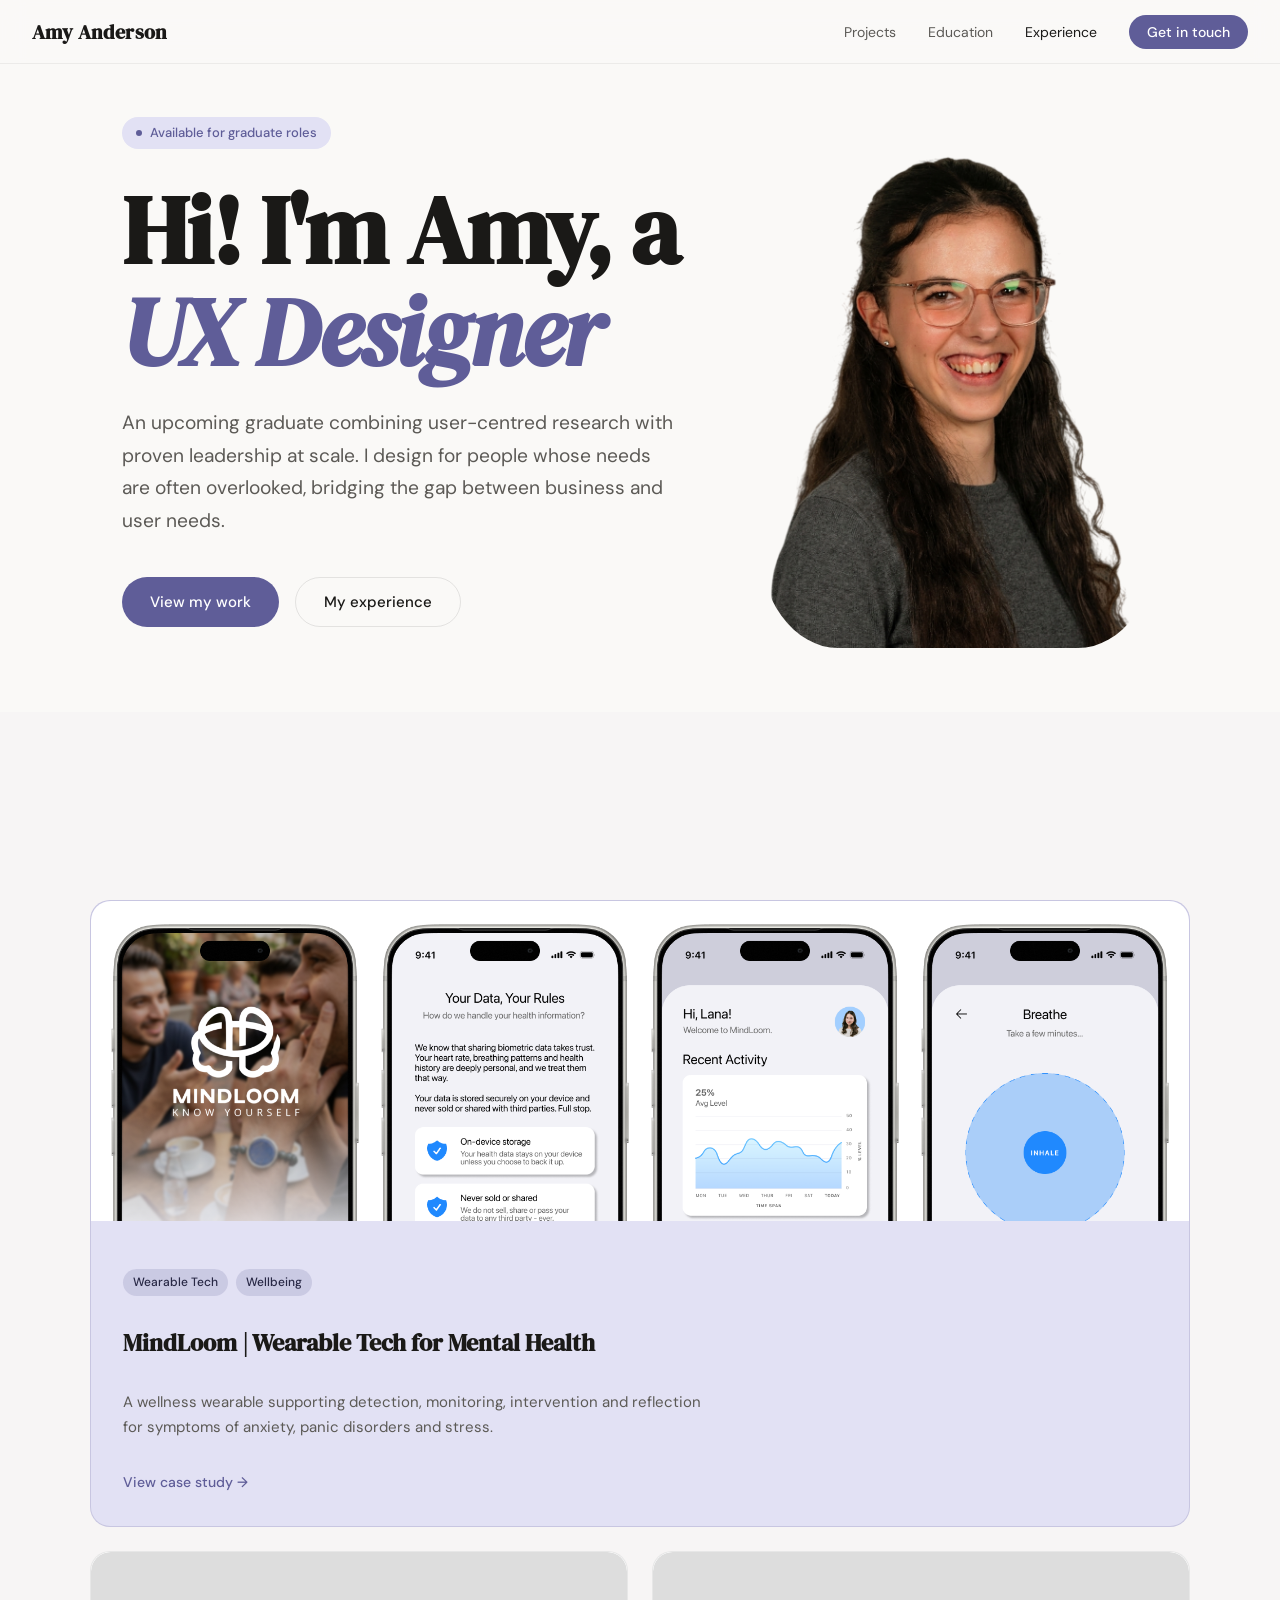
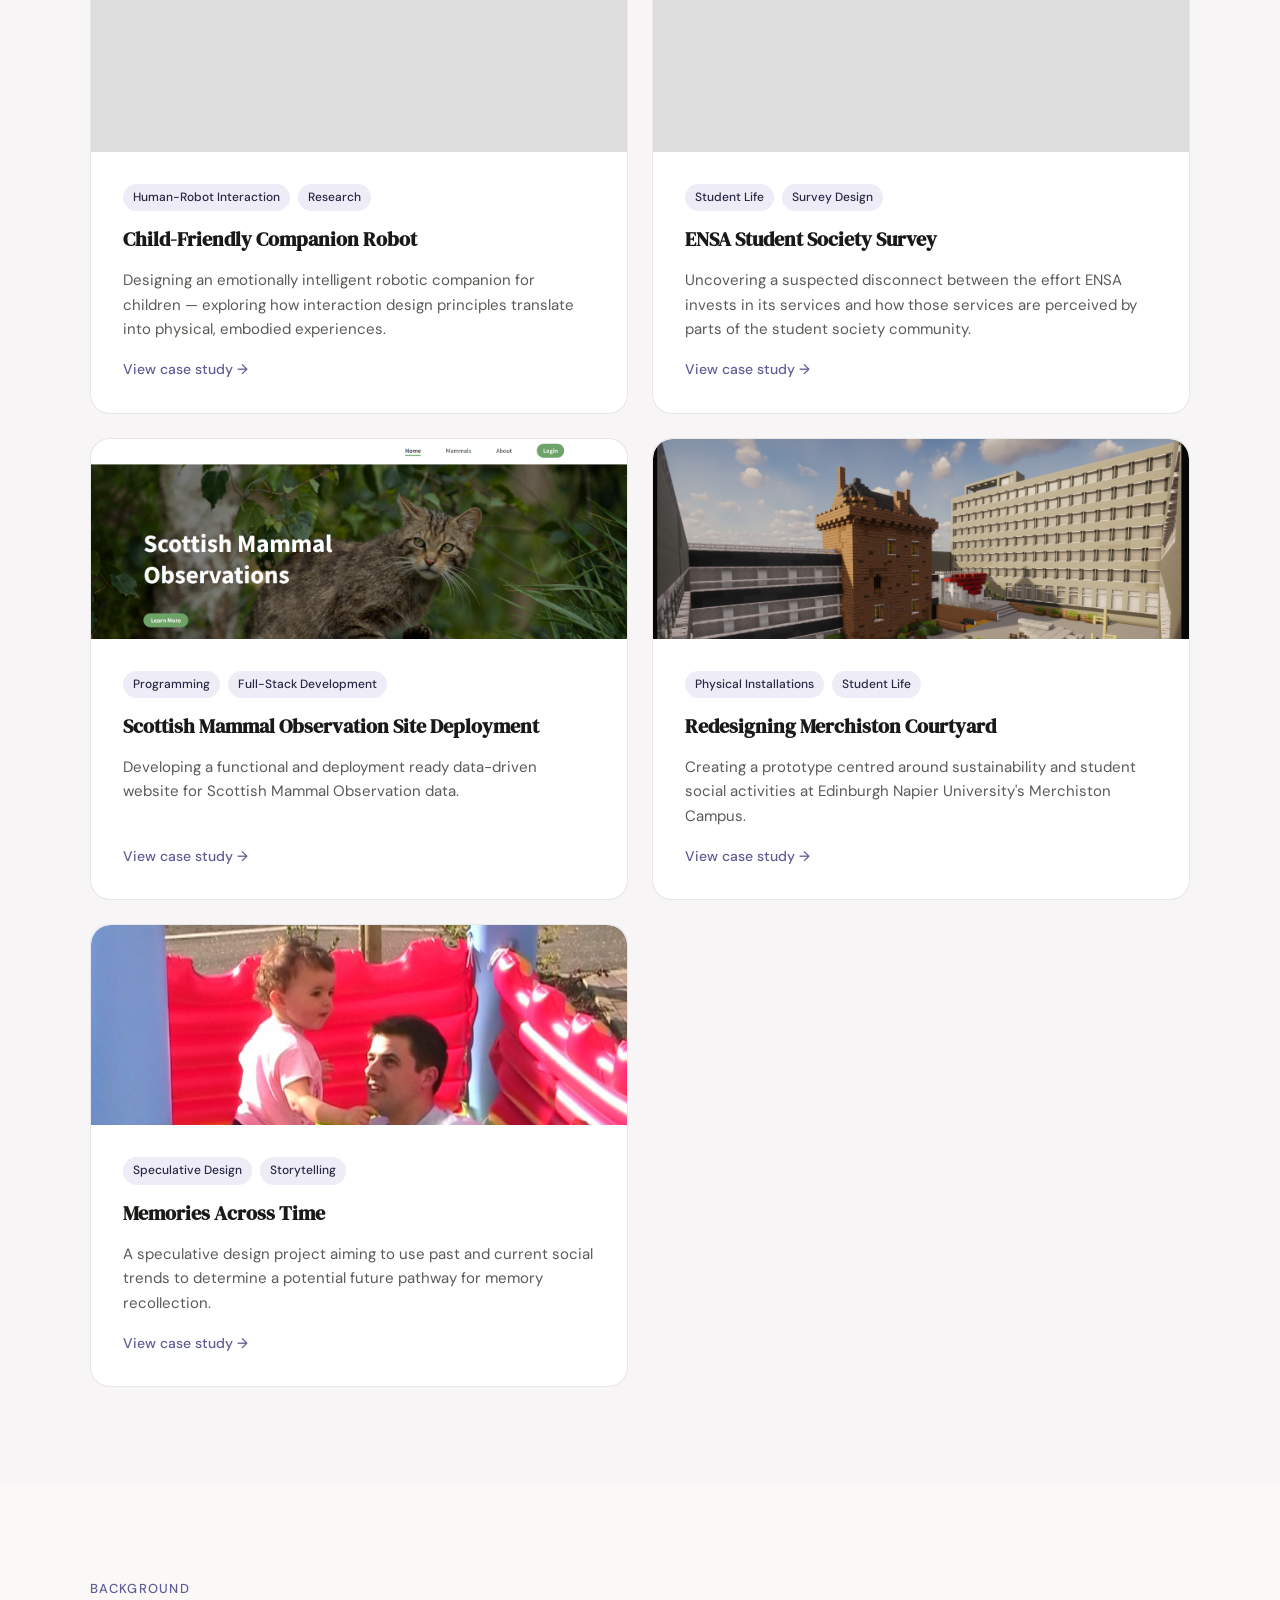
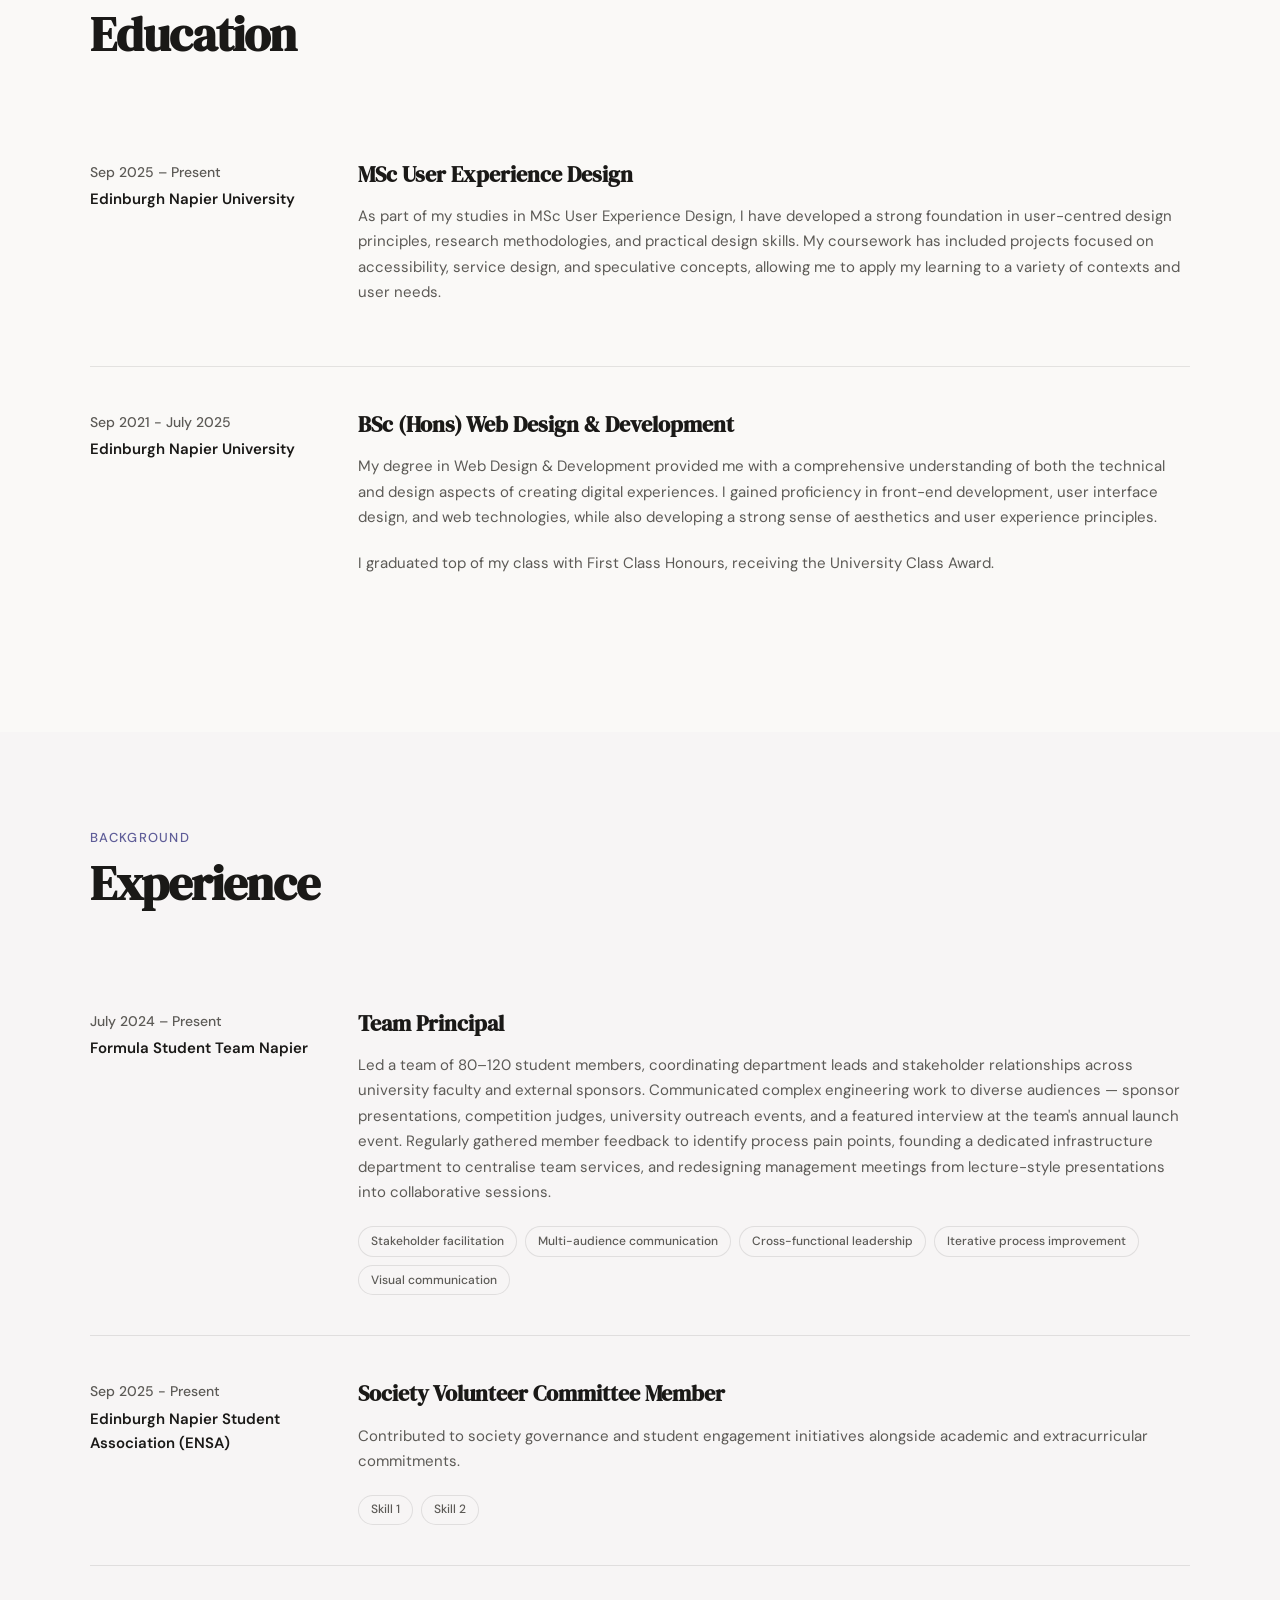
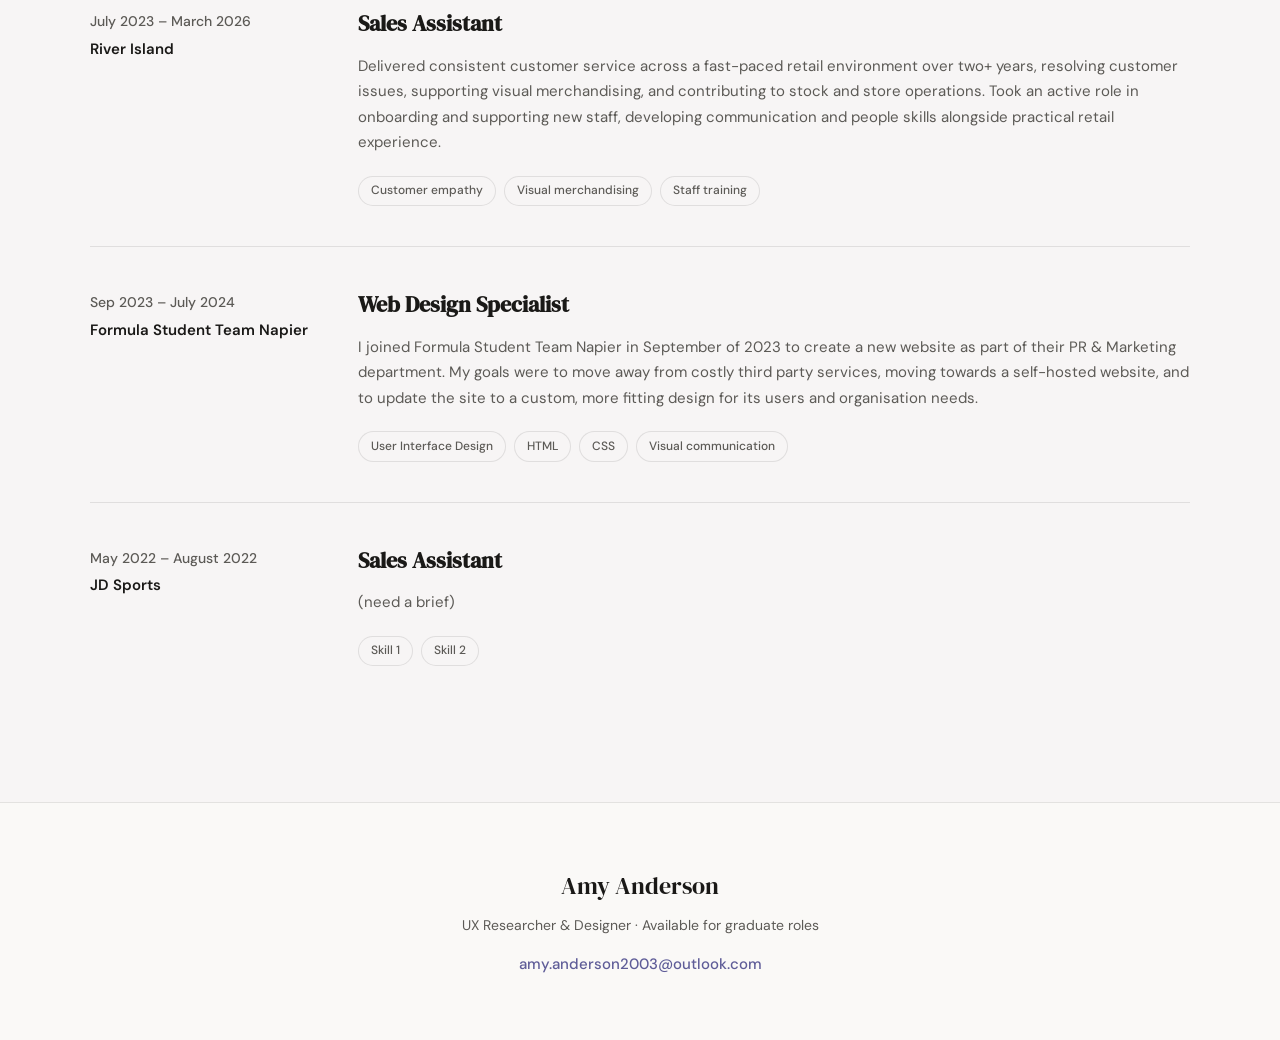
<file: index.html>
<!DOCTYPE html>
<html lang="en">
<head>
  <meta charset="UTF-8" />
  <meta name="viewport" content="width=device-width, initial-scale=1.0" />
  <title>Amy Anderson - UX Researcher & Designer</title>
  <link rel="icon" type="image/x-icon" href="images/favicon.png">
  <link rel="preconnect" href="https://fonts.googleapis.com" />
  <link rel="preconnect" href="https://fonts.gstatic.com" crossorigin />
  <link href="https://fonts.googleapis.com/css2?family=DM+Sans:ital,opsz,wght@0,9..40,300;0,9..40,400;0,9..40,500;0,9..40,600;1,9..40,300&family=DM+Serif+Display:ital@0;1&display=swap" rel="stylesheet" />
  <link rel="stylesheet" href="css/style.css" />
</head>
<body>

  <!-- NAV -->
  <nav class="nav">
    <a href="#" class="nav-logo">Amy Anderson</a>
    <ul class="nav-links">
      <li><a href="#projects">Projects</a></li>
	  <li><a href="#education">Education</a></li>
      <li><a href="#experience">Experience</a></li>
      <li><a href="mailto:amy.anderson2003@outlook.com" class="nav-cta">Get in touch</a></li>
    </ul>
  </nav>
  
  <main>
  <!-- HERO -->
  <section class="hero">
	<div class="hero-content">
		<div class="hero-tag">Available for graduate roles</div>
		<h1 class="hero-heading">
			<span class="hero-heading__intro">Hi! I'm Amy, a</span>
			<span class="hero-accent hero-heading__role">UX Designer</span>
		</h1>
		<p class="hero-sub">
			An upcoming graduate combining user-centred research with proven leadership at scale.
			I design for people whose needs are often overlooked, bridging the gap between business and user needs.
		</p>
		
		<div class="hero-actions">
			<a href="#projects" class="btn btn-primary">View my work</a>
			<a href="#experience" class="btn btn-ghost">My experience</a>
		</div>
	</div>
	<div class="hero-photo">
		<img src="images/headshot.png" alt="Amy Anderson Headshot - Photo credit @neddennimb" />
	</div>
  </section>

  <!-- PROJECTS -->
  <section class="section section--tinted" id="projects">
    <div class="section-header">
      <span class="section-label">Selected work</span>
      <h2 class="section-title">UX Projects</h2>
    </div>

    <div class="projects-grid">
	
	  <article class="project-card project-card--featured">
        <img src="images/main-image-mindloom.png" alt="MindLoom project thumbnail" class="project-card__image" />
        <div class="project-card__meta">
          <span class="project-tag">Wearable Tech</span>
          <span class="project-tag">Wellbeing</span>
        </div>
        <h3 class="project-card__title">MindLoom | Wearable Tech for Mental Health</h3>
        <p class="project-card__desc">
          A wellness wearable supporting detection, monitoring, intervention and reflection
          for symptoms of anxiety, panic disorders and stress.
        </p>
        <a href="project-mindloom.html" class="project-card__link">View case study →</a>
      </article>

      <article class="project-card">
        <img src="images/bg-no-image.png" alt="Child-Friendly Companion Robot project thumbnail" class="project-card__image" />
        <div class="project-card__meta">
          <span class="project-tag">Human-Robot Interaction</span>
          <span class="project-tag">Research</span>
        </div>
        <h3 class="project-card__title">Child-Friendly Companion Robot</h3>
        <p class="project-card__desc">
          Designing an emotionally intelligent robotic companion for children — exploring
          how interaction design principles translate into physical, embodied experiences.
        </p>
        <a href="project-child-friendly-companion-robot.html" class="project-card__link">View case study →</a>
      </article>
	  
      <article class="project-card">
        <img src="images/bg-no-image.png" alt="ENSA Student Society Survey project thumbnail" class="project-card__image" />
        <div class="project-card__meta">
          <span class="project-tag">Student Life</span>
          <span class="project-tag">Survey Design</span>
        </div>
        <h3 class="project-card__title">ENSA Student Society Survey</h3>
        <p class="project-card__desc">
          Uncovering a suspected disconnect between the effort ENSA invests in its services and how 
          those services are perceived by parts of the student society community.
        </p>
        <a href="project-ensa-student-society-survey.html" class="project-card__link">View case study →</a>
      </article>

      <article class="project-card">
        <img src="images/main-image-smo.png" alt="Scottish Mammal Observation Site Deployment project thumbnail" class="project-card__image" />
        <div class="project-card__meta">
          <span class="project-tag">Programming</span>
          <span class="project-tag">Full-Stack Development</span>
        </div>
        <h3 class="project-card__title">Scottish Mammal Observation Site Deployment</h3>
        <p class="project-card__desc">
          Developing a functional and deployment ready data-driven website for Scottish Mammal Observation data.
        </p>
        <a href="project-smo.html" class="project-card__link">View case study →</a>
      </article>

      <article class="project-card">
        <img src="images/merchiston-main-image.png" alt="Redesigning Merchiston Courtyard project thumbnail" class="project-card__image" />
        <div class="project-card__meta">
          <span class="project-tag">Physical Installations</span>
          <span class="project-tag">Student Life</span>
        </div>
        <h3 class="project-card__title">Redesigning Merchiston Courtyard</h3>
        <p class="project-card__desc">
          Creating a prototype centred around sustainability and student social activities at Edinburgh Napier 
          University's Merchiston Campus.
        </p>
        <a href="project-redesigning-merchiston-courtyard.html" class="project-card__link">View case study →</a>
      </article>

      <article class="project-card">
        <img src="images/memories-main-image.png" alt="Memories Across Time project thumbnail" class="project-card__image" />
        <div class="project-card__meta">
          <span class="project-tag">Speculative Design</span>
          <span class="project-tag">Storytelling</span>
        </div>
        <h3 class="project-card__title">Memories Across Time</h3>
        <p class="project-card__desc">
          A speculative design project aiming to use past and current social trends to determine a potential future pathway for
          memory recollection.
        </p>
        <a href="project-memories-across-time.html" class="project-card__link">View case study →</a>
      </article>
    </div>
  </section>
  
  <!-- EDUCATION -->
  <section class="section" id="education">
    <div class="section-header">
      <span class="section-label">Background</span>
      <h2 class="section-title">Education</h2>
    </div>

    <div class="experience-list">

      <div class="experience-item">
        <div class="experience-item__left">
          <span class="experience-year">Sep 2025 – Present</span>
          <span class="experience-org">Edinburgh Napier University</span>
        </div>
        <div class="experience-item__right">
          <h3 class="experience-title">MSc User Experience Design</h3>
          <p class="experience-desc">
            As part of my studies in MSc User Experience Design, I have developed a strong foundation in user-centred 
            design principles, research methodologies, and practical design skills. My coursework has included 
            projects focused on accessibility, service design, and speculative concepts, allowing me to apply my 
            learning to a variety of contexts and user needs.
          </p>
        </div>
      </div>
	  
	  <div class="experience-item">
        <div class="experience-item__left">
          <span class="experience-year">Sep 2021 - July 2025</span>
          <span class="experience-org">Edinburgh Napier University</span>
        </div>
        <div class="experience-item__right">
          <h3 class="experience-title">BSc (Hons) Web Design &amp; Development</h3>
          <p class="experience-desc">
            My degree in Web Design & Development provided me with a comprehensive understanding of both the technical 
            and design aspects of creating digital experiences. I gained proficiency in front-end development, 
            user interface design, and web technologies, while also developing a strong sense of aesthetics and user 
            experience principles.
          </p>
          <p class="experience-desc">
            I graduated top of my class with First Class Honours, receiving the University Class Award.
          </p>
        </div>
      </div>
  </section>

  <!-- EXPERIENCE -->
  <section class="section section--tinted" id="experience">
    <div class="section-header">
      <span class="section-label">Background</span>
      <h2 class="section-title">Experience</h2>
    </div>

    <div class="experience-list">

      <div class="experience-item">
        <div class="experience-item__left">
          <span class="experience-year">July 2024 – Present</span>
          <span class="experience-org">Formula Student Team Napier</span>
        </div>
        <div class="experience-item__right">
          <h3 class="experience-title">Team Principal</h3>
          <p class="experience-desc">
            Led a team of 80–120 student members, coordinating department leads and
            stakeholder relationships across university faculty and external sponsors.
            Communicated complex engineering work to diverse audiences — sponsor
            presentations, competition judges, university outreach events, and a
            featured interview at the team's annual launch event. Regularly gathered
            member feedback to identify process pain points, founding a dedicated
            infrastructure department to centralise team services, and redesigning
            management meetings from lecture-style presentations into collaborative
            sessions.
          </p>
          <div class="experience-skills">
            <span class="skill-pill">Stakeholder facilitation</span>
            <span class="skill-pill">Multi-audience communication</span>
            <span class="skill-pill">Cross-functional leadership</span>
            <span class="skill-pill">Iterative process improvement</span>
            <span class="skill-pill">Visual communication</span>
          </div>
        </div>
      </div>
	  
	  <div class="experience-item">
        <div class="experience-item__left">
          <span class="experience-year">Sep 2025 - Present</span>
          <span class="experience-org">Edinburgh Napier Student Association (ENSA)</span>
        </div>
        <div class="experience-item__right">
          <h3 class="experience-title">Society Volunteer Committee Member</h3>
          <p class="experience-desc">
            Contributed to society governance and student engagement initiatives
            alongside academic and extracurricular commitments.
          </p>
		  <div class="experience-skills">
            <span class="skill-pill">Skill 1</span>
            <span class="skill-pill">Skill 2</span>
          </div>
        </div>
      </div>

      <div class="experience-item">
        <div class="experience-item__left">
          <span class="experience-year">July 2023 – March 2026</span>
          <span class="experience-org">River Island</span>
        </div>
        <div class="experience-item__right">
          <h3 class="experience-title">Sales Assistant</h3>
          <p class="experience-desc">
            Delivered consistent customer service across a fast-paced retail environment 
			over two+ years, resolving customer issues, supporting visual merchandising, 
			and contributing to stock and store operations. Took an active role in onboarding 
			and supporting new staff, developing communication and people skills alongside 
			practical retail experience.
          </p>
          <div class="experience-skills">
            <span class="skill-pill">Customer empathy</span>
            <span class="skill-pill">Visual merchandising</span>
            <span class="skill-pill">Staff training</span>
          </div>
        </div>
      </div>
	  
	  <div class="experience-item">
        <div class="experience-item__left">
          <span class="experience-year">Sep 2023 – July 2024</span>
          <span class="experience-org">Formula Student Team Napier</span>
        </div>
        <div class="experience-item__right">
          <h3 class="experience-title">Web Design Specialist</h3>
          <p class="experience-desc">
            I joined Formula Student Team Napier in September of 2023 to create a new 
			website as part of their PR & Marketing department. My goals were to move 
			away from costly third party services, moving towards a self-hosted website, 
			and to update the site to a custom, more fitting design for its users and 
			organisation needs.
          </p>
          <div class="experience-skills">
            <span class="skill-pill">User Interface Design</span>
            <span class="skill-pill">HTML</span>
            <span class="skill-pill">CSS</span>
            <span class="skill-pill">Visual communication</span>
          </div>
        </div>
      </div>
	  
	  <div class="experience-item">
        <div class="experience-item__left">
          <span class="experience-year">May 2022 – August 2022</span>
          <span class="experience-org">JD Sports</span>
        </div>
        <div class="experience-item__right">
          <h3 class="experience-title">Sales Assistant</h3>
          <p class="experience-desc">
            (need a brief)
          </p>
          <div class="experience-skills">
            <span class="skill-pill">Skill 1</span>
            <span class="skill-pill">Skill 2</span>
          </div>
        </div>
      </div>

    </div>
  </section>
  </main>
  <!-- FOOTER -->
  <footer class="footer">
    <p class="footer-name">Amy Anderson</p>
    <p class="footer-sub">UX Researcher & Designer · Available for graduate roles</p>
    <a href="mailto:amy.anderson2003@outlook.com" class="footer-email">amy.anderson2003@outlook.com</a>
  </footer>

  <script src="js/main.js"></script>
</body>
</html>
</file>
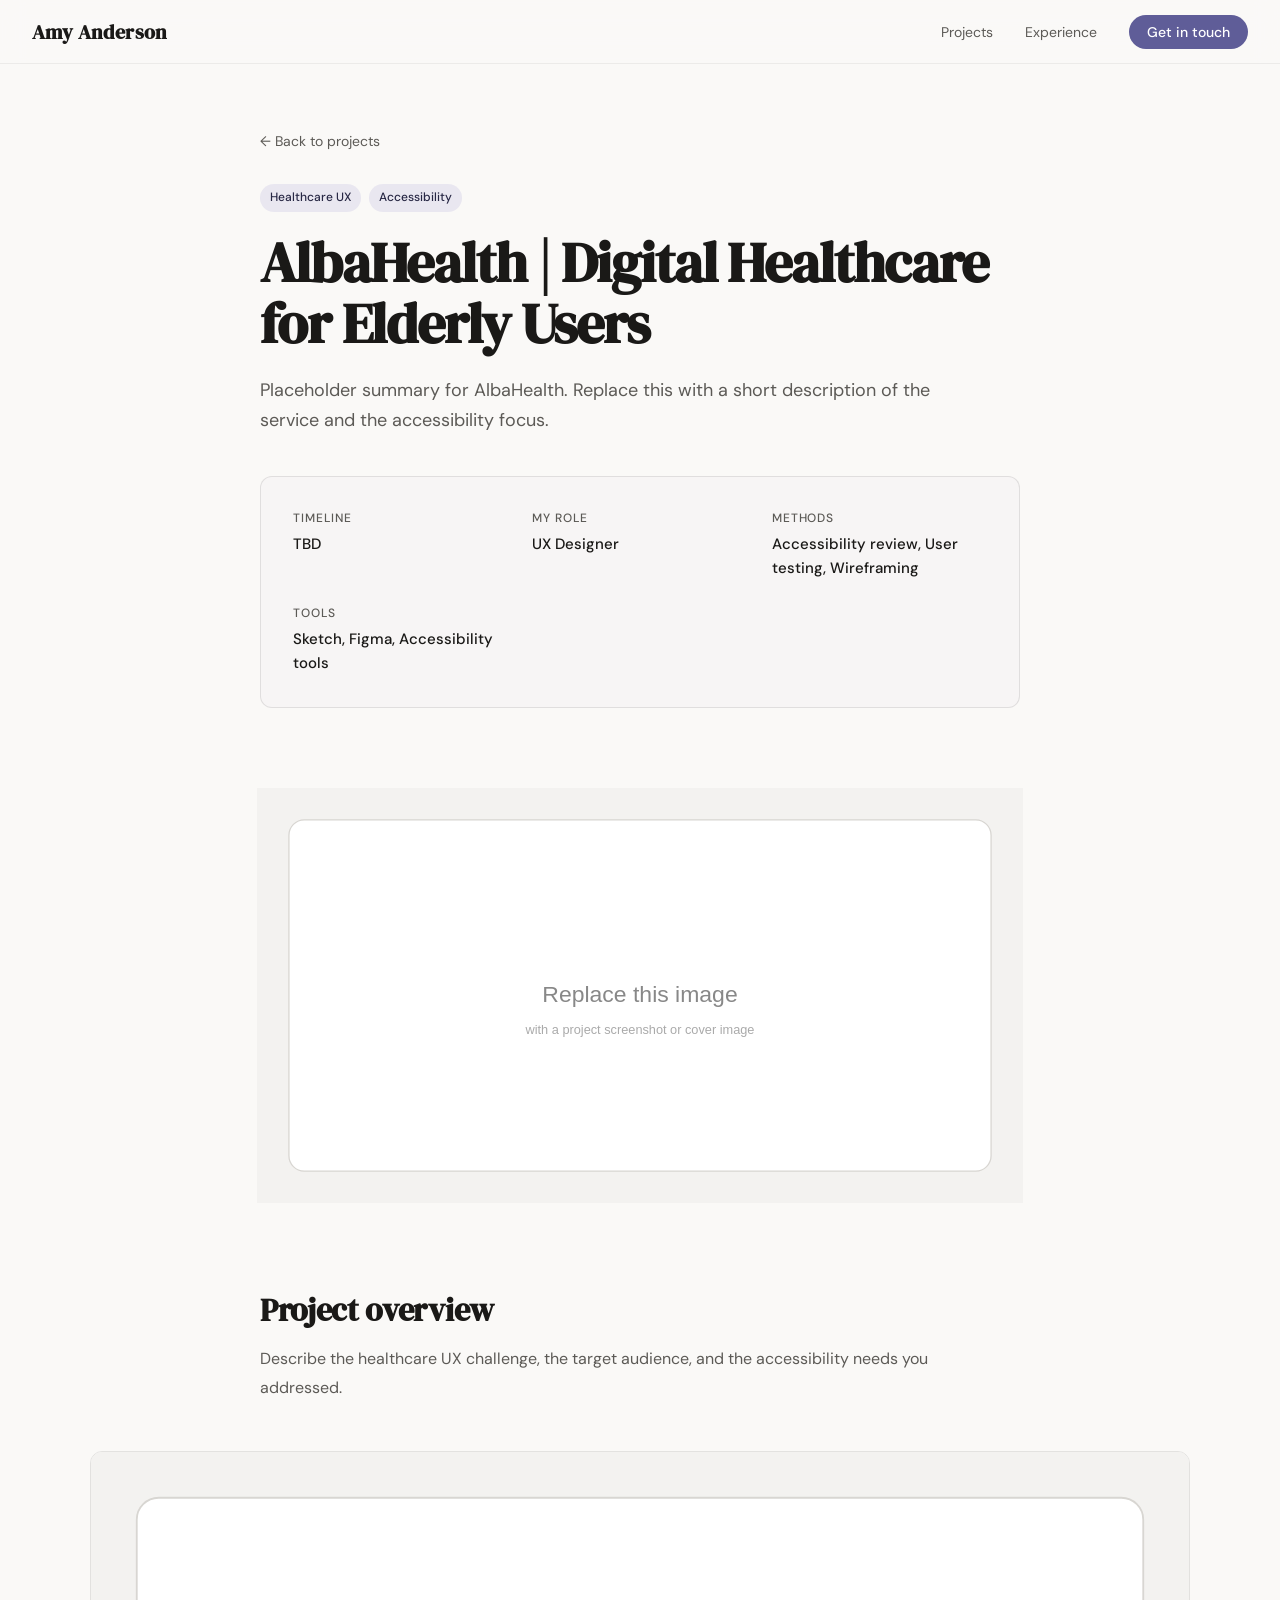
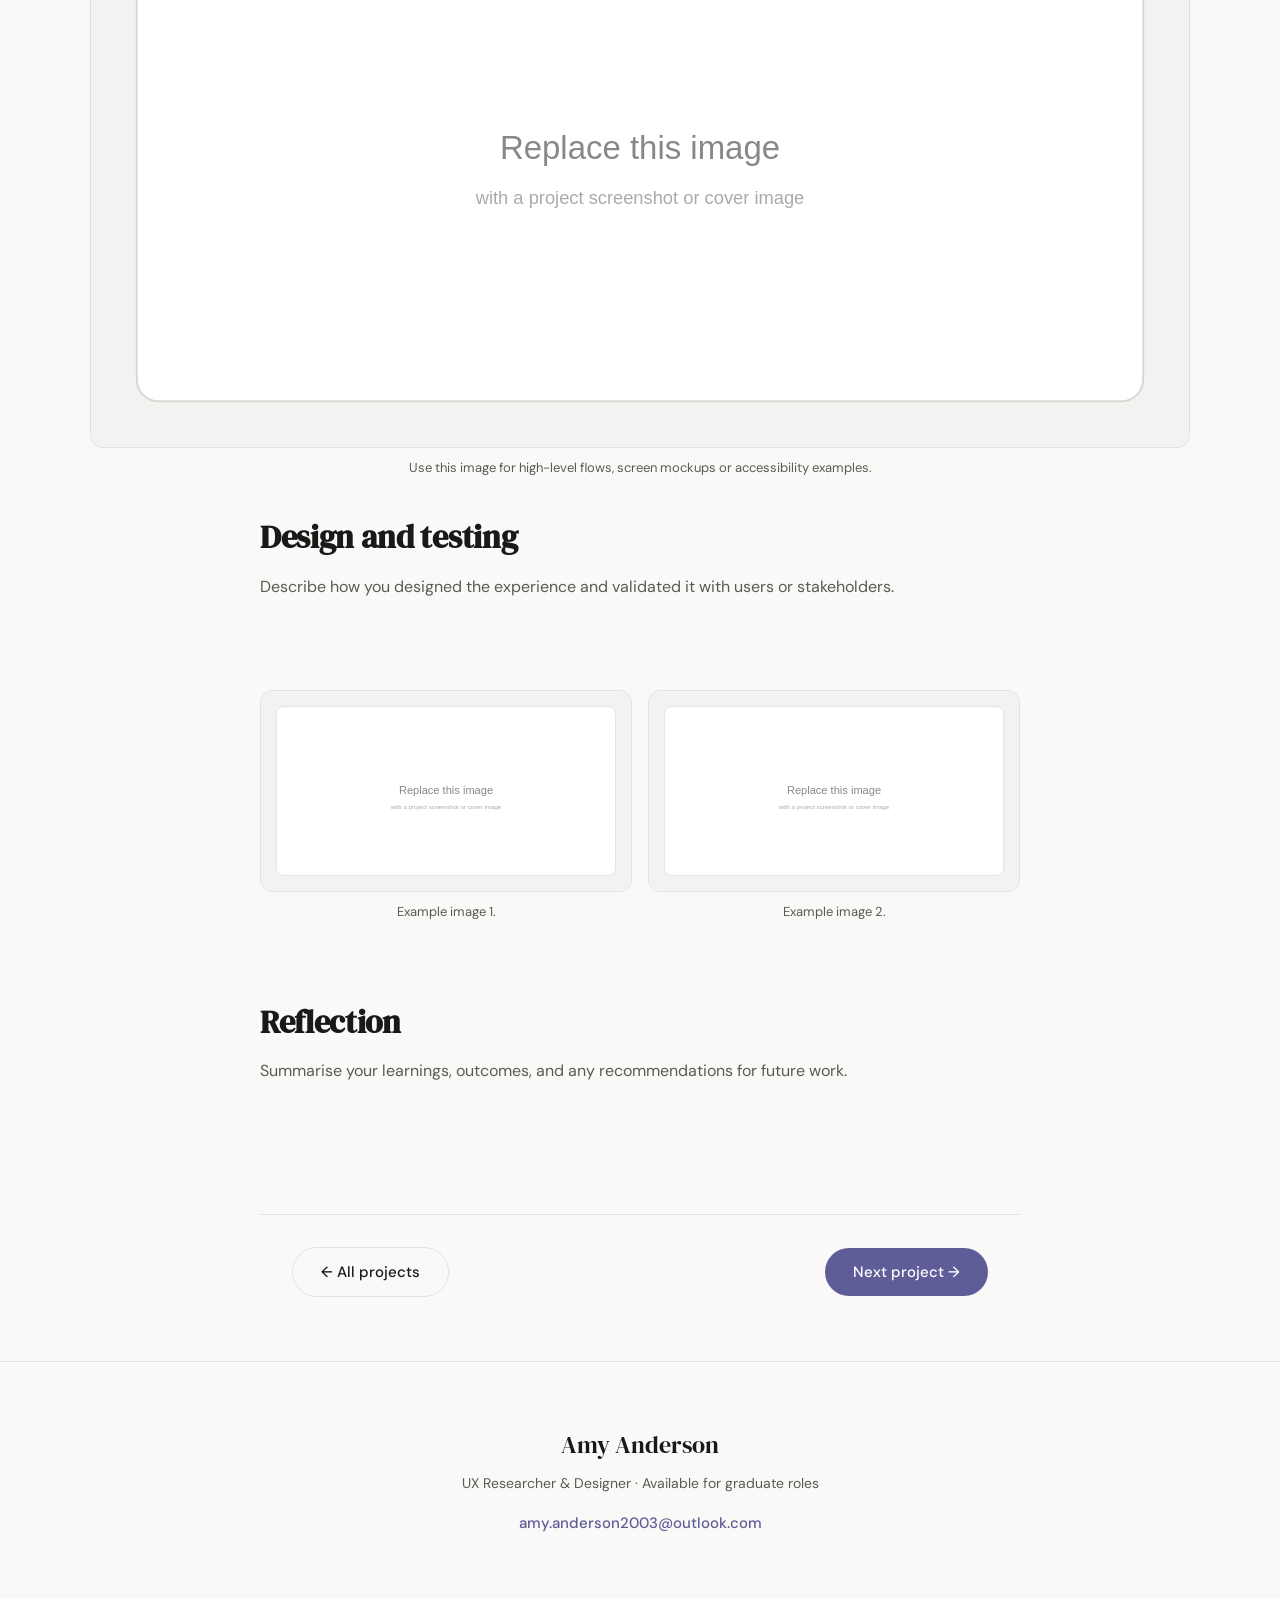
<file: project-albahealth.html>
<!DOCTYPE html>
<html lang="en">
<head>
  <meta charset="UTF-8" />
  <meta name="viewport" content="width=device-width, initial-scale=1.0" />
  <title>Amy Anderson – AlbaHealth</title>
  <link rel="icon" type="image/x-icon" href="images/favicon.png">
  <link rel="preconnect" href="https://fonts.googleapis.com" />
  <link rel="preconnect" href="https://fonts.gstatic.com" crossorigin />
  <link href="https://fonts.googleapis.com/css2?family=DM+Sans:ital,opsz,wght@0,9..40,300;0,9..40,400;0,9..40,500;0,9..40,600;1,9..40,300&family=DM+Serif+Display:ital@0;1&display=swap" rel="stylesheet" />
  <link rel="stylesheet" href="css/style.css" />
  <link rel="stylesheet" href="css/project.css" />
</head>
<body>

  <!-- NAV -->
  <nav class="nav">
    <a href="index.html" class="nav-logo">Amy Anderson</a>
    <ul class="nav-links">
      <li><a href="index.html#projects">Projects</a></li>
      <li><a href="index.html#experience">Experience</a></li>
      <li><a href="mailto:amy.anderson2003@outlook.com" class="nav-cta">Get in touch</a></li>
    </ul>
  </nav>

  <!-- PROJECT HERO -->
  <header class="project-hero">
    <div class="project-hero__inner">
      <a href="index.html#projects" class="project-back">← Back to projects</a>
      <div class="project-hero__tags">
        <span class="project-tag">Healthcare UX</span>
        <span class="project-tag">Accessibility</span>
      </div>
      <h1 class="project-hero__title">AlbaHealth | Digital Healthcare for Elderly Users</h1>
      <p class="project-hero__summary">
        Placeholder summary for AlbaHealth. Replace this with a short description of the service and the accessibility focus.
      </p>
      <div class="project-hero__meta">
        <div class="project-meta-item">
          <span class="project-meta-label">Timeline</span>
          <span class="project-meta-value">TBD</span>
        </div>
        <div class="project-meta-item">
          <span class="project-meta-label">My role</span>
          <span class="project-meta-value">UX Designer</span>
        </div>
        <div class="project-meta-item">
          <span class="project-meta-label">Methods</span>
          <span class="project-meta-value">Accessibility review, User testing, Wireframing</span>
        </div>
        <div class="project-meta-item">
          <span class="project-meta-label">Tools</span>
          <span class="project-meta-value">Sketch, Figma, Accessibility tools</span>
        </div>
      </div>
    </div>
  </header>

  <!-- PROJECT COVER -->
  <div class="project-cover">
    <img src="images/placeholder.svg" alt="Placeholder project cover image" />
  </div>

  <!-- MAIN CONTENT -->
  <main class="project-body">
    <div class="project-body__inner">
      <section class="project-section">
        <h2 class="project-h2">Project overview</h2>
        <p>Describe the healthcare UX challenge, the target audience, and the accessibility needs you addressed.</p>
      </section>

      <figure class="project-figure project-figure--full">
        <img src="images/placeholder.svg" alt="Placeholder full-width image" />
        <figcaption>Use this image for high-level flows, screen mockups or accessibility examples.</figcaption>
      </figure>

      <section class="project-section">
        <h2 class="project-h2">Design and testing</h2>
        <p>Describe how you designed the experience and validated it with users or stakeholders.</p>
      </section>

      <div class="project-figures-grid">
        <figure class="project-figure">
          <img src="images/placeholder.svg" alt="Placeholder image" />
          <figcaption>Example image 1.</figcaption>
        </figure>
        <figure class="project-figure">
          <img src="images/placeholder.svg" alt="Placeholder image" />
          <figcaption>Example image 2.</figcaption>
        </figure>
      </div>

      <section class="project-section">
        <h2 class="project-h2">Reflection</h2>
        <p>Summarise your learnings, outcomes, and any recommendations for future work.</p>
      </section>
    </div>
  </main>

  <div class="project-nav-footer">
    <a href="index.html#projects" class="btn btn-ghost">← All projects</a>
    <a href="project-ensa-student-society-survey.html" class="btn btn-primary">Next project →</a>
  </div>

  <footer class="footer">
    <p class="footer-name">Amy Anderson</p>
    <p class="footer-sub">UX Researcher & Designer · Available for graduate roles</p>
    <a href="mailto:amy.anderson2003@outlook.com" class="footer-email">amy.anderson2003@outlook.com</a>
  </footer>

  <script src="../js/main.js"></script>
</body>
</html>
</file>
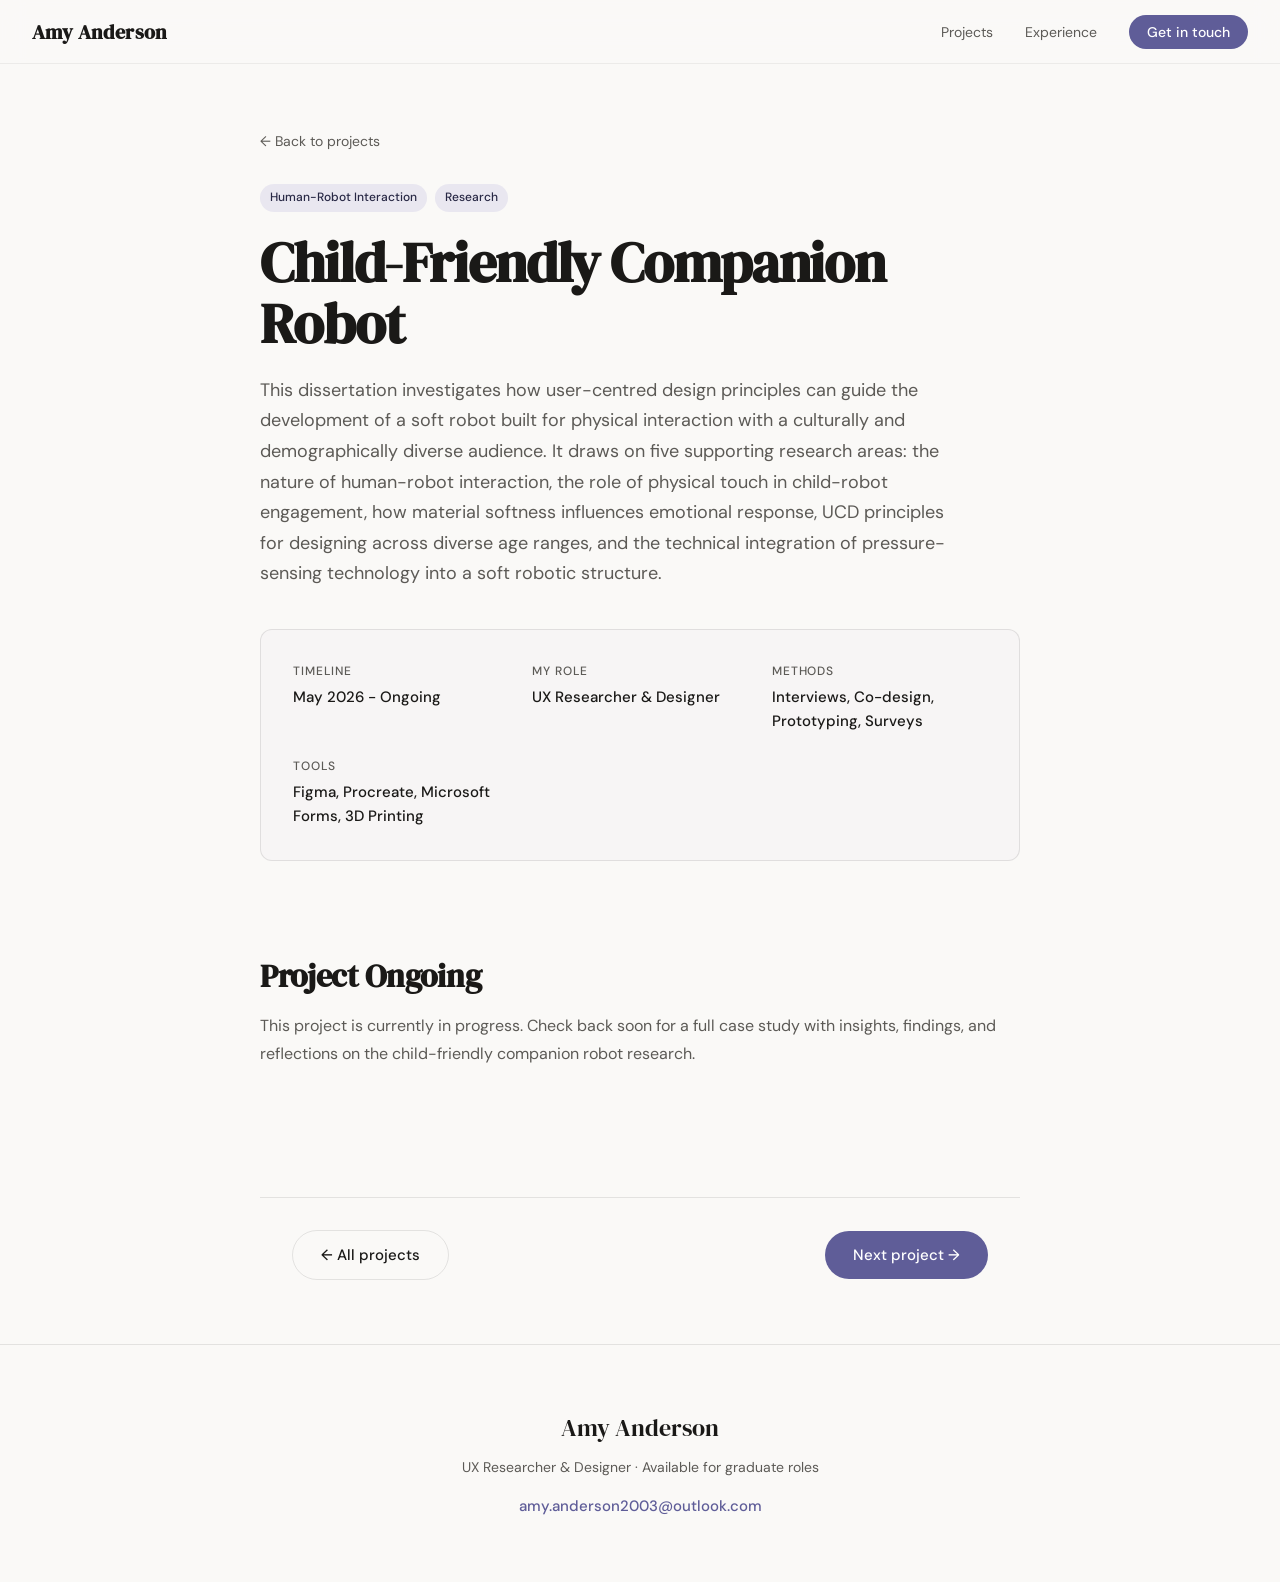
<file: project-child-friendly-companion-robot.html>
<!DOCTYPE html>
<html lang="en">
<head>
  <meta charset="UTF-8" />
  <meta name="viewport" content="width=device-width, initial-scale=1.0" />
  <title>Amy Anderson – Child-Friendly Companion Robot</title>
  <link rel="icon" type="image/x-icon" href="images/favicon.png">
  <link rel="preconnect" href="https://fonts.googleapis.com" />
  <link rel="preconnect" href="https://fonts.gstatic.com" crossorigin />
  <link href="https://fonts.googleapis.com/css2?family=DM+Sans:ital,opsz,wght@0,9..40,300;0,9..40,400;0,9..40,500;0,9..40,600;1,9..40,300&family=DM+Serif+Display:ital@0;1&display=swap" rel="stylesheet" />
  <link rel="stylesheet" href="css/style.css" />
  <link rel="stylesheet" href="css/project.css" />
</head>
<body>

  <!-- NAV -->
  <nav class="nav">
    <a href="index.html" class="nav-logo">Amy Anderson</a>
    <ul class="nav-links">
      <li><a href="index.html#projects">Projects</a></li>
      <li><a href="index.html#experience">Experience</a></li>
      <li><a href="mailto:amy.anderson2003@outlook.com" class="nav-cta">Get in touch</a></li>
    </ul>
  </nav>

  <!-- PROJECT HERO -->
  <header class="project-hero">
    <div class="project-hero__inner">
      <a href="index.html#projects" class="project-back">← Back to projects</a>
      <div class="project-hero__tags">
        <span class="project-tag">Human-Robot Interaction</span>
        <span class="project-tag">Research</span>
      </div>
      <h1 class="project-hero__title">Child-Friendly Companion Robot</h1>
      <p class="project-hero__summary">
        This dissertation investigates how user-centred design principles can guide the development of a soft robot 
        built for physical interaction with a culturally and demographically diverse audience. It draws on five 
        supporting research areas: the nature of human-robot interaction, the role of physical touch in child-robot 
        engagement, how material softness influences emotional response, UCD principles for designing across diverse 
        age ranges, and the technical integration of pressure-sensing technology into a soft robotic structure.
      </p>
      <div class="project-hero__meta">
        <div class="project-meta-item">
          <span class="project-meta-label">Timeline</span>
          <span class="project-meta-value">May 2026 - Ongoing</span>
        </div>
        <div class="project-meta-item">
          <span class="project-meta-label">My role</span>
          <span class="project-meta-value">UX Researcher & Designer</span>
        </div>
        <div class="project-meta-item">
          <span class="project-meta-label">Methods</span>
          <span class="project-meta-value">Interviews, Co-design, Prototyping, Surveys</span>
        </div>
        <div class="project-meta-item">
          <span class="project-meta-label">Tools</span>
          <span class="project-meta-value">Figma, Procreate, Microsoft Forms, 3D Printing</span>
        </div>
      </div>
    </div>
  </header>

  <!-- MAIN CONTENT -->
  <main class="project-body">
    <div class="project-body__inner">
      <section class="project-section">
        <h2 class="project-h2">Project Ongoing</h2>
        <p>This project is currently in progress. Check back soon for a full case study with insights, findings, and reflections on the child-friendly companion robot research.</p>
      </section>
    </div>
  </main>

  <div class="project-nav-footer">
    <a href="index.html#projects" class="btn btn-ghost">← All projects</a>
    <a href="project-mental-health-education-platform.html" class="btn btn-primary">Next project →</a>
  </div>

  <footer class="footer">
    <p class="footer-name">Amy Anderson</p>
    <p class="footer-sub">UX Researcher & Designer · Available for graduate roles</p>
    <a href="mailto:amy.anderson2003@outlook.com" class="footer-email">amy.anderson2003@outlook.com</a>
  </footer>

  <script src="../js/main.js"></script>
</body>
</html>
</file>
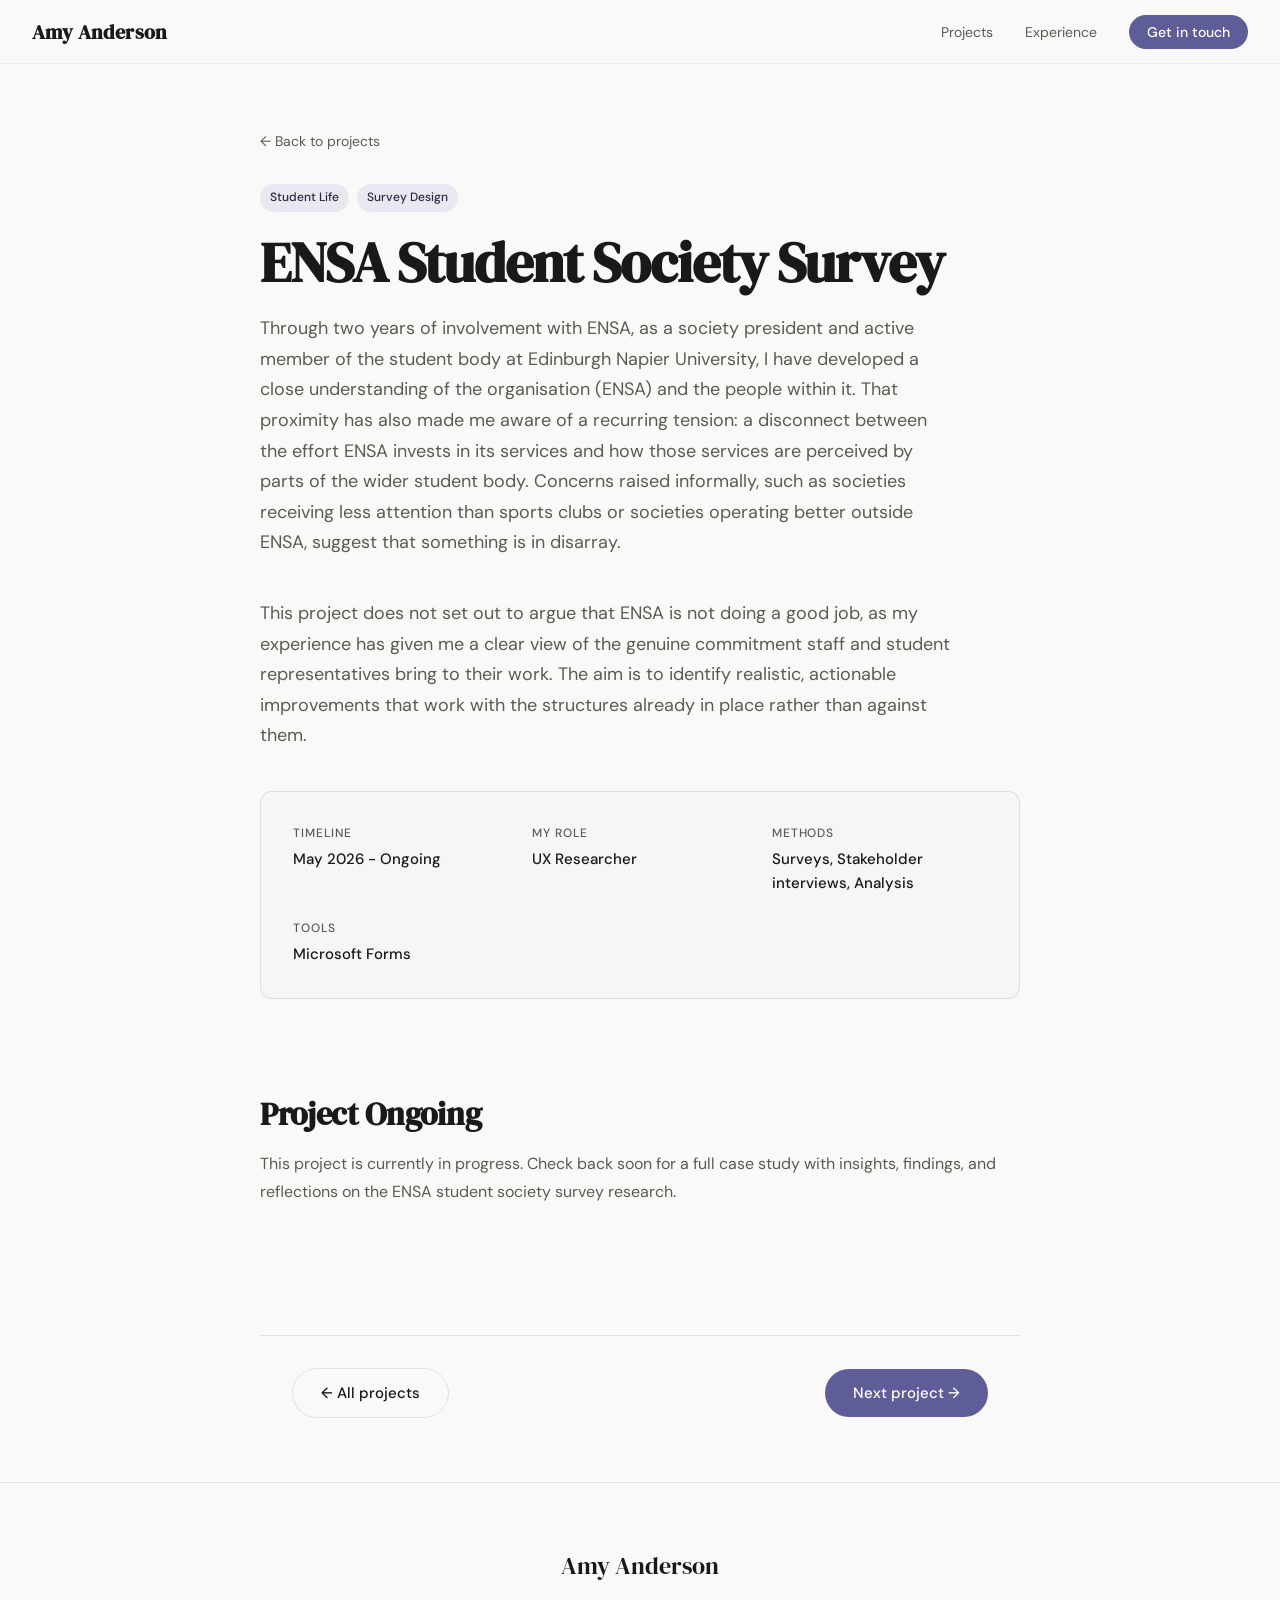
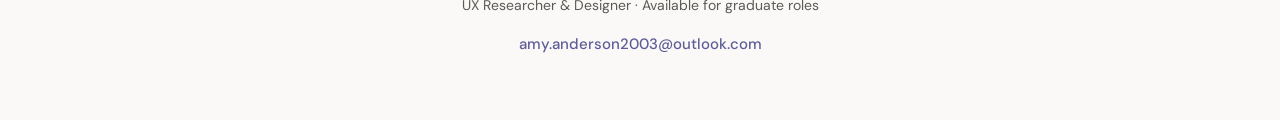
<file: project-ensa-student-society-survey.html>
<!DOCTYPE html>
<html lang="en">
<head>
  <meta charset="UTF-8" />
  <meta name="viewport" content="width=device-width, initial-scale=1.0" />
  <title>Amy Anderson – ENSA Student Society Survey</title>
  <link rel="icon" type="image/x-icon" href="images/favicon.png">
  <link rel="preconnect" href="https://fonts.googleapis.com" />
  <link rel="preconnect" href="https://fonts.gstatic.com" crossorigin />
  <link href="https://fonts.googleapis.com/css2?family=DM+Sans:ital,opsz,wght@0,9..40,300;0,9..40,400;0,9..40,500;0,9..40,600;1,9..40,300&family=DM+Serif+Display:ital@0;1&display=swap" rel="stylesheet" />
  <link rel="stylesheet" href="css/style.css" />
  <link rel="stylesheet" href="css/project.css" />
</head>
<body>

  <!-- NAV -->
  <nav class="nav">
    <a href="index.html" class="nav-logo">Amy Anderson</a>
    <ul class="nav-links">
      <li><a href="index.html#projects">Projects</a></li>
      <li><a href="index.html#experience">Experience</a></li>
      <li><a href="mailto:amy.anderson2003@outlook.com" class="nav-cta">Get in touch</a></li>
    </ul>
  </nav>

  <!-- PROJECT HERO -->
  <header class="project-hero">
    <div class="project-hero__inner">
      <a href="index.html#projects" class="project-back">← Back to projects</a>
      <div class="project-hero__tags">
        <span class="project-tag">Student Life</span>
        <span class="project-tag">Survey Design</span>
      </div>
      <h1 class="project-hero__title">ENSA Student Society Survey</h1>
      <p class="project-hero__summary">
        Through two years of involvement with ENSA, as a society president and active member of the student body at 
        Edinburgh Napier University, I have developed a close understanding of the organisation (ENSA) and the people 
        within it. That proximity has also made me aware of a recurring tension: a disconnect between the effort ENSA 
        invests in its services and how those services are perceived by parts of the wider student body. Concerns 
        raised informally, such as societies receiving less attention than sports clubs or societies operating better 
        outside ENSA, suggest that something is in disarray.
      </p>
      <p class="project-hero__summary">
        This project does not set out to argue that ENSA is not doing a good job, as my experience has given me a 
        clear view of the genuine commitment staff and student representatives bring to their work. The aim is to 
        identify realistic, actionable improvements that work with the structures already in place rather than against them.
      </p>
      <div class="project-hero__meta">
        <div class="project-meta-item">
          <span class="project-meta-label">Timeline</span>
          <span class="project-meta-value">May 2026 - Ongoing</span>
        </div>
        <div class="project-meta-item">
          <span class="project-meta-label">My role</span>
          <span class="project-meta-value">UX Researcher</span>
        </div>
        <div class="project-meta-item">
          <span class="project-meta-label">Methods</span>
          <span class="project-meta-value">Surveys, Stakeholder interviews, Analysis</span>
        </div>
        <div class="project-meta-item">
          <span class="project-meta-label">Tools</span>
          <span class="project-meta-value">Microsoft Forms</span>
        </div>
      </div>
    </div>
  </header>

  <!-- MAIN CONTENT -->
  <main class="project-body">
    <div class="project-body__inner">
      <section class="project-section">
        <h2 class="project-h2">Project Ongoing</h2>
        <p>This project is currently in progress. Check back soon for a full case study with insights, findings, and reflections on the ENSA student society survey research.</p>
      </section>
    </div>
  </main>

  <div class="project-nav-footer">
    <a href="index.html#projects" class="btn btn-ghost">← All projects</a>
    <a href="project-professional-website-evaluation.html" class="btn btn-primary">Next project →</a>
  </div>

  <footer class="footer">
    <p class="footer-name">Amy Anderson</p>
    <p class="footer-sub">UX Researcher & Designer · Available for graduate roles</p>
    <a href="mailto:amy.anderson2003@outlook.com" class="footer-email">amy.anderson2003@outlook.com</a>
  </footer>

  <script src="../js/main.js"></script>
</body>
</html>
</file>
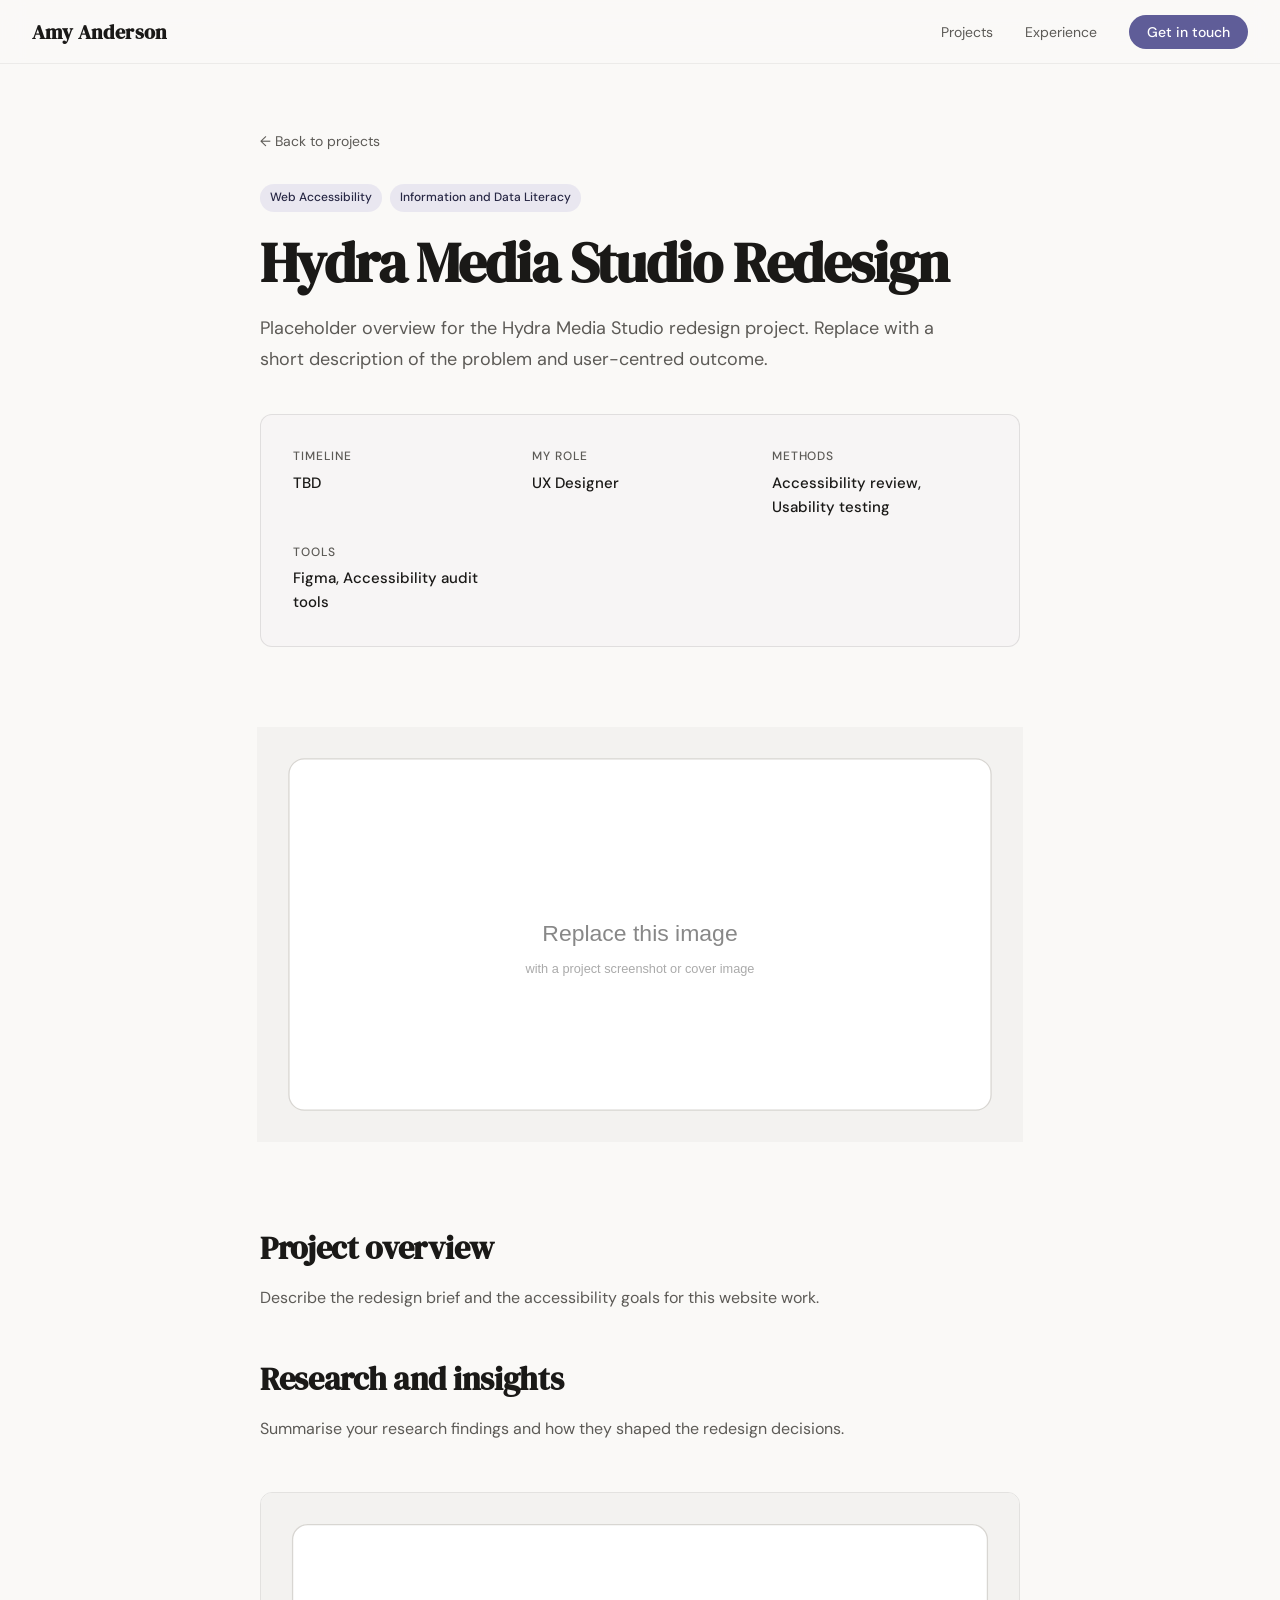
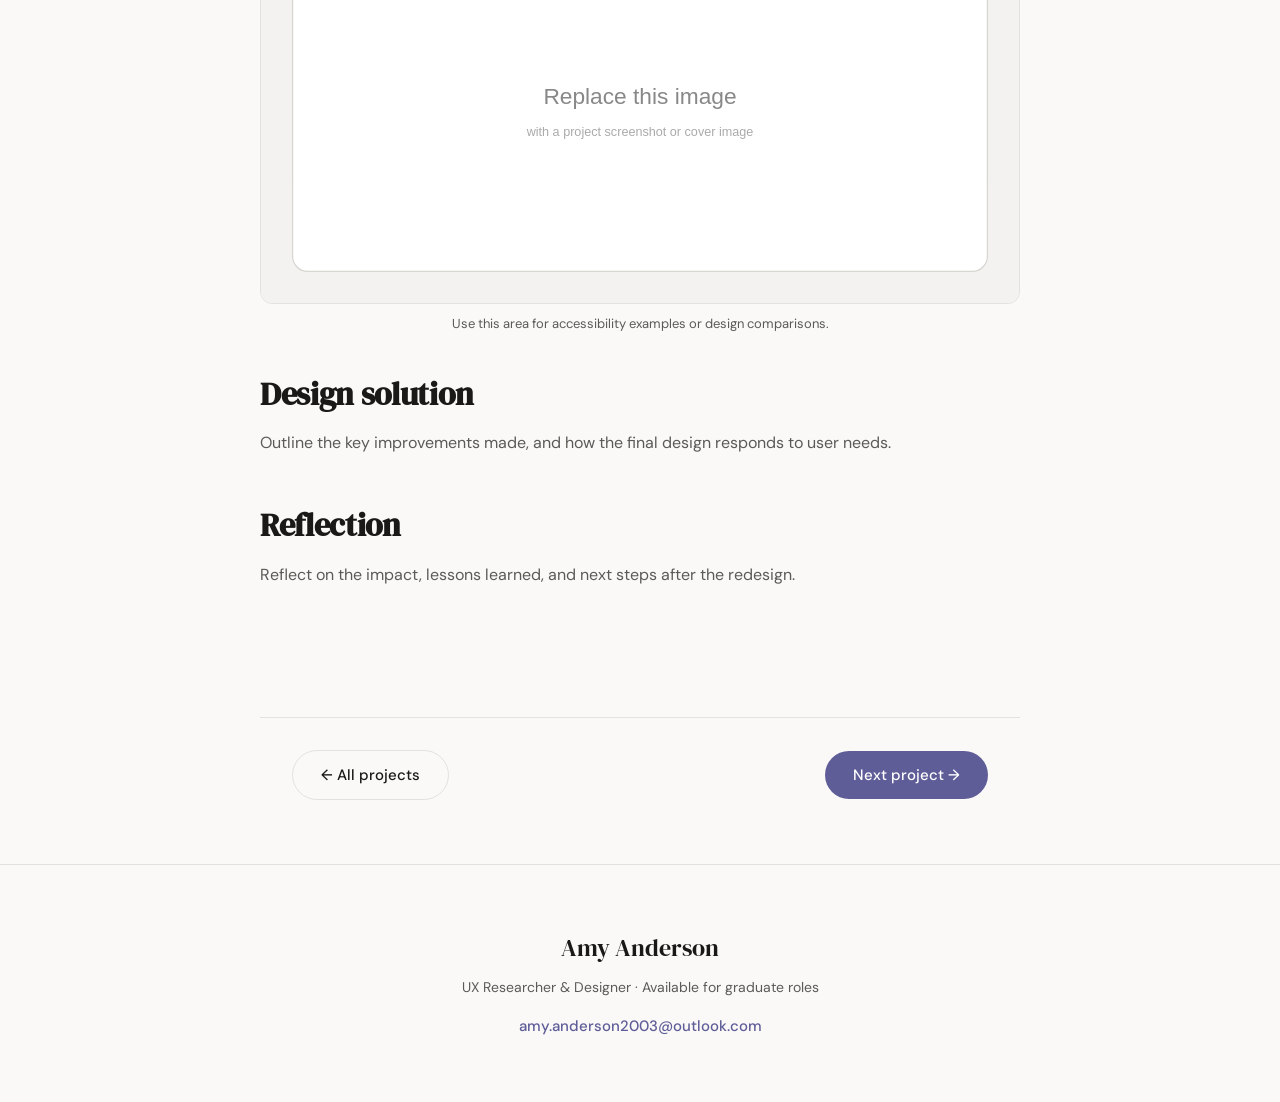
<file: project-hydra-media-studio-redesign.html>
<!DOCTYPE html>
<html lang="en">
<head>
  <meta charset="UTF-8" />
  <meta name="viewport" content="width=device-width, initial-scale=1.0" />
  <title>Amy Anderson – Hydra Media Studio Redesign</title>
  <link rel="icon" type="image/x-icon" href="images/favicon.png">
  <link rel="preconnect" href="https://fonts.googleapis.com" />
  <link rel="preconnect" href="https://fonts.gstatic.com" crossorigin />
  <link href="https://fonts.googleapis.com/css2?family=DM+Sans:ital,opsz,wght@0,9..40,300;0,9..40,400;0,9..40,500;0,9..40,600;1,9..40,300&family=DM+Serif+Display:ital@0;1&display=swap" rel="stylesheet" />
  <link rel="stylesheet" href="css/style.css" />
  <link rel="stylesheet" href="css/project.css" />
</head>
<body>

  <!-- NAV -->
  <nav class="nav">
    <a href="index.html" class="nav-logo">Amy Anderson</a>
    <ul class="nav-links">
      <li><a href="index.html#projects">Projects</a></li>
      <li><a href="index.html#experience">Experience</a></li>
      <li><a href="mailto:amy.anderson2003@outlook.com" class="nav-cta">Get in touch</a></li>
    </ul>
  </nav>

  <!-- PROJECT HERO -->
  <header class="project-hero">
    <div class="project-hero__inner">
      <a href="index.html#projects" class="project-back">← Back to projects</a>
      <div class="project-hero__tags">
        <span class="project-tag">Web Accessibility</span>
        <span class="project-tag">Information and Data Literacy</span>
      </div>
      <h1 class="project-hero__title">Hydra Media Studio Redesign</h1>
      <p class="project-hero__summary">
        Placeholder overview for the Hydra Media Studio redesign project. Replace with a short description of the problem and user-centred outcome.
      </p>
      <div class="project-hero__meta">
        <div class="project-meta-item">
          <span class="project-meta-label">Timeline</span>
          <span class="project-meta-value">TBD</span>
        </div>
        <div class="project-meta-item">
          <span class="project-meta-label">My role</span>
          <span class="project-meta-value">UX Designer</span>
        </div>
        <div class="project-meta-item">
          <span class="project-meta-label">Methods</span>
          <span class="project-meta-value">Accessibility review, Usability testing</span>
        </div>
        <div class="project-meta-item">
          <span class="project-meta-label">Tools</span>
          <span class="project-meta-value">Figma, Accessibility audit tools</span>
        </div>
      </div>
    </div>
  </header>

  <!-- PROJECT COVER -->
  <div class="project-cover">
    <img src="images/placeholder.svg" alt="Placeholder project cover image" />
  </div>

  <!-- MAIN CONTENT -->
  <main class="project-body">
    <div class="project-body__inner">
      <section class="project-section">
        <h2 class="project-h2">Project overview</h2>
        <p>Describe the redesign brief and the accessibility goals for this website work.</p>
      </section>

      <section class="project-section">
        <h2 class="project-h2">Research and insights</h2>
        <p>Summarise your research findings and how they shaped the redesign decisions.</p>
      </section>

      <figure class="project-figure">
        <img src="images/placeholder.svg" alt="Placeholder image" />
        <figcaption>Use this area for accessibility examples or design comparisons.</figcaption>
      </figure>

      <section class="project-section">
        <h2 class="project-h2">Design solution</h2>
        <p>Outline the key improvements made, and how the final design responds to user needs.</p>
      </section>

      <section class="project-section">
        <h2 class="project-h2">Reflection</h2>
        <p>Reflect on the impact, lessons learned, and next steps after the redesign.</p>
      </section>
    </div>
  </main>

  <div class="project-nav-footer">
    <a href="index.html#projects" class="btn btn-ghost">← All projects</a>
    <a href="project-professional-website-evaluation.html" class="btn btn-primary">Next project →</a>
  </div>

  <footer class="footer">
    <p class="footer-name">Amy Anderson</p>
    <p class="footer-sub">UX Researcher & Designer · Available for graduate roles</p>
    <a href="mailto:amy.anderson2003@outlook.com" class="footer-email">amy.anderson2003@outlook.com</a>
  </footer>

  <script src="../js/main.js"></script>
</body>
</html>
</file>
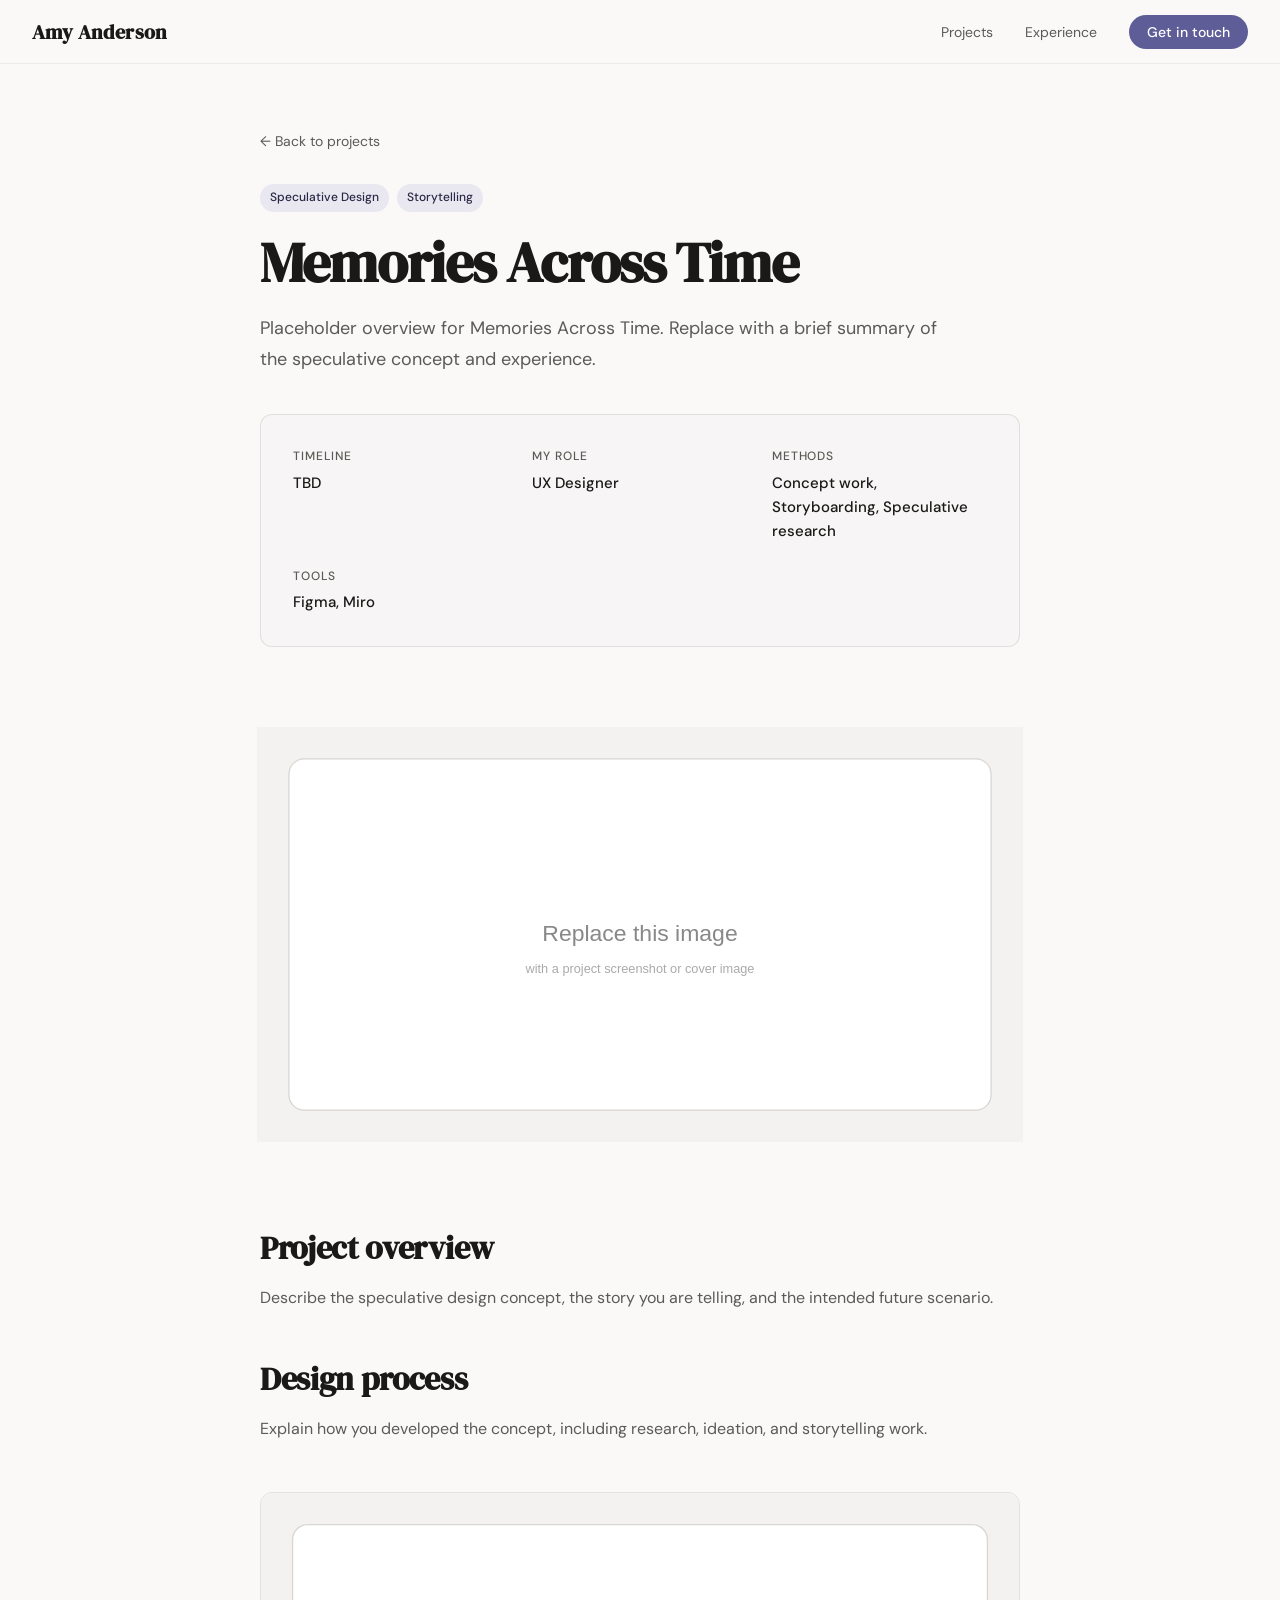
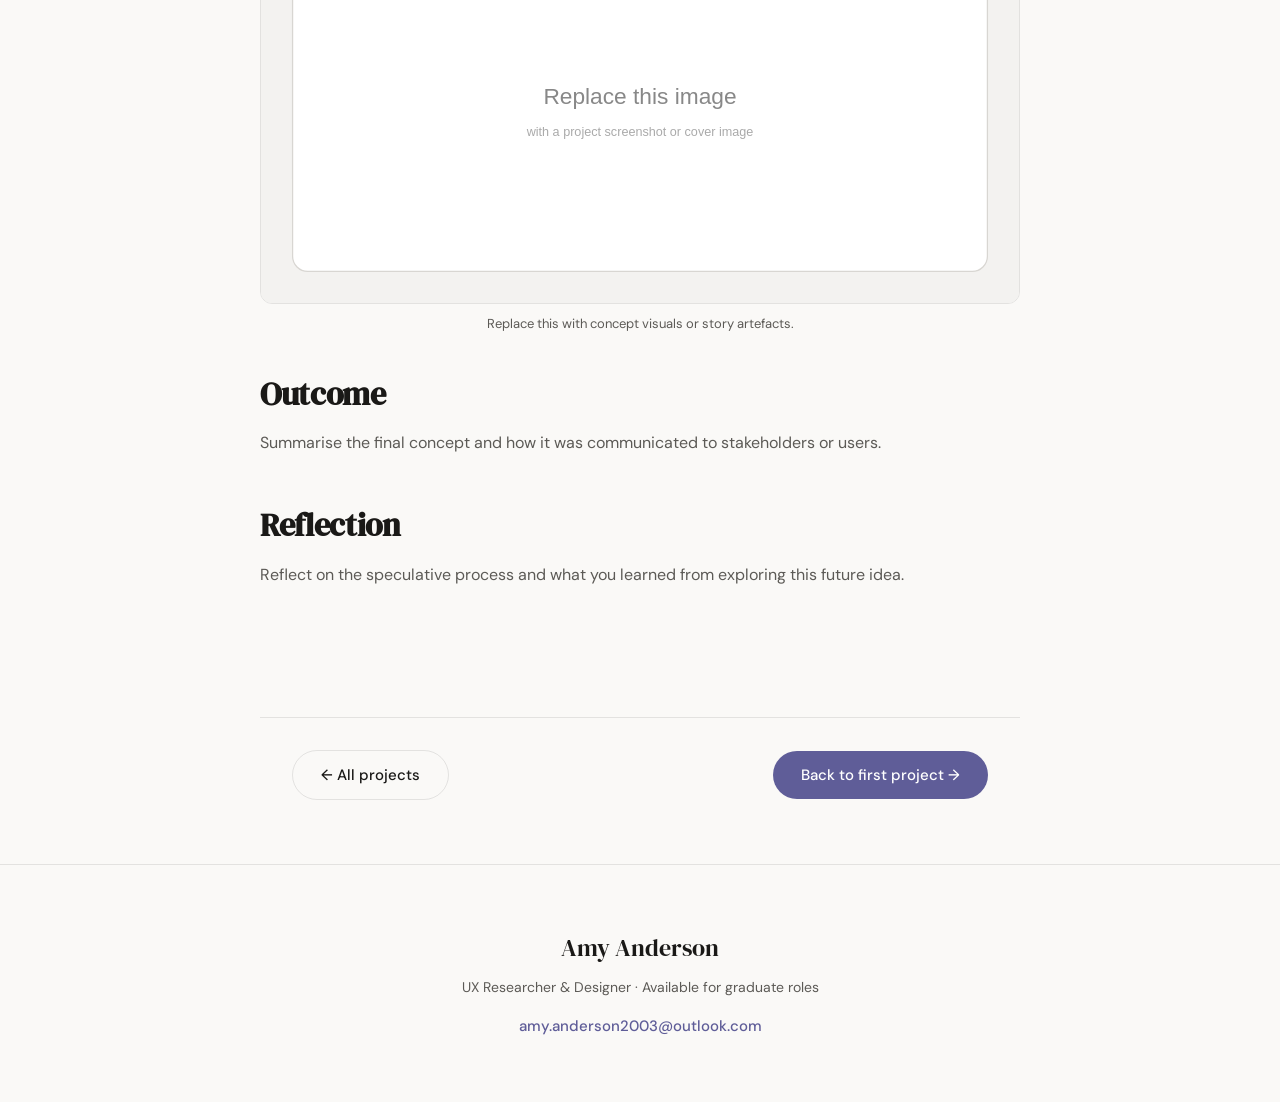
<file: project-memories-across-time.html>
<!DOCTYPE html>
<html lang="en">
<head>
  <meta charset="UTF-8" />
  <meta name="viewport" content="width=device-width, initial-scale=1.0" />
  <title>Amy Anderson – Memories Across Time</title>
  <link rel="icon" type="image/x-icon" href="images/favicon.png">
  <link rel="preconnect" href="https://fonts.googleapis.com" />
  <link rel="preconnect" href="https://fonts.gstatic.com" crossorigin />
  <link href="https://fonts.googleapis.com/css2?family=DM+Sans:ital,opsz,wght@0,9..40,300;0,9..40,400;0,9..40,500;0,9..40,600;1,9..40,300&family=DM+Serif+Display:ital@0;1&display=swap" rel="stylesheet" />
  <link rel="stylesheet" href="css/style.css" />
  <link rel="stylesheet" href="css/project.css" />
</head>
<body>

  <!-- NAV -->
  <nav class="nav">
    <a href="index.html" class="nav-logo">Amy Anderson</a>
    <ul class="nav-links">
      <li><a href="index.html#projects">Projects</a></li>
      <li><a href="index.html#experience">Experience</a></li>
      <li><a href="mailto:amy.anderson2003@outlook.com" class="nav-cta">Get in touch</a></li>
    </ul>
  </nav>

  <!-- PROJECT HERO -->
  <header class="project-hero">
    <div class="project-hero__inner">
      <a href="index.html#projects" class="project-back">← Back to projects</a>
      <div class="project-hero__tags">
        <span class="project-tag">Speculative Design</span>
        <span class="project-tag">Storytelling</span>
      </div>
      <h1 class="project-hero__title">Memories Across Time</h1>
      <p class="project-hero__summary">
        Placeholder overview for Memories Across Time. Replace with a brief summary of the speculative concept and experience.
      </p>
      <div class="project-hero__meta">
        <div class="project-meta-item">
          <span class="project-meta-label">Timeline</span>
          <span class="project-meta-value">TBD</span>
        </div>
        <div class="project-meta-item">
          <span class="project-meta-label">My role</span>
          <span class="project-meta-value">UX Designer</span>
        </div>
        <div class="project-meta-item">
          <span class="project-meta-label">Methods</span>
          <span class="project-meta-value">Concept work, Storyboarding, Speculative research</span>
        </div>
        <div class="project-meta-item">
          <span class="project-meta-label">Tools</span>
          <span class="project-meta-value">Figma, Miro</span>
        </div>
      </div>
    </div>
  </header>

  <!-- PROJECT COVER -->
  <div class="project-cover">
    <img src="images/placeholder.svg" alt="Placeholder project cover image" />
  </div>

  <!-- MAIN CONTENT -->
  <main class="project-body">
    <div class="project-body__inner">
      <section class="project-section">
        <h2 class="project-h2">Project overview</h2>
        <p>Describe the speculative design concept, the story you are telling, and the intended future scenario.</p>
      </section>

      <section class="project-section">
        <h2 class="project-h2">Design process</h2>
        <p>Explain how you developed the concept, including research, ideation, and storytelling work.</p>
      </section>

      <figure class="project-figure">
        <img src="images/placeholder.svg" alt="Placeholder image" />
        <figcaption>Replace this with concept visuals or story artefacts.</figcaption>
      </figure>

      <section class="project-section">
        <h2 class="project-h2">Outcome</h2>
        <p>Summarise the final concept and how it was communicated to stakeholders or users.</p>
      </section>

      <section class="project-section">
        <h2 class="project-h2">Reflection</h2>
        <p>Reflect on the speculative process and what you learned from exploring this future idea.</p>
      </section>
    </div>
  </main>

  <div class="project-nav-footer">
    <a href="index.html#projects" class="btn btn-ghost">← All projects</a>
    <a href="project-mindloom.html" class="btn btn-primary">Back to first project →</a>
  </div>

  <footer class="footer">
    <p class="footer-name">Amy Anderson</p>
    <p class="footer-sub">UX Researcher & Designer · Available for graduate roles</p>
    <a href="mailto:amy.anderson2003@outlook.com" class="footer-email">amy.anderson2003@outlook.com</a>
  </footer>

  <script src="../js/main.js"></script>
</body>
</html>
</file>
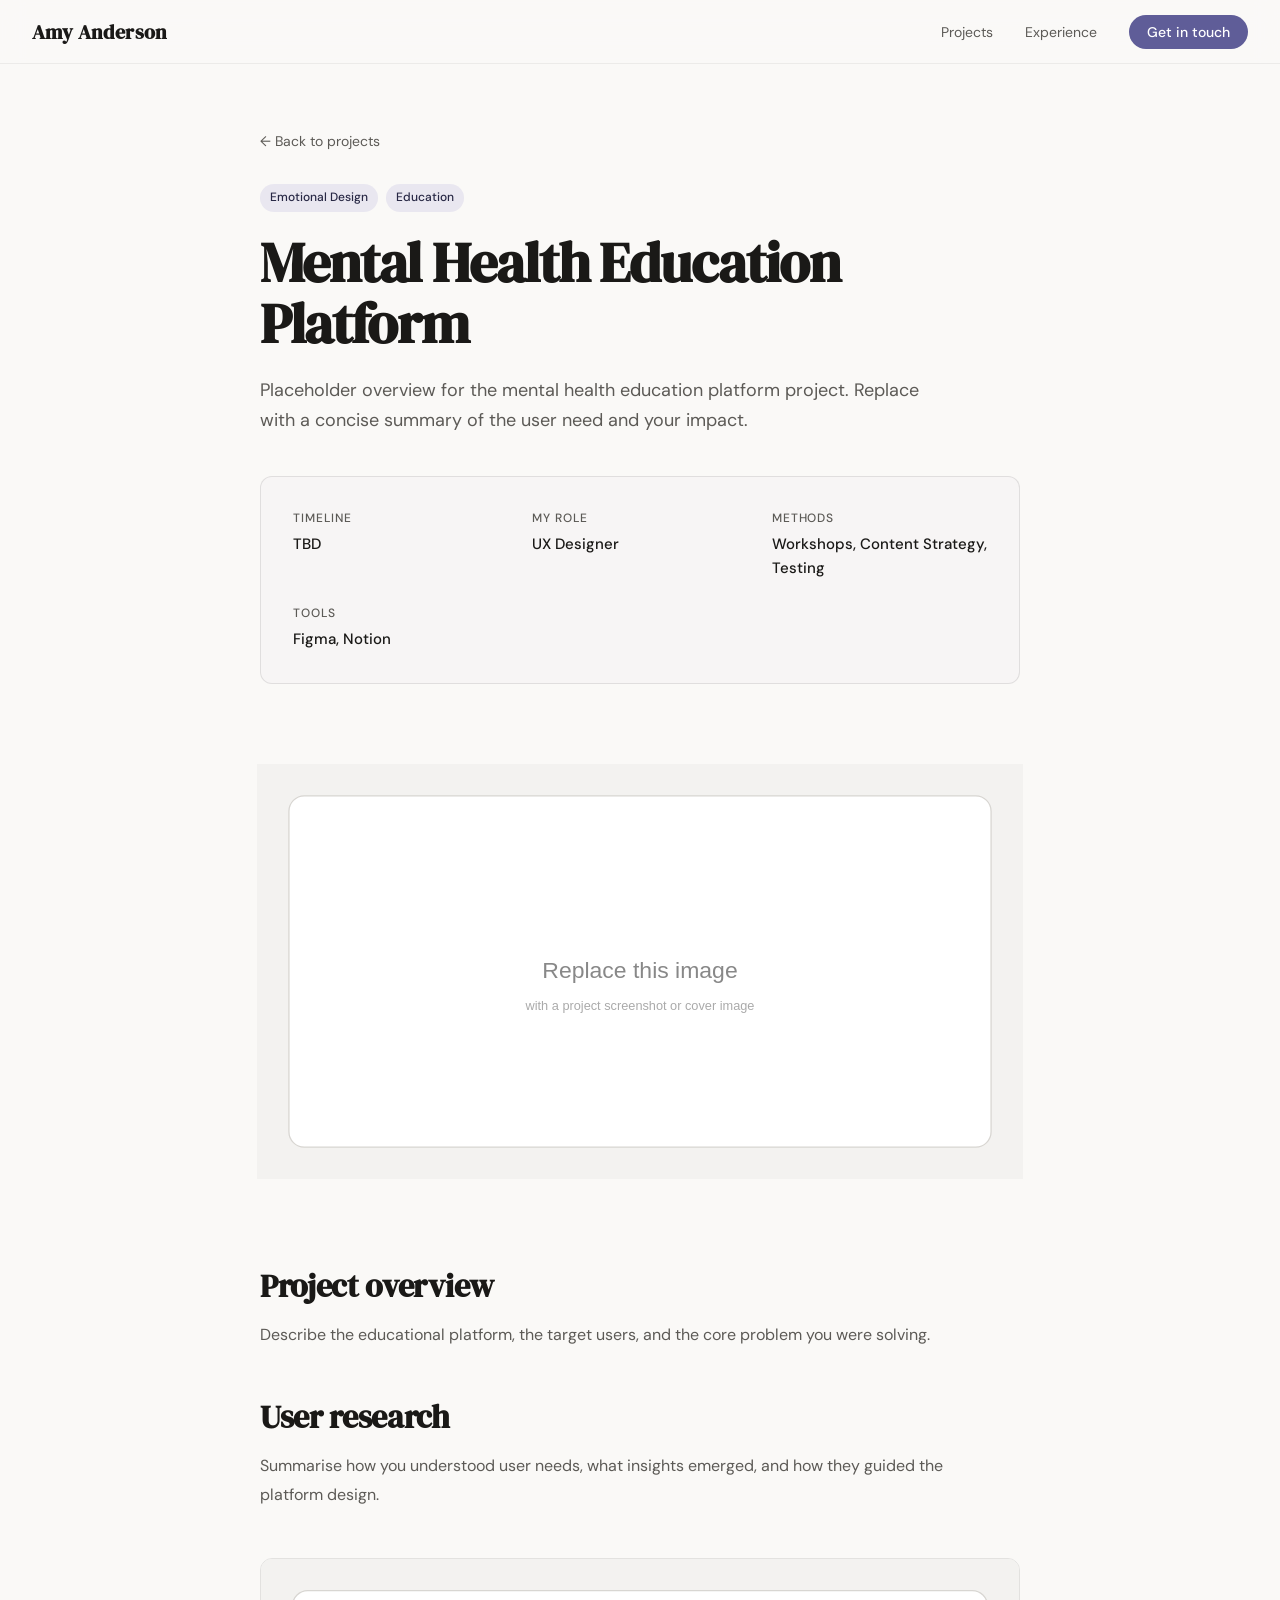
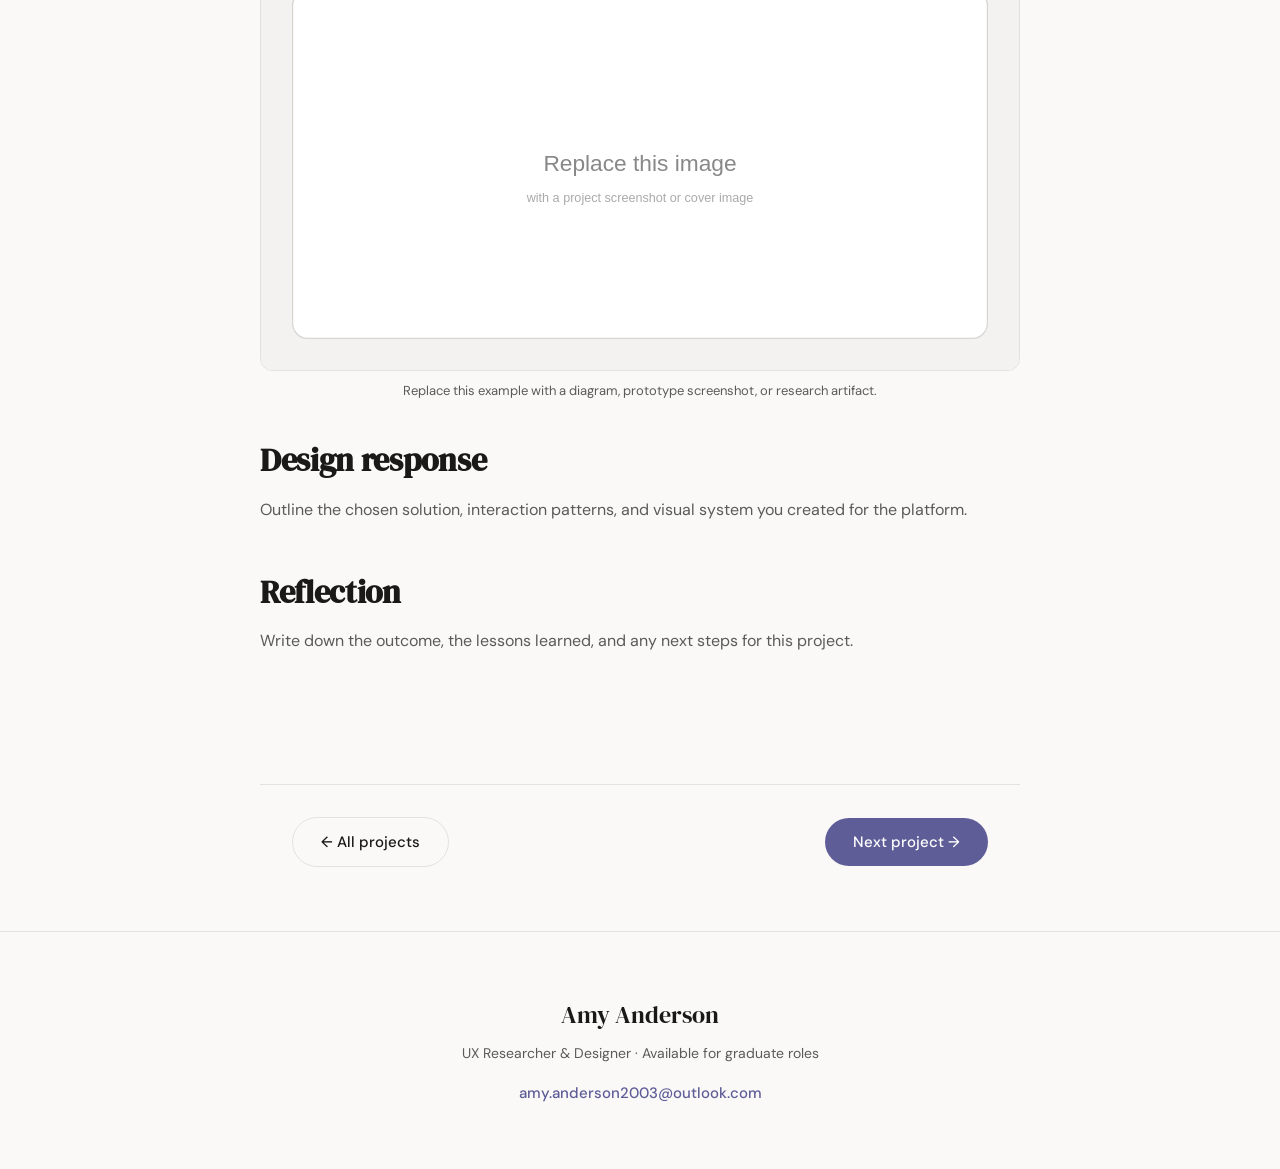
<file: project-mental-health-education-platform.html>
<!DOCTYPE html>
<html lang="en">
<head>
  <meta charset="UTF-8" />
  <meta name="viewport" content="width=device-width, initial-scale=1.0" />
  <title>Amy Anderson – Mental Health Education Platform</title>
  <link rel="icon" type="image/x-icon" href="images/favicon.png">
  <link rel="preconnect" href="https://fonts.googleapis.com" />
  <link rel="preconnect" href="https://fonts.gstatic.com" crossorigin />
  <link href="https://fonts.googleapis.com/css2?family=DM+Sans:ital,opsz,wght@0,9..40,300;0,9..40,400;0,9..40,500;0,9..40,600;1,9..40,300&family=DM+Serif+Display:ital@0;1&display=swap" rel="stylesheet" />
  <link rel="stylesheet" href="css/style.css" />
  <link rel="stylesheet" href="css/project.css" />
</head>
<body>

  <!-- NAV -->
  <nav class="nav">
    <a href="index.html" class="nav-logo">Amy Anderson</a>
    <ul class="nav-links">
      <li><a href="index.html#projects">Projects</a></li>
      <li><a href="index.html#experience">Experience</a></li>
      <li><a href="mailto:amy.anderson2003@outlook.com" class="nav-cta">Get in touch</a></li>
    </ul>
  </nav>

  <!-- PROJECT HERO -->
  <header class="project-hero">
    <div class="project-hero__inner">
      <a href="index.html#projects" class="project-back">← Back to projects</a>
      <div class="project-hero__tags">
        <span class="project-tag">Emotional Design</span>
        <span class="project-tag">Education</span>
      </div>
      <h1 class="project-hero__title">Mental Health Education Platform</h1>
      <p class="project-hero__summary">
        Placeholder overview for the mental health education platform project. Replace with a concise summary of the user need and your impact.
      </p>
      <div class="project-hero__meta">
        <div class="project-meta-item">
          <span class="project-meta-label">Timeline</span>
          <span class="project-meta-value">TBD</span>
        </div>
        <div class="project-meta-item">
          <span class="project-meta-label">My role</span>
          <span class="project-meta-value">UX Designer</span>
        </div>
        <div class="project-meta-item">
          <span class="project-meta-label">Methods</span>
          <span class="project-meta-value">Workshops, Content Strategy, Testing</span>
        </div>
        <div class="project-meta-item">
          <span class="project-meta-label">Tools</span>
          <span class="project-meta-value">Figma, Notion</span>
        </div>
      </div>
    </div>
  </header>

  <!-- PROJECT COVER -->
  <div class="project-cover">
    <img src="images/placeholder.svg" alt="Placeholder project cover image" />
  </div>

  <!-- MAIN CONTENT -->
  <main class="project-body">
    <div class="project-body__inner">
      <section class="project-section">
        <h2 class="project-h2">Project overview</h2>
        <p>Describe the educational platform, the target users, and the core problem you were solving.</p>
      </section>

      <section class="project-section">
        <h2 class="project-h2">User research</h2>
        <p>Summarise how you understood user needs, what insights emerged, and how they guided the platform design.</p>
      </section>

      <figure class="project-figure">
        <img src="images/placeholder.svg" alt="Placeholder image" />
        <figcaption>Replace this example with a diagram, prototype screenshot, or research artifact.</figcaption>
      </figure>

      <section class="project-section">
        <h2 class="project-h2">Design response</h2>
        <p>Outline the chosen solution, interaction patterns, and visual system you created for the platform.</p>
      </section>

      <section class="project-section">
        <h2 class="project-h2">Reflection</h2>
        <p>Write down the outcome, the lessons learned, and any next steps for this project.</p>
      </section>
    </div>
  </main>

  <div class="project-nav-footer">
    <a href="index.html#projects" class="btn btn-ghost">← All projects</a>
    <a href="project-albahealth.html" class="btn btn-primary">Next project →</a>
  </div>

  <footer class="footer">
    <p class="footer-name">Amy Anderson</p>
    <p class="footer-sub">UX Researcher & Designer · Available for graduate roles</p>
    <a href="mailto:amy.anderson2003@outlook.com" class="footer-email">amy.anderson2003@outlook.com</a>
  </footer>

  <script src="../js/main.js"></script>
</body>
</html>
</file>
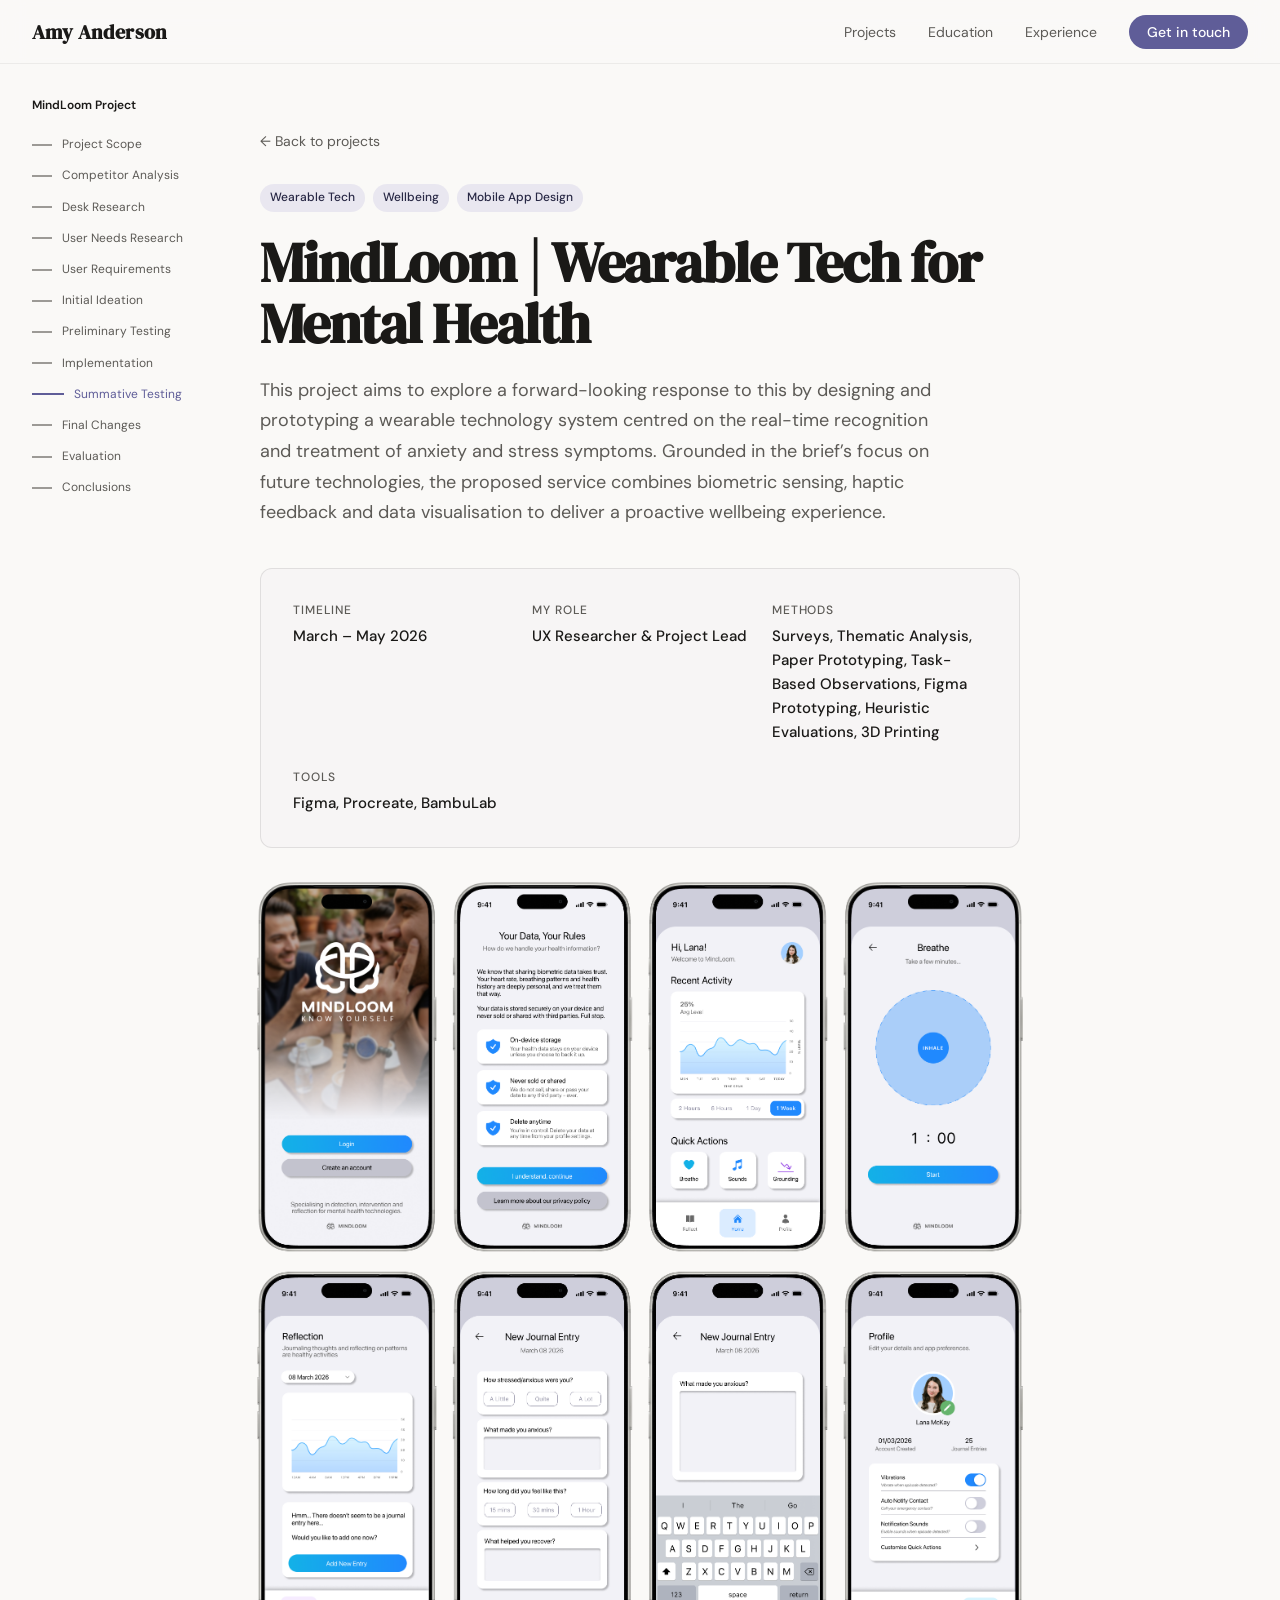
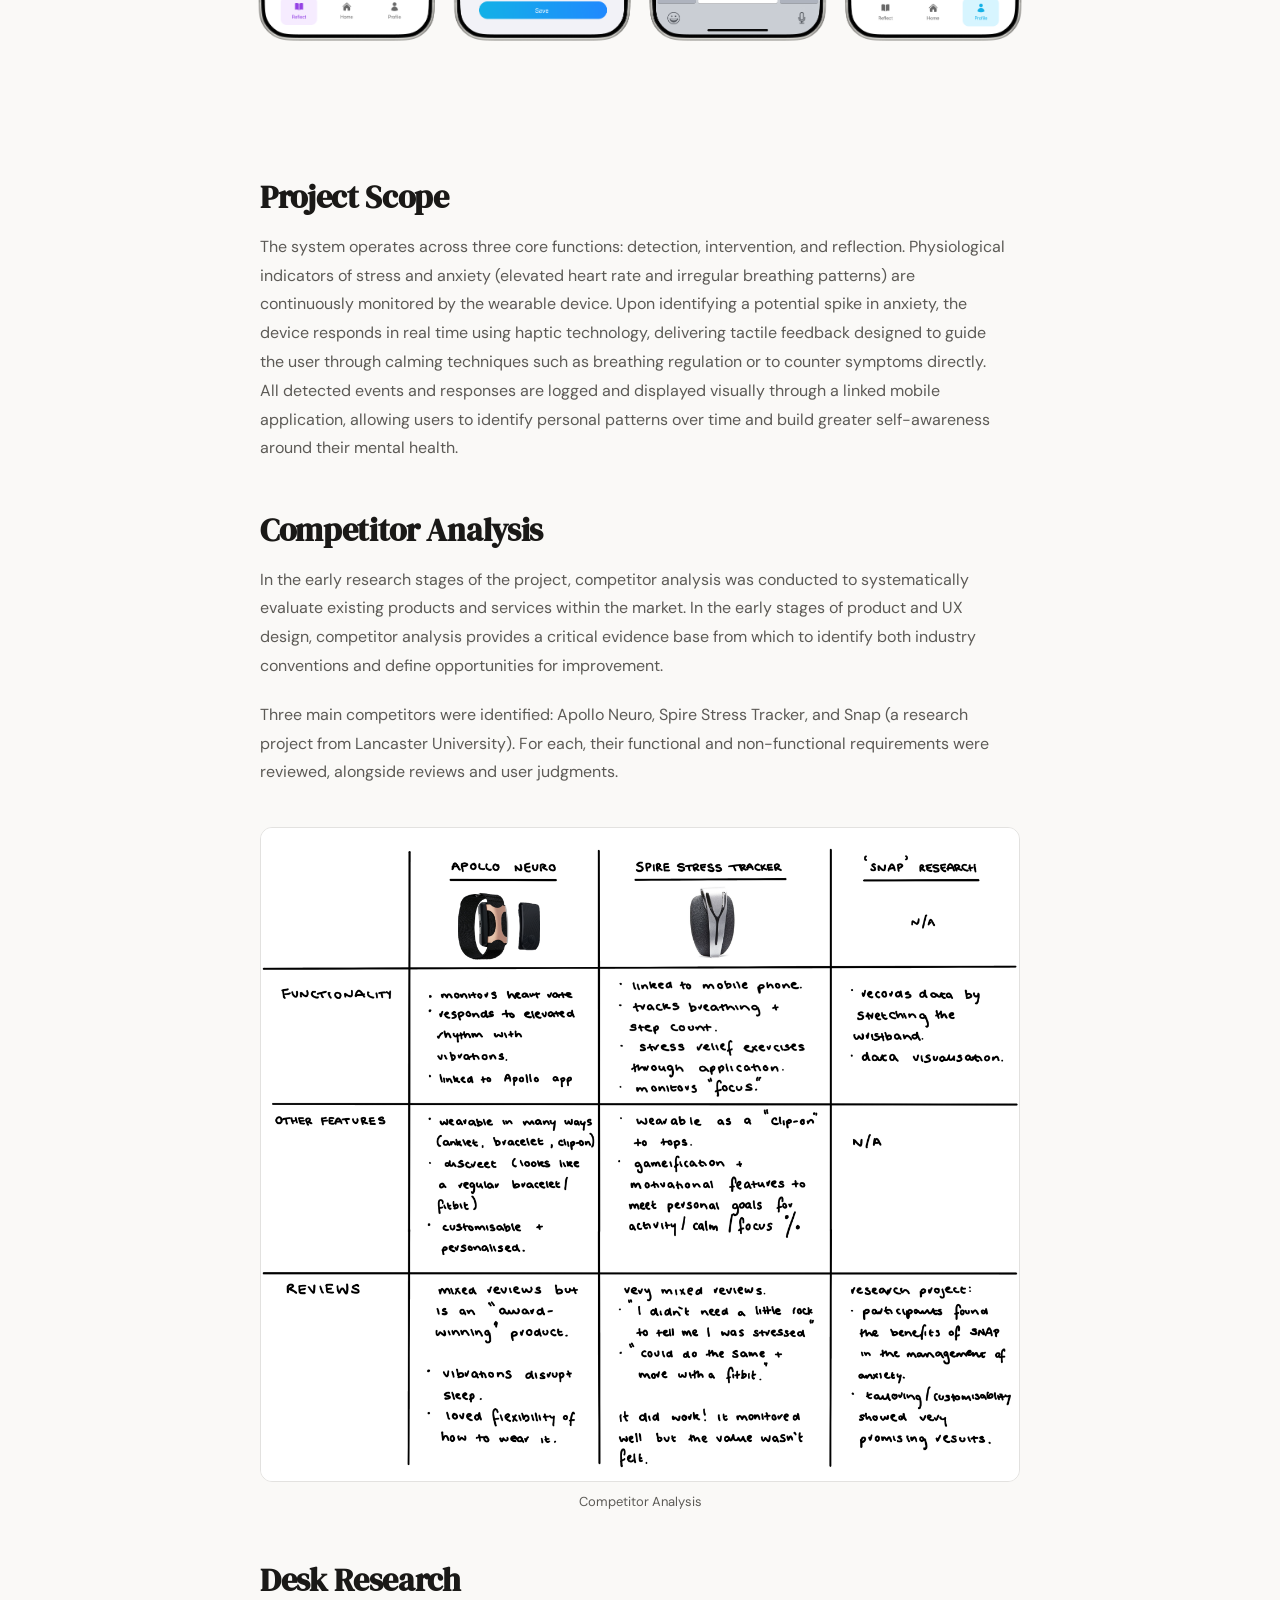
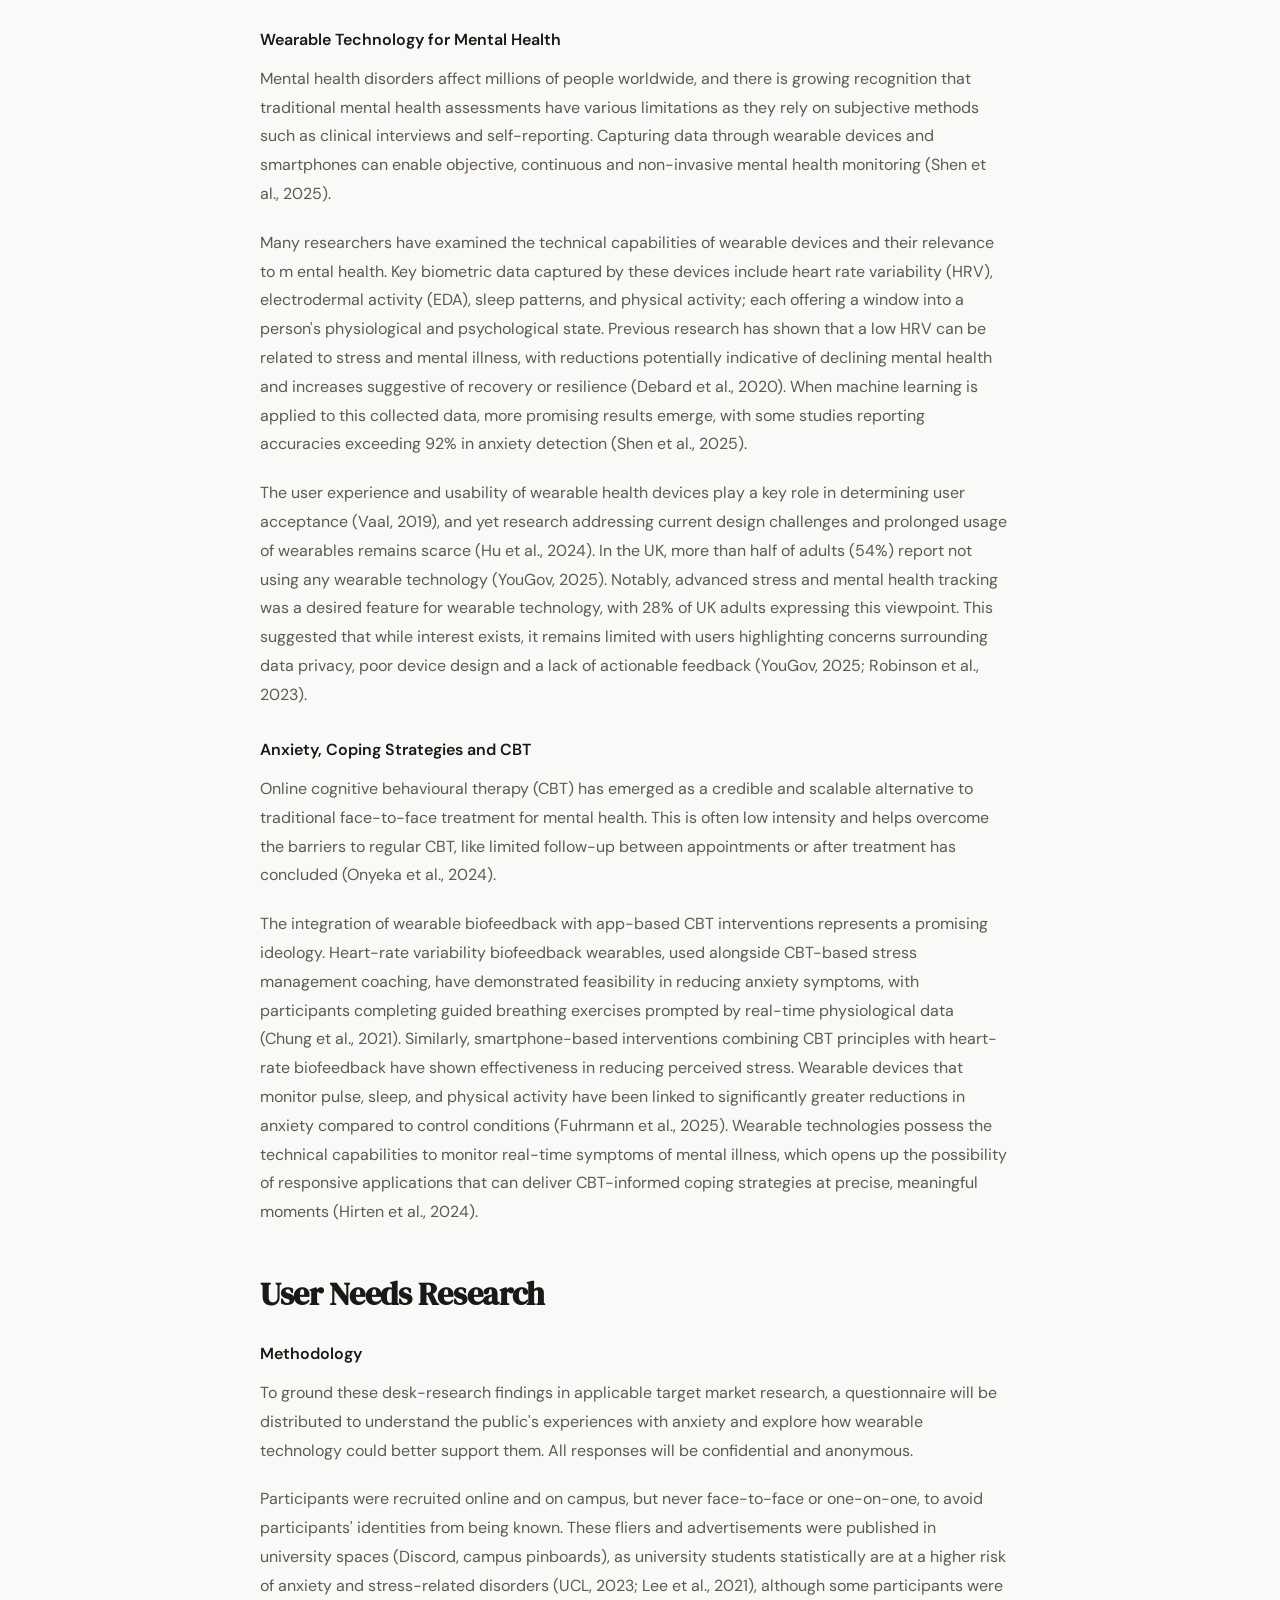
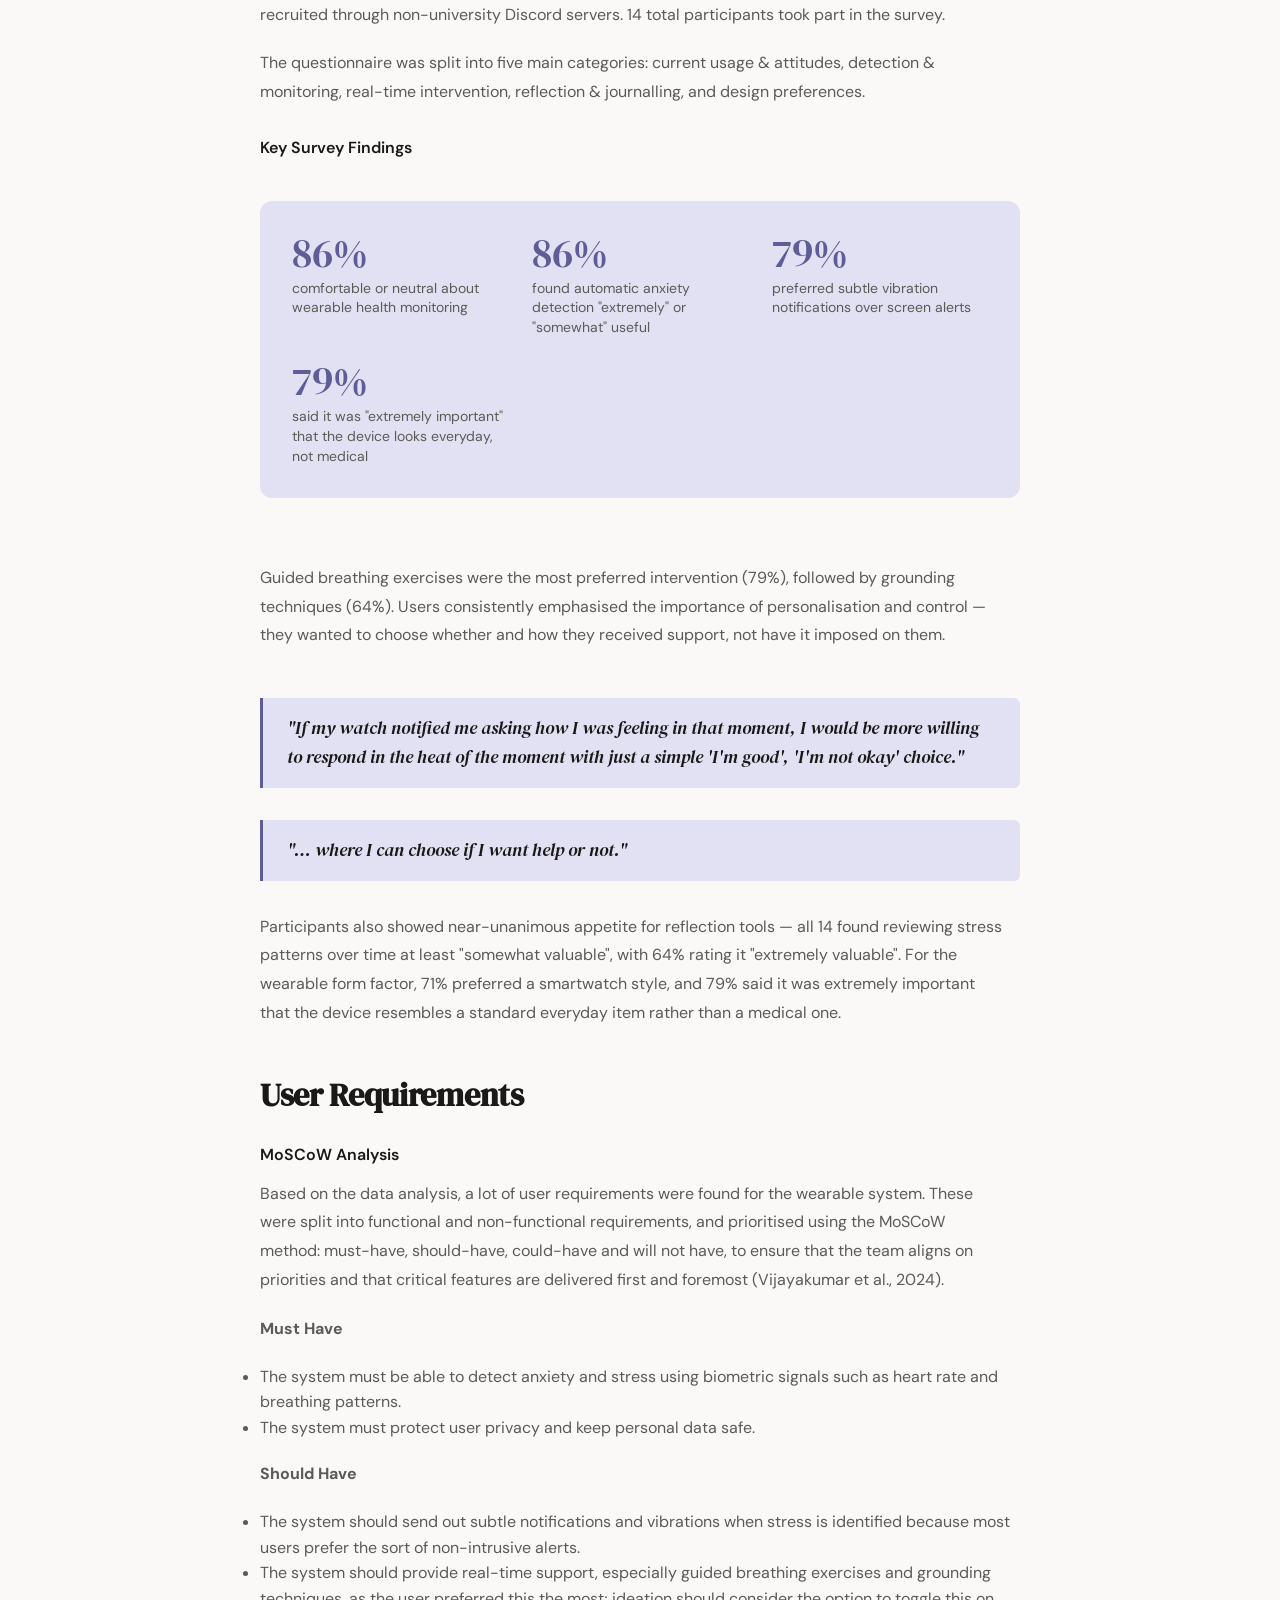
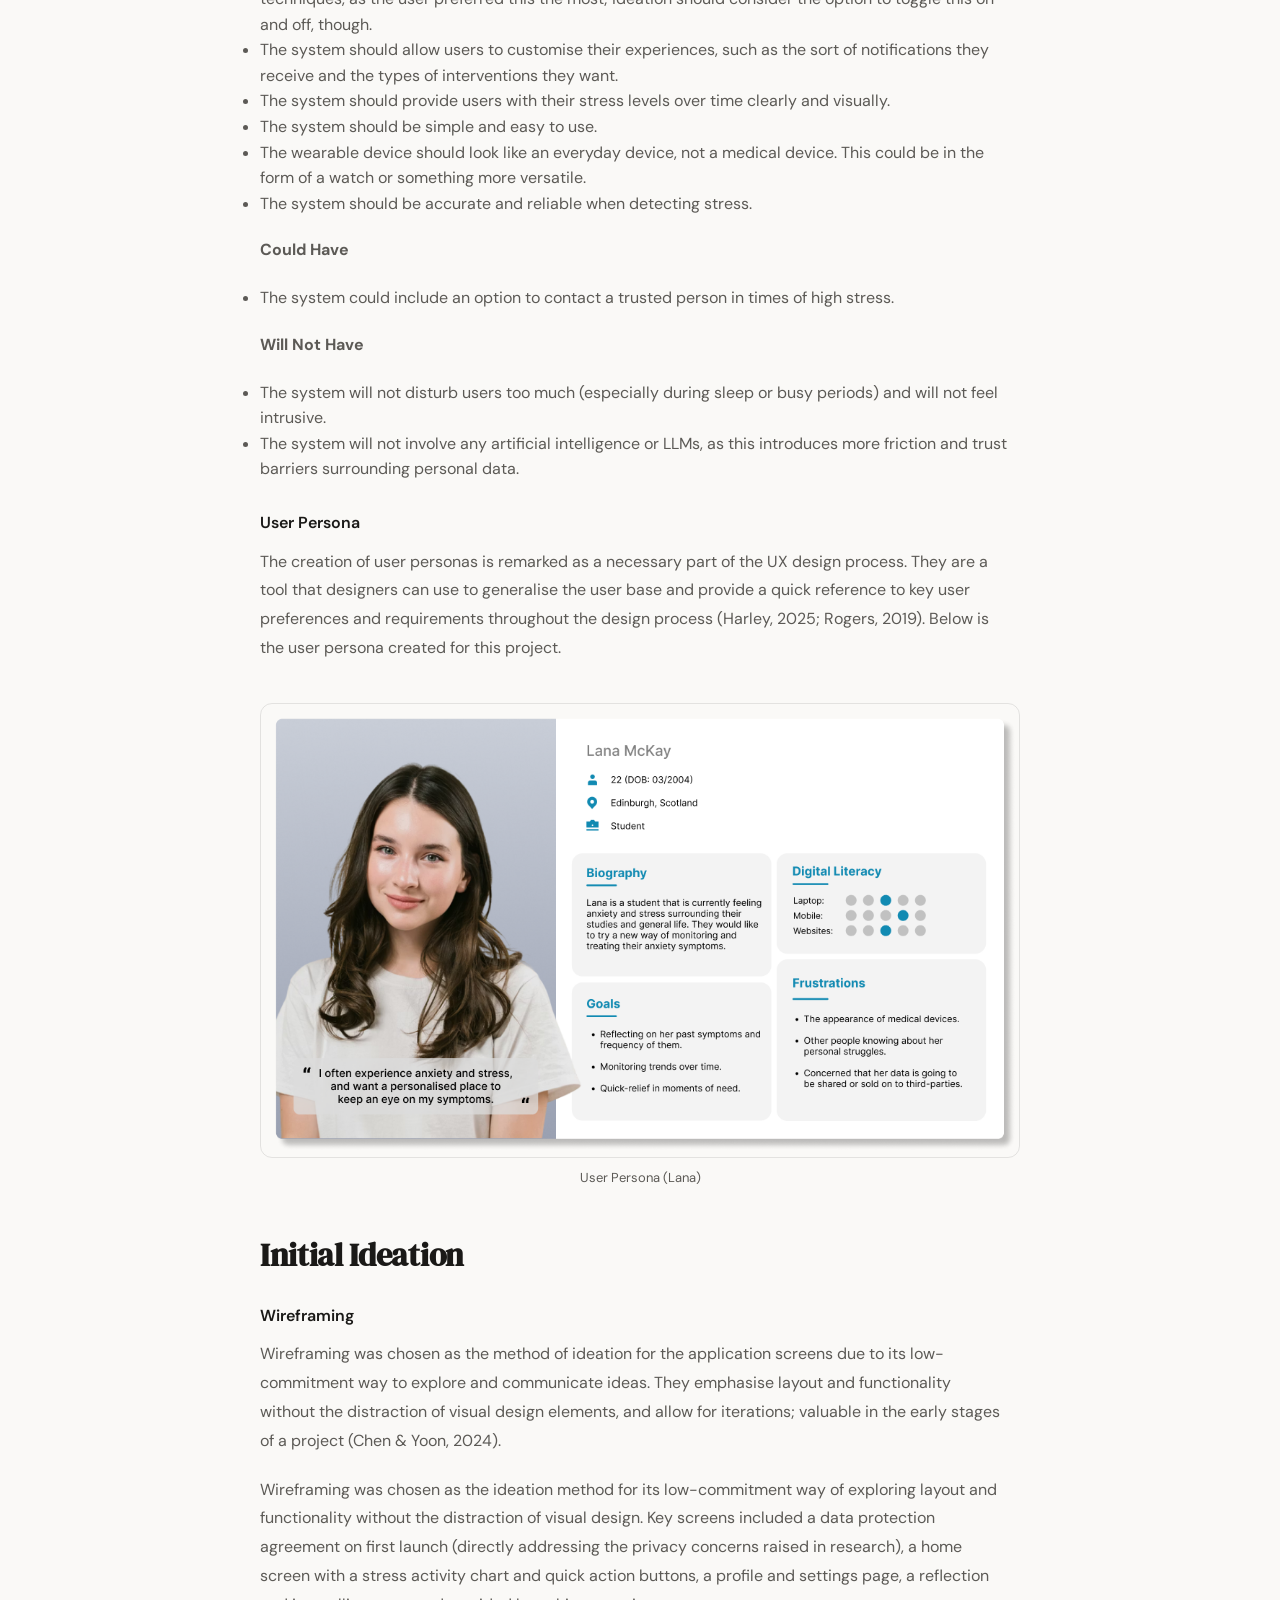
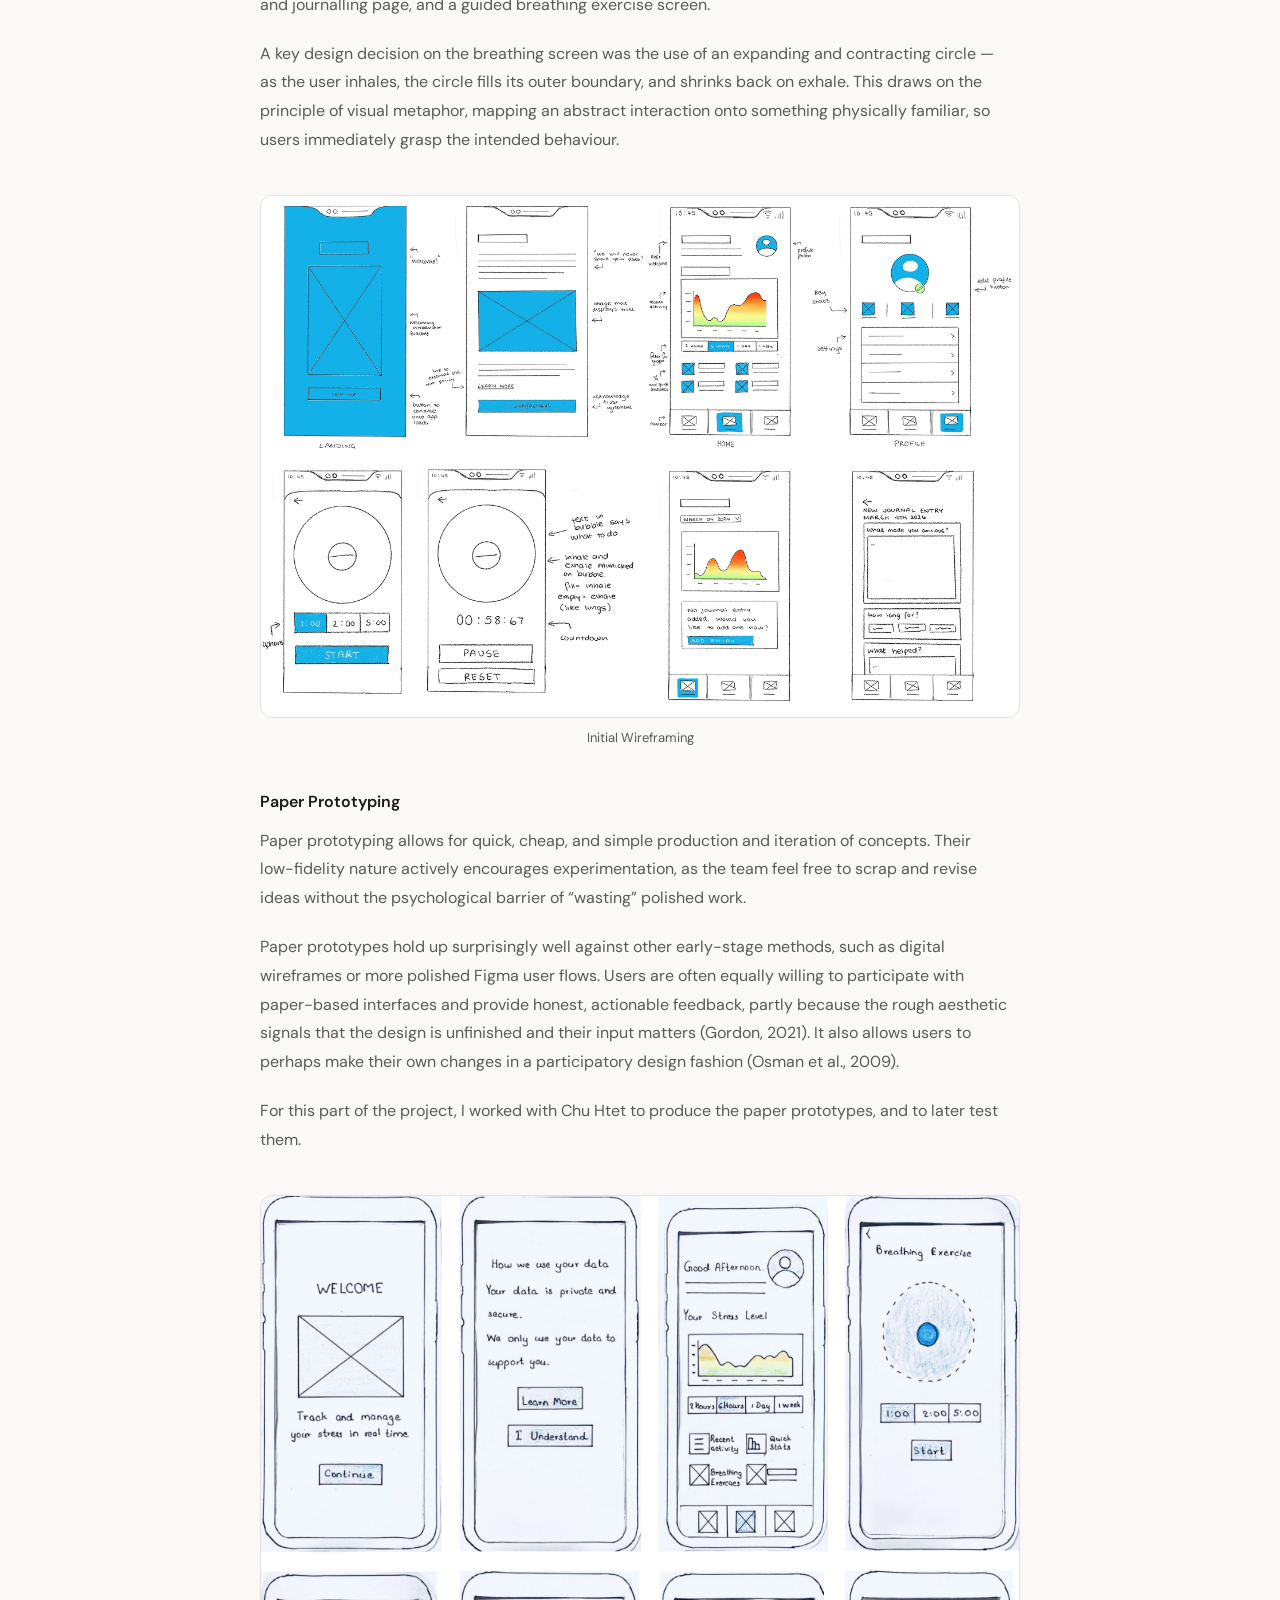
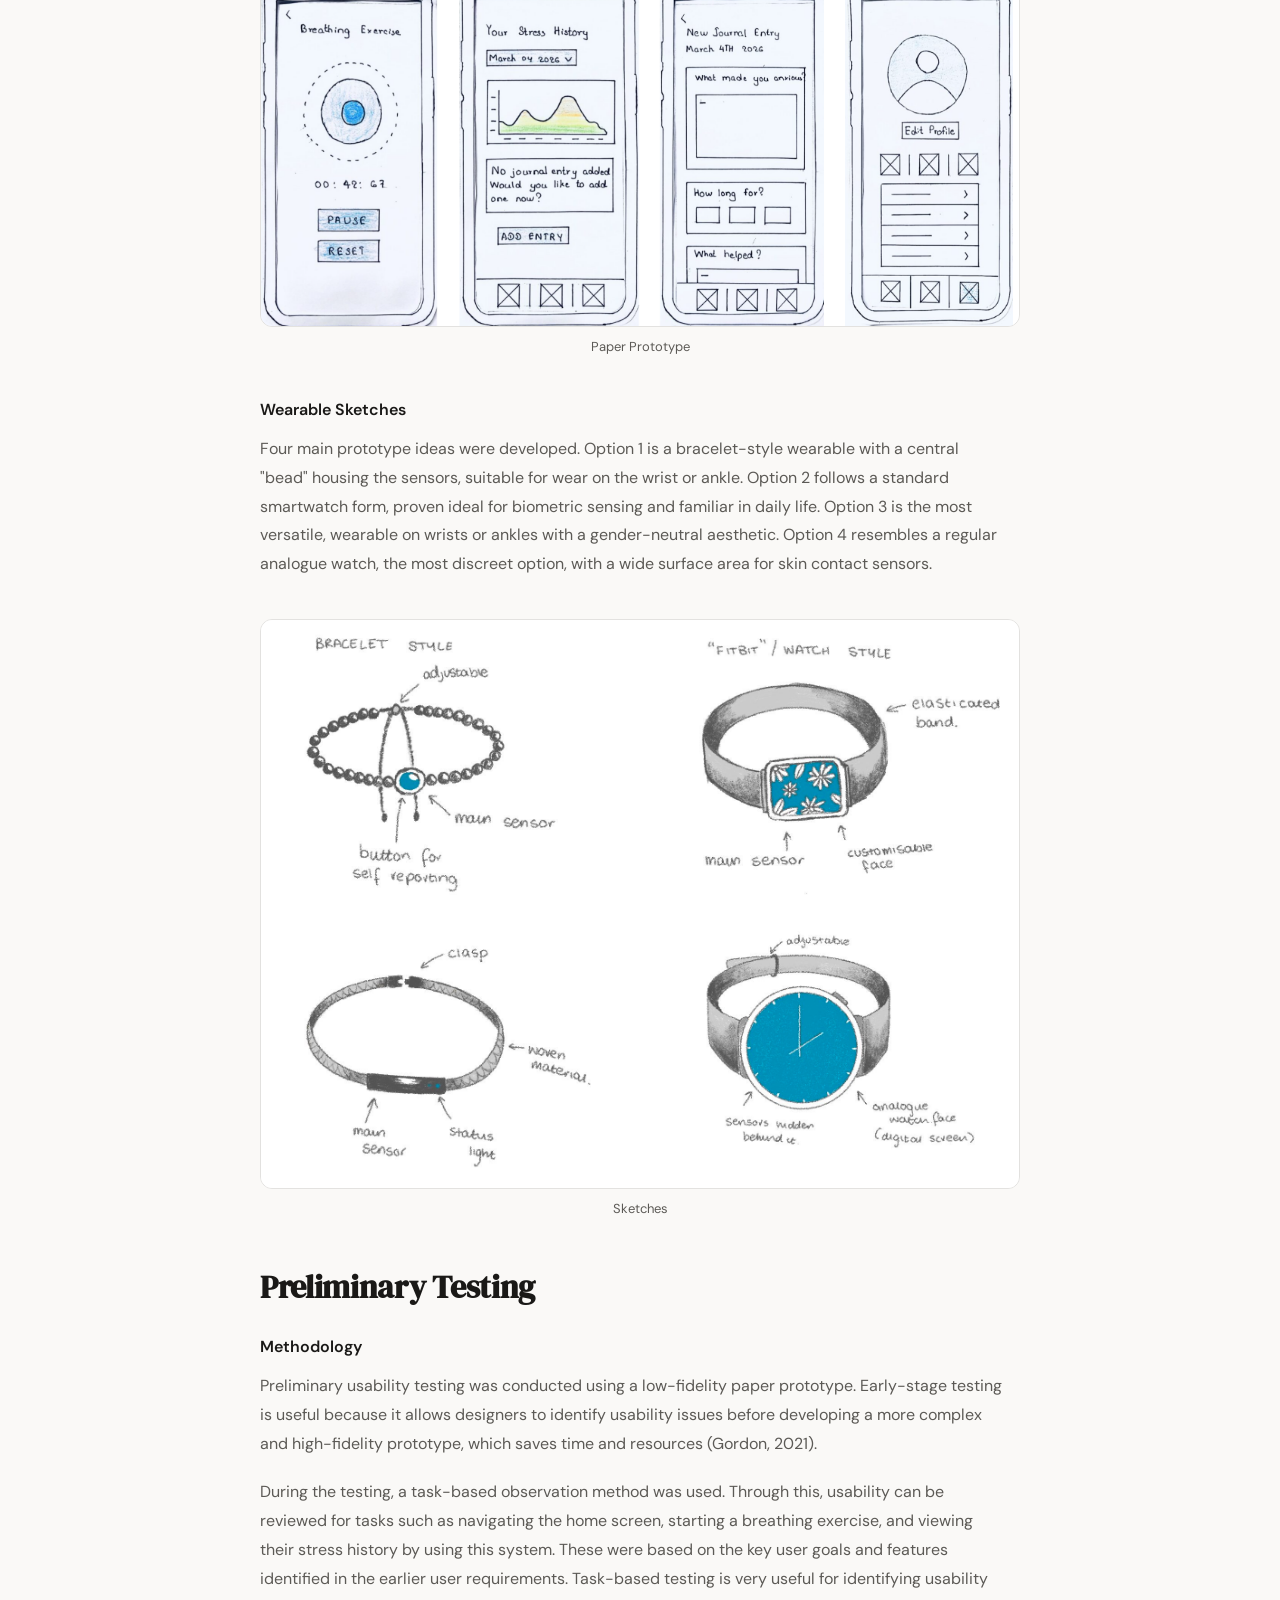
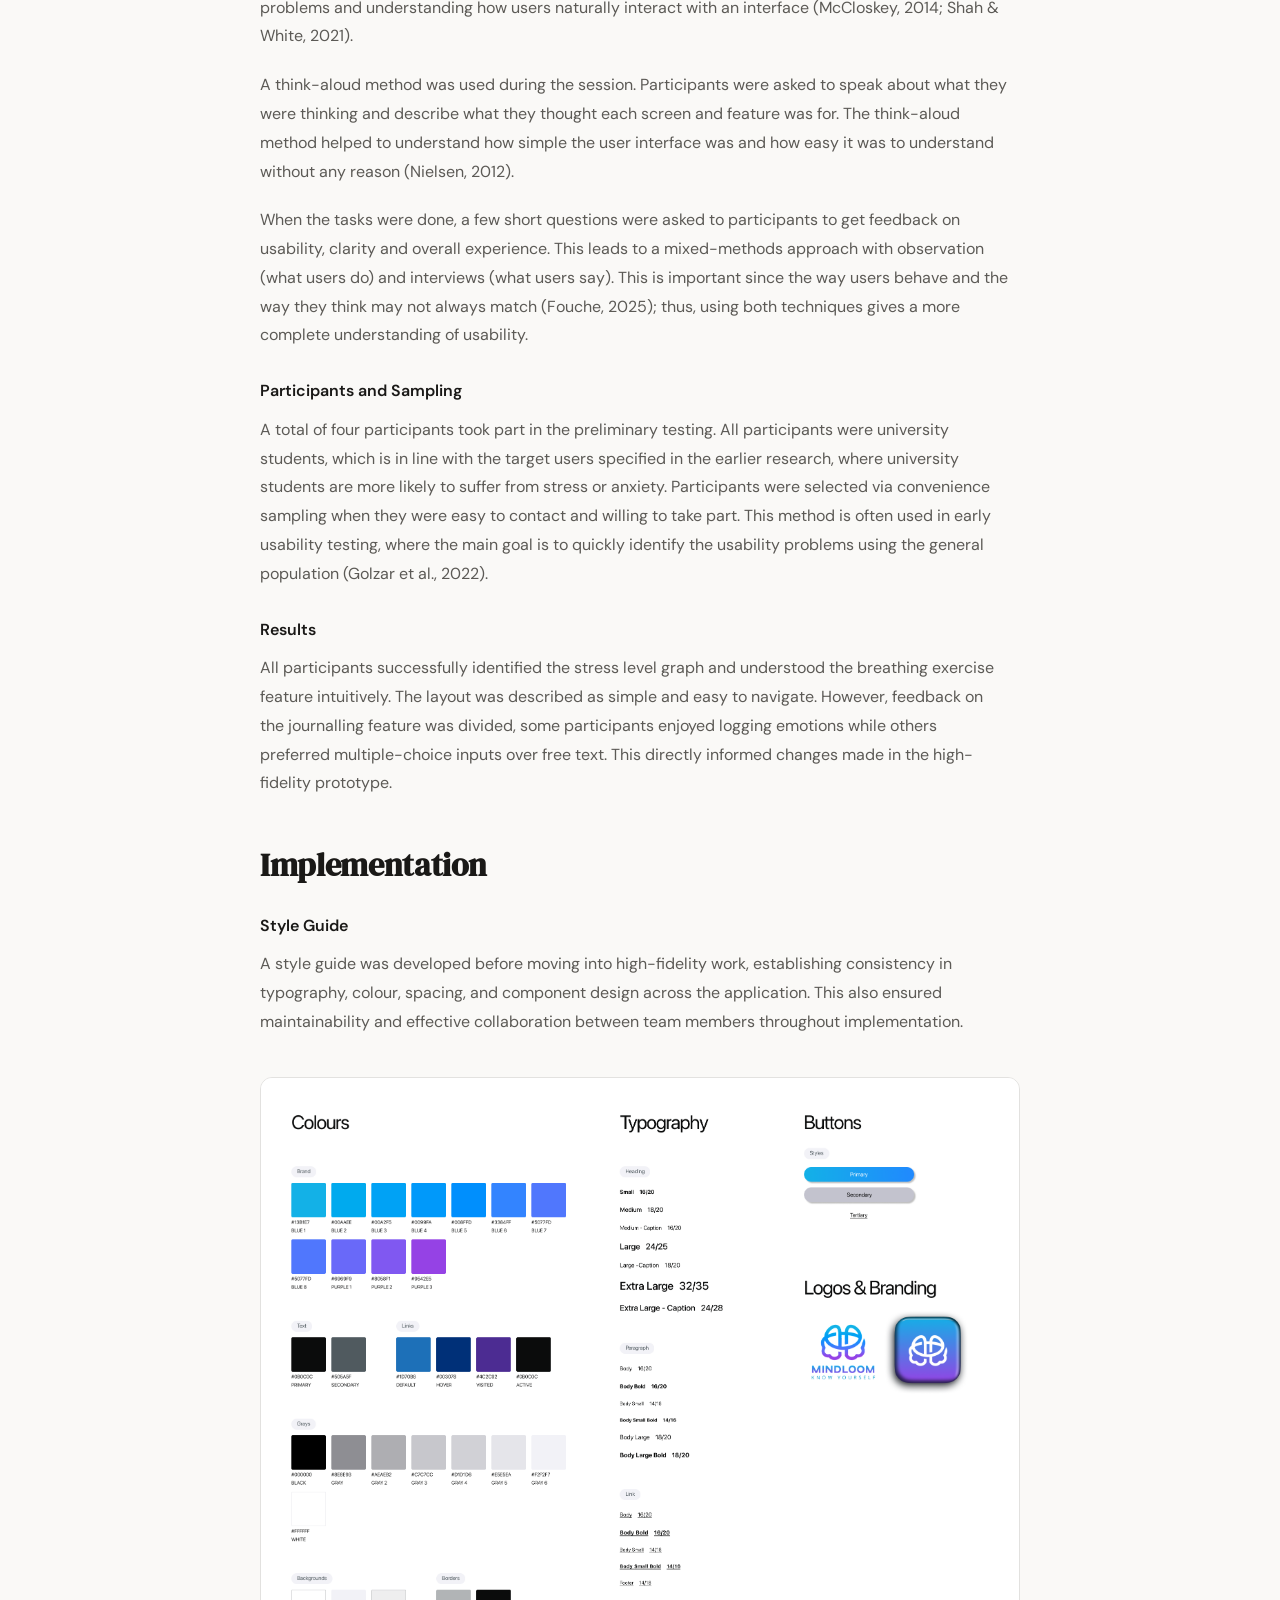
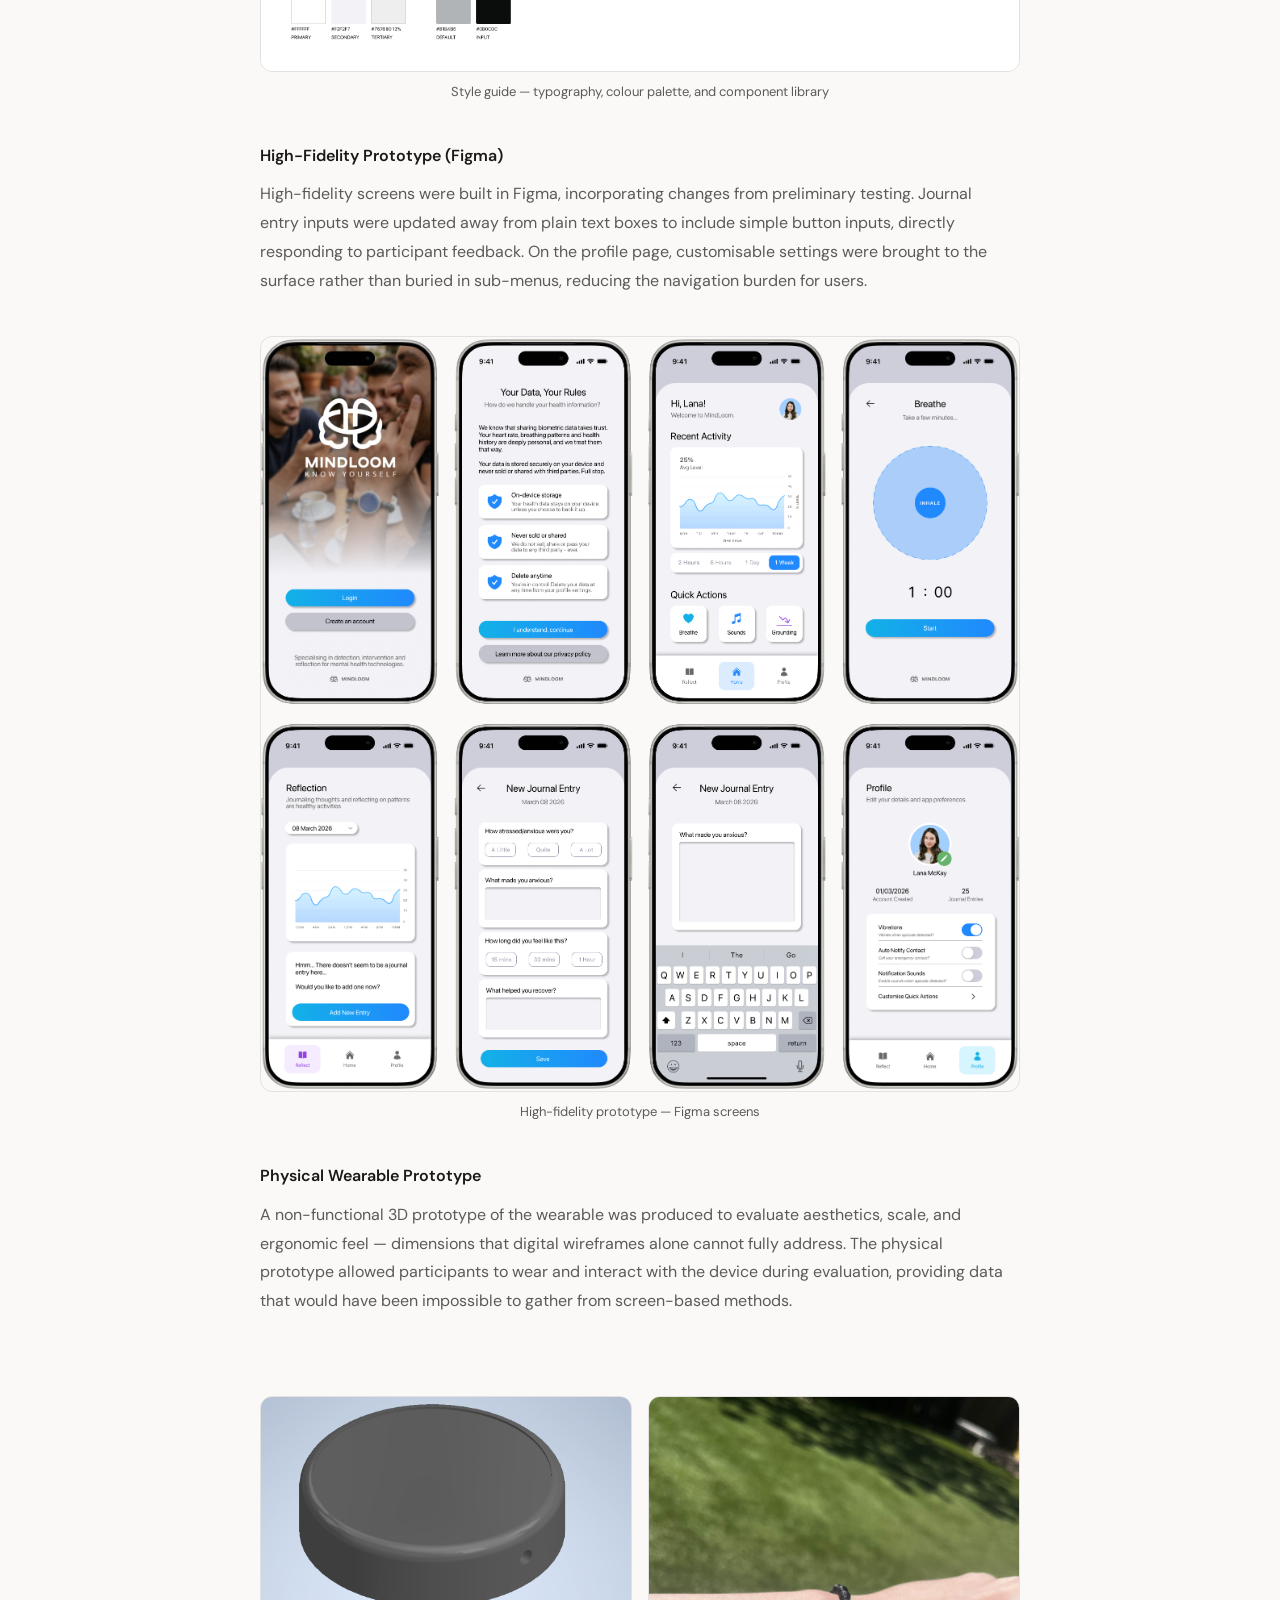
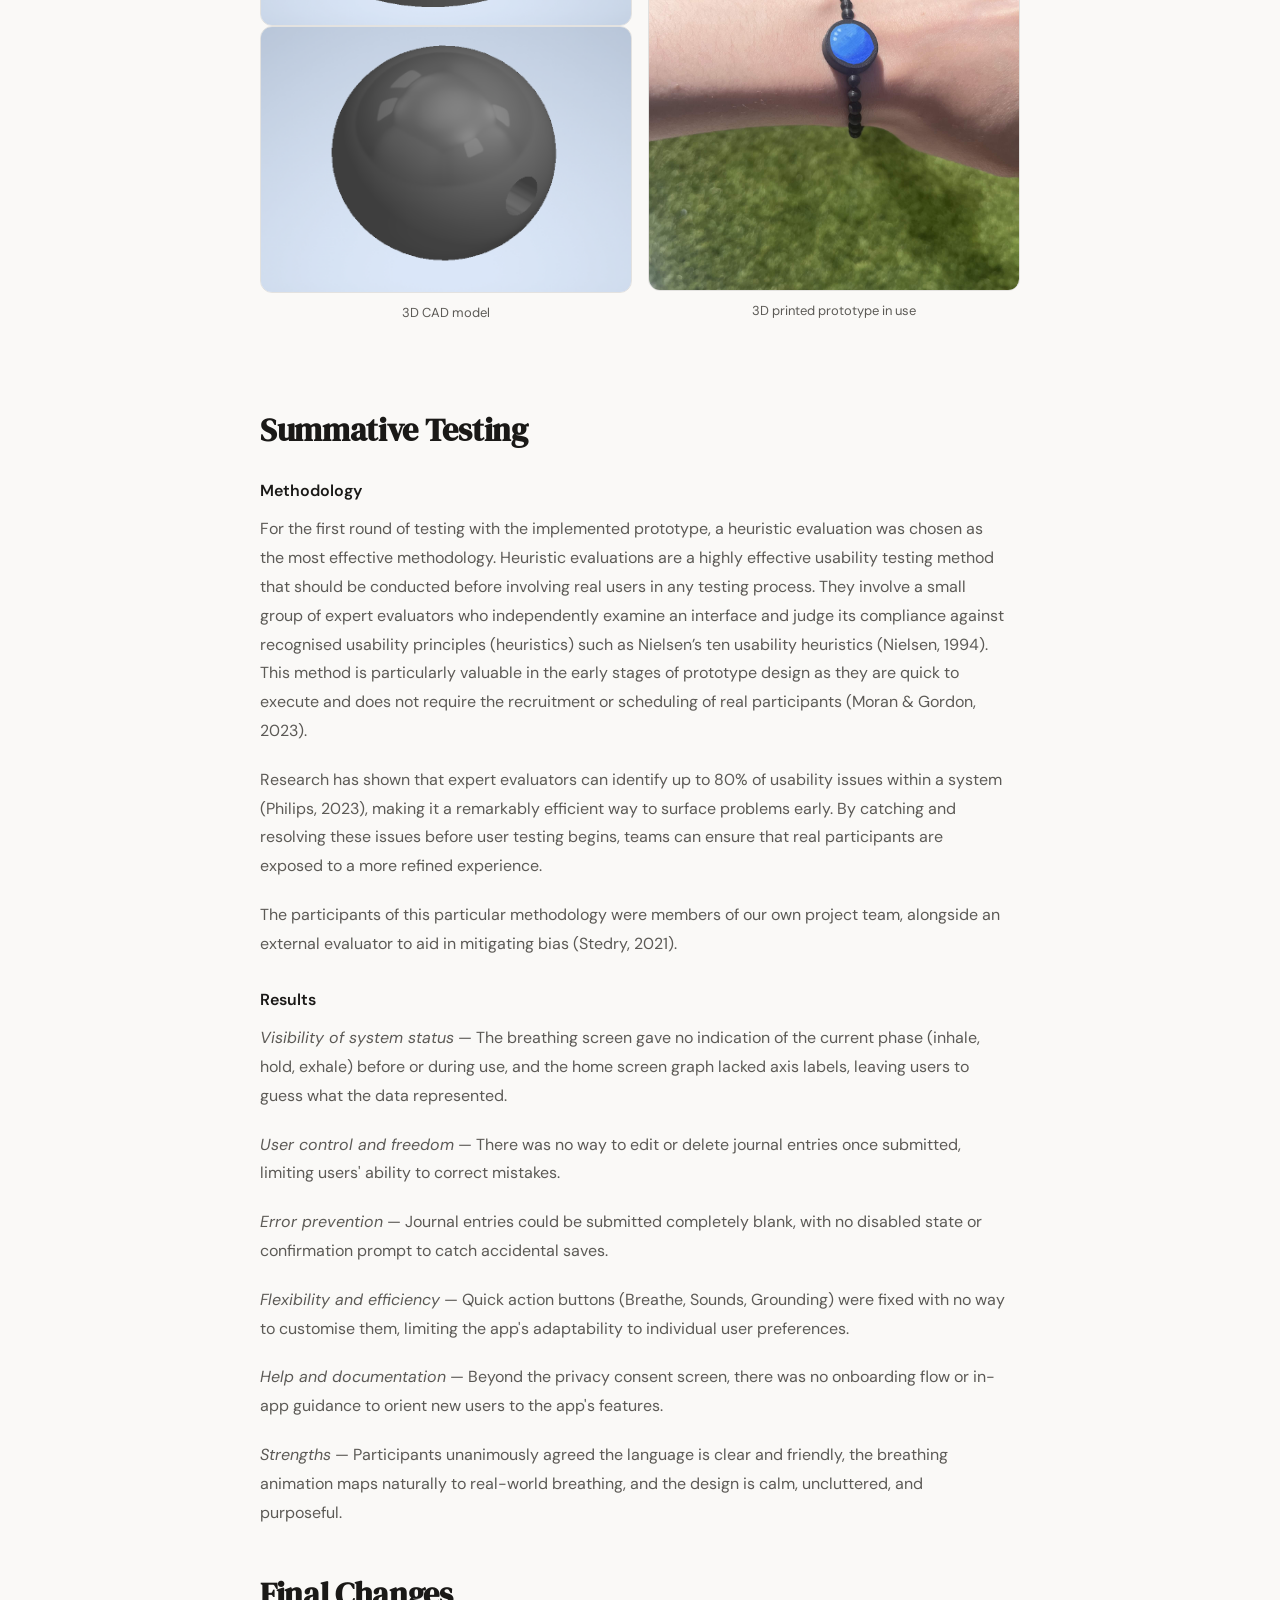
<file: project-mindloom.html>
<!DOCTYPE html>
<html lang="en">
<head>
  <meta charset="UTF-8" />
  <meta name="viewport" content="width=device-width, initial-scale=1.0" />
  <title>MindLoom - Amy Anderson</title>
  <link rel="icon" type="image/x-icon" href="images/favicon.png">
  <link rel="preconnect" href="https://fonts.googleapis.com" />
  <link rel="preconnect" href="https://fonts.gstatic.com" crossorigin />
  <link href="https://fonts.googleapis.com/css2?family=DM+Sans:ital,opsz,wght@0,9..40,300;0,9..40,400;0,9..40,500;0,9..40,600;1,9..40,300&family=DM+Serif+Display:ital@0;1&display=swap" rel="stylesheet" />
  <link rel="stylesheet" href="css/style.css" />
  <link rel="stylesheet" href="css/project.css" />
</head>
<body>

  <!-- NAV -->
  <nav class="nav">
    <a href="index.html" class="nav-logo">Amy Anderson</a>
    <ul class="nav-links">
      <li><a href="index.html#projects">Projects</a></li>
	  <li><a href="index.html#education">Education</a></li>
      <li><a href="index.html#experience">Experience</a></li>
      <li><a href="mailto:amy.anderson2003@outlook.com" class="nav-cta">Get in touch</a></li>
    </ul>
  </nav>
  
  <aside class="project-sidenav">
	<a href="#" class="project-sidenav__top">MindLoom Project</a>
	<a href="#section-scope">Project Scope</a>
	<a href="#section-competitoranalysis">Competitor Analysis</a>
	<a href="#section-deskresearch">Desk Research</a>
	<a href="#section-userneeds">User Needs Research</a>
	<a href="#section-userrequirements">User Requirements</a>
	<a href="#section-ideation">Initial Ideation</a>
	<a href="#section-preliminarytesting">Preliminary Testing</a>
	<a href="#section-implementation">Implementation</a>
	<a href="#section-summativetesting">Summative Testing</a>
	<a href="#section-finalchanges">Final Changes</a>
	<a href="#section-evaluation">Evaluation</a>
	<a href="#section-conclusions">Conclusions</a>
  </aside>

  <!-- PROJECT HERO -->
  <header class="project-hero">
    <div class="project-hero__inner">
      <a href="index.html#projects" class="project-back">← Back to projects</a>
      <div class="project-hero__tags">
        <span class="project-tag">Wearable Tech</span>
        <span class="project-tag">Wellbeing</span>
		<span class="project-tag">Mobile App Design</span>
      </div>
      <h1 class="project-hero__title">MindLoom | Wearable Tech for Mental Health </h1>
      <p class="project-hero__summary">
        This project aims to explore a forward-looking response to this by designing and prototyping 
		a wearable technology system centred on the real-time recognition and treatment of anxiety and stress 
		symptoms. Grounded in the brief’s focus on future technologies, the proposed service combines 
		biometric sensing, haptic feedback and data visualisation to deliver a proactive wellbeing experience.
      </p>
      <div class="project-hero__meta">
        <div class="project-meta-item">
          <span class="project-meta-label">Timeline</span>
          <span class="project-meta-value">March – May 2026</span>
        </div>
        <div class="project-meta-item">
          <span class="project-meta-label">My role</span>
          <span class="project-meta-value">UX Researcher & Project Lead</span>
        </div>
        <div class="project-meta-item">
          <span class="project-meta-label">Methods</span>
          <span class="project-meta-value">Surveys, Thematic Analysis, Paper Prototyping, Task-Based Observations, 
		  Figma Prototyping, Heuristic Evaluations, 3D Printing</span>
        </div>
        <div class="project-meta-item">
          <span class="project-meta-label">Tools</span>
          <span class="project-meta-value">Figma, Procreate, BambuLab</span>
        </div>
      </div>
    </div>
	
	<!-- HERO IMAGE -->
	<div class="project-cover">
		<img src="images/main-image-mindloom.png" alt="Project cover image" />
	</div>
  </header>

  <!-- MAIN CONTENT -->
  <main class="project-body">
    <div class="project-body__inner">

      <!-- ─── SCOPE ─────────────────────────────────── -->
      <section class="project-section" id="section-scope">
        <h2 class="project-h2">Project Scope</h2>
        <p>
          The system operates across three core functions: detection, intervention, and 
		  reflection. Physiological indicators of stress and anxiety (elevated heart rate 
		  and irregular breathing patterns) are continuously monitored by the wearable device. 
		  Upon identifying a potential spike in anxiety, the device responds in real time using 
		  haptic technology, delivering tactile feedback designed to guide the user through 
		  calming techniques such as breathing regulation or to counter symptoms directly. All 
		  detected events and responses are logged and displayed visually through a linked 
		  mobile application, allowing users to identify personal patterns over time and build 
		  greater self-awareness around their mental health.
        </p>
      </section>

      <!-- ─── COMPETITOR ANALYSIS ─────────────────────────────────── -->
      <section class="project-section" id="section-competitoranalysis">
        <h2 class="project-h2">Competitor Analysis</h3>
        <p>
			In the early research stages of the project, competitor analysis was conducted to 
			systematically evaluate existing products and services within the market. In the early 
			stages of product and UX design, competitor analysis provides a critical evidence base 
			from which to identify both industry conventions and define opportunities for improvement.
		</p>
		<p>
			Three main competitors were identified: Apollo Neuro, Spire Stress Tracker, and Snap (a research 
			project from Lancaster University). For each, their functional and non-functional requirements 
			were reviewed, alongside reviews and user judgments.
		</p>
		
		<figure class="project-figure">
          <img src="images/competitor-analysis.png" alt="Description of first image" />
          <figcaption>Competitor Analysis</figcaption>
        </figure>
		</section>
		
		<!-- ─── DESK RESEARCH ─────────────────────────────────── -->
		<section class="project-section" id="section-deskresearch">
		<h2 class="project-h2">Desk Research</h3>
		<h3 class="project-h3">Wearable Technology for Mental Health</h3>
		<p>
			Mental health disorders affect millions of people worldwide, and there is growing recognition that 
			traditional mental health assessments have various limitations as they rely on subjective methods 
			such as clinical interviews and self-reporting. Capturing data through wearable devices and smartphones 
			can enable objective, continuous and non-invasive mental health monitoring (Shen et al., 2025).
		</p>
		<p>
			Many researchers have examined the technical capabilities of wearable devices and their relevance to m
			ental health. Key biometric data captured by these devices include heart rate variability (HRV), 
			electrodermal activity (EDA), sleep patterns, and physical activity; each offering a window into a 
			person's physiological and psychological state. Previous research has shown that a low HRV can be 
			related to stress and mental illness, with reductions potentially indicative of declining mental health 
			and increases suggestive of recovery or resilience (Debard et al., 2020). When machine learning is 
			applied to this collected data, more promising results emerge, with some studies reporting accuracies 
			exceeding 92% in anxiety detection (Shen et al., 2025).
		</p>
		<p>
			The user experience and usability of wearable health devices play a key role in determining user 
			acceptance (Vaal, 2019), and yet research addressing current design challenges and prolonged usage of 
			wearables remains scarce (Hu et al., 2024). In the UK, more than half of adults (54%) report not using 
			any wearable technology (YouGov, 2025). Notably, advanced stress and mental health tracking was a desired 
			feature for wearable technology, with 28% of UK adults expressing this viewpoint. This suggested that 
			while interest exists, it remains limited with users highlighting concerns surrounding data privacy, 
			poor device design and a lack of actionable feedback (YouGov, 2025; Robinson et al., 2023).
		</p>
		<h3 class="project-h3">Anxiety, Coping Strategies and CBT</h3>
		<p>
			Online cognitive behavioural therapy (CBT) has emerged as a credible and scalable alternative to 
			traditional face-to-face treatment for mental health. This is often low intensity and helps overcome 
			the barriers to regular CBT, like limited follow-up between appointments or after treatment has 
			concluded (Onyeka et al., 2024). 
		</p>
		<p>
			The integration of wearable biofeedback with app-based CBT interventions represents a promising ideology. 
			Heart-rate variability biofeedback wearables, used alongside CBT-based stress management coaching, have 
			demonstrated feasibility in reducing anxiety symptoms, with participants completing guided breathing 
			exercises prompted by real-time physiological data (Chung et al., 2021). Similarly, smartphone-based 
			interventions combining CBT principles with heart-rate biofeedback have shown effectiveness in reducing 
			perceived stress. Wearable devices that monitor pulse, sleep, and physical activity have been linked to 
			significantly greater reductions in anxiety compared to control conditions (Fuhrmann et al., 2025). 
			Wearable technologies possess the technical capabilities to monitor real-time symptoms of mental illness, 
			which opens up the possibility of responsive applications that can deliver CBT-informed coping strategies 
			at precise, meaningful moments (Hirten et al., 2024).
		</p>
		</section>
		
		<!-- ─── USER NEEDS ─────────────────────────────────── -->
		<section class="project-section" id="section-userneeds">
		<h2 class="project-h2">User Needs Research</h3>
		<h3 class="project-h3">Methodology</h3>
		<p>
			To ground these desk-research findings in applicable target market research, a questionnaire will be distributed 
			to understand the public's experiences with anxiety and explore how wearable technology could better support them. 
			All responses will be confidential and anonymous.
		</p>	
		<p>
			Participants were recruited online and on campus, but never face-to-face or one-on-one, to avoid participants' 
			identities from being known. These fliers and advertisements were published in university spaces (Discord, campus 
			pinboards), as university students statistically are at a higher risk of anxiety and stress-related disorders 
			(UCL, 2023; Lee et al., 2021), although some participants were recruited through non-university Discord servers. 
			14 total participants took part in the survey.
		</p>
		<p>
			The questionnaire was split into five main categories: current usage & attitudes, detection & monitoring, 
			real-time intervention, reflection & journalling, and design preferences.
		</p>
        <h3 class="project-h3">Key Survey Findings</h3>
		
		<div class="project-stats">
        <div class="project-stat">
          <span class="project-stat__number">86%</span>
          <span class="project-stat__label">comfortable or neutral about wearable health monitoring</span>
        </div>
        <div class="project-stat">
          <span class="project-stat__number">86%</span>
          <span class="project-stat__label">found automatic anxiety detection "extremely" or "somewhat" useful</span>
        </div>
        <div class="project-stat">
          <span class="project-stat__number">79%</span>
          <span class="project-stat__label">preferred subtle vibration notifications over screen alerts</span>
        </div>
        <div class="project-stat">
          <span class="project-stat__number">79%</span>
          <span class="project-stat__label">said it was "extremely important" that the device looks everyday, not medical</span>
        </div>
      </div>
	  <br/>
        <p>
          Guided breathing exercises were the most preferred intervention (79%), followed by grounding
          techniques (64%). Users consistently emphasised the importance of personalisation and control —
          they wanted to choose whether and how they received support, not have it imposed on them.
        </p>
      </section>
 
      <blockquote class="project-quote">
        "If my watch notified me asking how I was feeling in that moment, I would be more willing to
        respond in the heat of the moment with just a simple 'I'm good', 'I'm not okay' choice."
      </blockquote>
 
      <blockquote class="project-quote">
        "… where I can choose if I want help or not."
      </blockquote>
 
      <section class="project-section">
        <p>
          Participants also showed near-unanimous appetite for reflection tools — all 14 found reviewing
          stress patterns over time at least "somewhat valuable", with 64% rating it "extremely valuable".
          For the wearable form factor, 71% preferred a smartwatch style, and 79% said it was extremely
          important that the device resembles a standard everyday item rather than a medical one.
        </p>
      </section>


      <!-- ─── USER REQUIREMENTS ─────────────────────────────────── -->
      <section class="project-section" id="section-userrequirements">
        <h2 class="project-h2">User Requirements</h2>
		<h3 class="project-h3">MoSCoW Analysis</h3>
        <p>
          Based on the data analysis, a lot of user requirements were found for the wearable system. These were split into functional and 
		  non-functional requirements, and prioritised using the MoSCoW method: must-have, should-have, could-have and will not have, to ensure 
		  that the team aligns on priorities and that critical features are delivered first and foremost (Vijayakumar et al., 2024). 
        </p>
		<p>
			<strong>Must Have</strong>
			<ul>
				<li>The system must be able to detect anxiety and stress using biometric signals such as heart rate and breathing patterns.</li>
				<li>The system must protect user privacy and keep personal data safe.</li>
			</ul>
		</p>
		<p>
			<strong>Should Have</strong>
			<ul>
				<li>The system should send out subtle notifications and vibrations when stress is identified because most users prefer 
				the sort of non-intrusive alerts.</li>
				<li>The system should provide real-time support, especially guided breathing exercises and grounding techniques, 
				as the user preferred this the most; ideation should consider the option to toggle this on and off, though.</li>
				<li>The system should allow users to customise their experiences, such as the sort of notifications they receive 
				and the types of interventions they want.</li>
				<li>The system should provide users with their stress levels over time clearly and visually.</li>
				<li>The system should be simple and easy to use.</li>
				<li>The wearable device should look like an everyday device, not a medical device. This could be in the form of a 
				watch or something more versatile.</li>
				<li>The system should be accurate and reliable when detecting stress.</li>
			</ul>
		</p>
		<p>
			<strong>Could Have</strong>
			<ul>
				<li>The system could include an option to contact a trusted person in times of high stress. </li>
			</ul>
		</p>
		<p>
			<strong>Will Not Have</strong>
			<ul>
			    <li>The system will not disturb users too much (especially during sleep or busy periods) and will not feel intrusive.</li>
				<li>The system will not involve any artificial intelligence or LLMs, as this introduces more friction and trust barriers 
				surrounding personal data.</li>
			</ul>
		</p>
		
		<h3 class="project-h3">User Persona</h3>
		
		<p>The creation of user personas is remarked as a necessary part of the UX design process. They are a tool that designers can use to 
		generalise the user base and provide a quick reference to key user preferences and requirements throughout the design process (Harley, 2025; Rogers, 2019). 
		Below is the user persona created for this project.</p>
		
		<figure class="project-figure">
          <img src="images/persona-mindloom.png" alt="Description of first image" />
          <figcaption>User Persona (Lana)</figcaption>
        </figure>
      </section>
	  
	  <!-- ─── IDEATION ─────────────────────────────────── -->
	  <section class="project-section" id="section-ideation">
        <h2 class="project-h2">Initial Ideation</h2>
		<h3 class="project-h3">Wireframing</h3>
		
		<p>Wireframing was chosen as the method of ideation for the application screens due to its low-commitment way to explore and 
		communicate ideas. They emphasise layout and functionality without the distraction of visual design elements, and allow for 
		iterations; valuable in the early stages of a project (Chen & Yoon, 2024). </p>
		
		<p>
          Wireframing was chosen as the ideation method for its low-commitment way of exploring layout
          and functionality without the distraction of visual design. Key screens included a data
          protection agreement on first launch (directly addressing the privacy concerns raised in
          research), a home screen with a stress activity chart and quick action buttons, a profile
          and settings page, a reflection and journalling page, and a guided breathing exercise screen.
        </p>
        <p>
          A key design decision on the breathing screen was the use of an expanding and contracting
          circle — as the user inhales, the circle fills its outer boundary, and shrinks back on exhale.
          This draws on the principle of visual metaphor, mapping an abstract interaction onto something
          physically familiar, so users immediately grasp the intended behaviour.
        </p>

		
		<figure class="project-figure">
          <img src="images/wireframes-mindloom.png" alt="Description of first image" />
          <figcaption>Initial Wireframing</figcaption>
        </figure>
		
		<h3 class="project-h3">Paper Prototyping</h3>
		
		<p>Paper prototyping allows for quick, cheap, and simple production and iteration of concepts. Their low-fidelity nature actively encourages 
		experimentation, as the team feel free to scrap and revise ideas without the psychological barrier of “wasting” polished work.</p>
		<p>Paper prototypes hold up surprisingly well against other early-stage methods, such as digital wireframes or more polished Figma 
		user flows. Users are often equally willing to participate with paper-based interfaces and provide honest, actionable feedback, 
		partly because the rough aesthetic signals that the design is unfinished and their input matters (Gordon, 2021). It also allows 
		users to perhaps make their own changes in a participatory design fashion (Osman et al., 2009).</p>
		
		<p>For this part of the project, I worked with Chu Htet to produce the paper prototypes, and to later test them.</p>
		
		<figure class="project-figure">
          <img src="images/paper-prototype-mindloom.png" alt="Description of first image" />
          <figcaption>Paper Prototype</figcaption>
        </figure>
		
		<h3 class="project-h3">Wearable Sketches</h3>
		
		<p>Four main prototype ideas were developed. Option 1 is a bracelet-style wearable with a central "bead" housing the 
		sensors, suitable for wear on the wrist or ankle. Option 2 follows a standard smartwatch form, proven ideal for biometric 
		sensing and familiar in daily life. Option 3 is the most versatile, wearable on wrists or ankles with a gender-neutral 
		aesthetic. Option 4 resembles a regular analogue watch, the most discreet option, with a wide surface area for skin contact 
		sensors.</p>
		
		<figure class="project-figure">
          <img src="images/sketches-mindloom.jpg" alt="Description of first image" />
          <figcaption>Sketches</figcaption>
        </figure>
		
	  </section>
	  
	  <section class="project-section" id="section-preliminarytesting">
        <h2 class="project-h2">Preliminary Testing</h2>
		<h3 class="project-h3">Methodology</h3>
		<p>
			Preliminary usability testing was conducted using a low-fidelity paper prototype. Early-stage testing is useful 
			because it allows designers to identify usability issues before developing a more complex and high-fidelity prototype, 
			which saves time and resources (Gordon, 2021).
		</p>
		<p>
			During the testing, a task-based observation method was used. Through this, usability can be reviewed for tasks such 
			as navigating the home screen, starting a breathing exercise, and viewing their stress history by using this system. 
			These were based on the key user goals and features identified in the earlier user requirements. Task-based testing is 
			very useful for identifying usability problems and understanding how users naturally interact with an interface 
			(McCloskey, 2014; Shah & White, 2021).
		</p>
		<p>
			A think-aloud method was used during the session. Participants were asked to speak about what they were thinking and 
			describe what they thought each screen and feature was for. The think-aloud method helped to understand how simple the 
			user interface was and how easy it was to understand without any reason (Nielsen, 2012).
		</p>
		<p>
			When the tasks were done, a few short questions were asked to participants to get feedback on usability, clarity and 
			overall experience. This leads to a mixed-methods approach with observation (what users do) and interviews (what users 
			say). This is important since the way users behave and the way they think may not always match (Fouche, 2025); thus, 
			using both techniques gives a more complete understanding of usability.
		</p>
		
		<h3 class="project-h3">Participants and Sampling</h3>
		<p>
			A total of four participants took part in the preliminary testing. All participants were university students, which is in line with the target users specified in the earlier research, where university students are more likely to suffer from stress or anxiety.
			Participants were selected via convenience sampling when they were easy to contact and willing to take part. This method is often used in early usability testing, where the main goal is to quickly identify the usability problems using the general population (Golzar et al., 2022). 
		</p>
		
		<h3 class="project-h3">Results</h3>
		<p>
          All participants successfully identified the stress level graph and understood the breathing
          exercise feature intuitively. The layout was described as simple and easy to navigate. However,
          feedback on the journalling feature was divided, some participants enjoyed logging emotions
          while others preferred multiple-choice inputs over free text. This directly informed changes
          made in the high-fidelity prototype.
        </p>

	  </section>
	
	  <section class="project-section" id="section-implementation">
        <h2 class="project-h2">Implementation</h2>
		<h3 class="project-h3">Style Guide</h3>
		<p>
		  A style guide was developed before moving into high-fidelity work, establishing consistency
          in typography, colour, spacing, and component design across the application. This also
          ensured maintainability and effective collaboration between team members throughout implementation.
		</p>
		
		<figure class="project-figure">
			<img src="images/styleguide-mindloom.png" alt="MindLoom style guide" />
			<figcaption>Style guide — typography, colour palette, and component library</figcaption>
		</figure>
		
		<h3 class="project-h3">High-Fidelity Prototype (Figma)</h3>
		<p>
		  High-fidelity screens were built in Figma, incorporating changes from preliminary testing.
          Journal entry inputs were updated away from plain text boxes to include simple button inputs,
          directly responding to participant feedback. On the profile page, customisable settings were
          brought to the surface rather than buried in sub-menus, reducing the navigation burden for users.
		</p>
		
		<figure class="project-figure">
        <img src="images/main-image-mindloom.png" alt="High-fidelity Figma screens for MindLoom"/>
        <figcaption>High-fidelity prototype — Figma screens</figcaption>
		</figure>
		
		
		<h3 class="project-h3">Physical Wearable Prototype</h3>
		<p>
			A non-functional 3D prototype of the wearable was produced to evaluate aesthetics, scale,
			and ergonomic feel — dimensions that digital wireframes alone cannot fully address. The
			physical prototype allowed participants to wear and interact with the device during
			evaluation, providing data that would have been impossible to gather from screen-based
			methods.
		</p>
		
		<div class="project-figures-grid">
			<figure class="project-figure">
				<img src="images/mindloom-3d-model.png" alt="3D model of the MindLoom wearable" />
				
				<img src="images/mindloom-3d-model2.png" alt="3D model of the MindLoom wearable" style="height:267px;"/>
				<figcaption>3D CAD model</figcaption>
			</figure>
			<figure class="project-figure">
				<img src="images/mindloom-3d-print.jpg" alt="3D printed MindLoom wearable in use" />
				<figcaption>3D printed prototype in use</figcaption>
			</figure>
		</div>


      </section>
	  
	  <section class="project-section" id="section-summativetesting">
        <h2 class="project-h2">Summative Testing</h2>
		<h3 class="project-h3">Methodology</h3>
		
			<p>For the first round of testing with the implemented prototype, a heuristic evaluation was chosen as the most 
			effective methodology. Heuristic evaluations are a highly effective usability testing method that should be conducted 
			before involving real users in any testing process. They involve a small group of expert evaluators who independently 
			examine an interface and judge its compliance against recognised usability principles (heuristics) such as Nielsen’s 
			ten usability heuristics (Nielsen, 1994). This method is particularly valuable in the early stages of prototype design 
			as they are quick to execute and does not require the recruitment or scheduling of real participants 
			(Moran & Gordon, 2023).</p>
			
			<p>Research has shown that expert evaluators can identify up to 80% of usability issues within a system (Philips, 2023), 
			making it a remarkably efficient way to surface problems early. By catching and resolving these issues before user 
			testing begins, teams can ensure that real participants are exposed to a more refined experience. </p>
			
			<p>The participants of this particular methodology were members of our own project team, alongside an external 
			evaluator to aid in mitigating bias (Stedry, 2021). </p>		
		<h3 class="project-h3">Results</h3>

		<p>
			<i>Visibility of system status</i> — The breathing screen gave no indication of the current
			phase (inhale, hold, exhale) before or during use, and the home screen graph lacked axis labels,
			leaving users to guess what the data represented.
		</p>
		<p>
			<i>User control and freedom</i> — There was no way to edit or delete journal entries once
			submitted, limiting users' ability to correct mistakes.
		</p>
		<p>
			<i>Error prevention</i> — Journal entries could be submitted completely blank, with no
			disabled state or confirmation prompt to catch accidental saves.
		</p>
		<p>
			<i>Flexibility and efficiency</i> — Quick action buttons (Breathe, Sounds, Grounding) were
			fixed with no way to customise them, limiting the app's adaptability to individual user preferences.
		</p>
		<p>
			<i>Help and documentation</i> — Beyond the privacy consent screen, there was no onboarding
			flow or in-app guidance to orient new users to the app's features.
		</p>
		<p>
			<i>Strengths</i> — Participants unanimously agreed the language is clear and friendly, the breathing
			animation maps naturally to real-world breathing, and the design is calm, uncluttered, and purposeful.
		</p>		
      </section>
	  
	  <section class="project-section" id="section-finalchanges">
        <h2 class="project-h2">Final Changes</h2>
		<p>Whilst the results from the heuristic evaluation yielded a plethora of recommendations to add to the website to 
		improve usability, due to project timescales, some are not possible within this iteration; however, in future iterations, 
		these would be implemented before deployment.</p>
		<p> Text labels were added to the breathing exercise to indicate current phase, and axis labels were added to all charts. 
		A customisable quick actions menu was introduced on the profile page, allowing users to select their preferred interventions.
		Button sizes were standardised across the application for visual consistency. A confirmation overlay was added on journal 
		submission to prevent accidental empty saves, directly addressing Nielsen's fifth heuristic, Error Prevention. </p>
      </section>
	  
	  <figure class="project-figure">
		<img src="images/mindloom-changes1.png" alt="Text Labels Added to Interface" />
		<figcaption>Added Text Labels</figcaption>
	  </figure>
	  
	  <figure class="project-figure">
		<img src="images/mindloom-changes2.png" alt="Button Sizes Changed" />
		<figcaption>Button Sizes Changed</figcaption>
	  </figure>
	  
	  <div class="project-figures-grid">
			<figure class="project-figure">
				<img src="images/mindloom-changes3.png" alt="Quick Action Edits" />
				<figcaption>Quick Action Edits</figcaption>
			
			</figure>
			<figure class="project-figure">
				<img src="images/mindloom-changes4.png" alt="New Overlay on Form Submission" />
				<figcaption>New Warning Overlay</figcaption>
			</figure>
		</div>
	  
	  <section class="project-section" id="section-evaluation">
        <h2 class="project-h2">Evaluation</h2>
		<h3 class="project-h3">Methodology</h3>
		<p>
			For this final stage of evaluation, users were again involved, and the interface was measured against the initial requirements 
			to ensure that these were met in the eyes of the users. Scenario-based evaluation was utilised as it allows the assessment of 
			user interaction within realistic usage contexts (Rosson & Carroll, 2002). The scenario given to the participants looked like 
			the following:  
		</p>
		
		<p><i>“You will be interacting with a wearable device (this bracelet) and a linked mobile application designed to support 
		awareness and management of stress and anxiety. The system monitors physiological signals such as heart rate and breathing 
		patterns, and may provide subtle, real-time feedback through the device or provide intervention strategies in the app. It 
		also records this information and presents it within the app to help you reflect on patterns over time”.</i></p>
		
		<p>
			The wearable of the project was evaluated using participant interviews, where they would have the opportunity to wear and 
			“play around with” the prototype. This would supply us with data surrounding ergonomics, scale, and visual aesthetics; 
			dimensions of the user experience that are difficult to capture through screen-based methods alone.
		</p>
		
		<h3 class="project-h3">Participants and Sampling</h3>
		<p>The participants in this study were of varied genders, to account for the aesthetic preferences of jewellery: 3 
		participants were male, and 2 were female. All participants were again recruited via convenience sampling, which is noted 
		as a potential limitation of this evaluation, as this is not returning to the target market. In future evaluations, it 
		would be advised to use purposeful sampling.</p>
		
		<h3 class="project-h3">Application — Observation Themes</h3>
        <p>
          <strong>Data Visualisation:</strong> Multiple participants requested finer or customisable time
          ranges for the activity graph. The current filters were perceived as too broad to surface
          meaningful patterns. Several participants also expressed interest in location-based data to
          contextualise when and where anxiety spikes occurred.
        </p>
        <p>
          <strong>Breathing Exercise:</strong> One participant raised an important accessibility concern —
          a visual-only breathing guide is a barrier for users who benefit from eyes-closed practice or
          who have visual impairments. A multimodal approach, giving users the option to enable haptic
          or audio feedback, was recommended.
        </p>
        <p>
          <strong>Trust & Privacy:</strong> The privacy agreement on first launch was strongly appreciated
          by data-conscious participants. One minor wording change was suggested — replacing "I understand"
          with "Continue" on the trust page, as the former implied a trade-off.
        </p>
 
      <blockquote class="project-quote">
        "The trust agreement is the most important part, I like it."
      </blockquote>
 
      <blockquote class="project-quote">
        "I would love the option to customise this, especially if it was on a day-to-day basis,
        as my sensory issues do come and go with different materials."
      </blockquote>
 
        <h3 class="project-h3">Wearable — Interview Themes</h3>
        <p>
          <strong>Aesthetic and Gender Identity:</strong> Responses were mixed — one participant felt
          the design skewed feminine while another positively associated it with a culturally desirable
          aesthetic. Crucially, no participant perceived it as medical, which was a core requirement.
        </p>
        <p>
          <strong>Sensory Comfort:</strong> Participant preferences around strap width and texture were
          contradictory, with some preferring the beaded design and others finding it uncomfortable.
          This reinforced the need for modularity.
        </p>
        <p>
          <strong>Customisation and Modularity:</strong> A consistent theme across participants was a
          desire for interchangeable components — different band materials, widths, and styles — to
          accommodate varying sensory preferences and daily contexts. A modular design was recommended
          for future iterations.
        </p>
      </section>
		
	  <section class="project-section" id="section-conclusions">
	  <h2 class="project-h2">Conclusions</h2>
	  <p>
		The results indicate that whilst both the application and wearable were broadly well received, users consistently 
		desired greater personalisation and control. Key improvements include more flexible data visualisation, multimodal 
		breathing guidance, and a modular wearable design to accommodate varying sensory and aesthetic preferences.
	  </p>
	  <p>
		The final prototypes do meet the initial requirements defined during the research phase of the project; results suggest 
		that improvements can be made primarily to the customisation (users want more), visualisation of data and accessibility of 
		the breathing guidance.
	  </p>
		
      </section>
    </div>
	
	<!-- PROJECT FOOTER NAV -->
	<div class="project-nav-footer">
		<a href="index.html#projects" class="btn btn-ghost">← All projects</a>
		<a href="project-child-friendly-companion-robot.html" class="btn btn-primary">Next project →</a>
	</div>
  </main>

  <!-- SITE FOOTER -->
  <footer class="footer">
    <p class="footer-name">Amy Anderson</p>
    <p class="footer-sub">UX Researcher & Designer · Available for graduate roles</p>
    <a href="amy.anderson2003@outlook.com" class="footer-email">amy.anderson2003@outlook.com</a>
  </footer>

  <script src="js/main.js"></script>
</body>
</html>
</file>
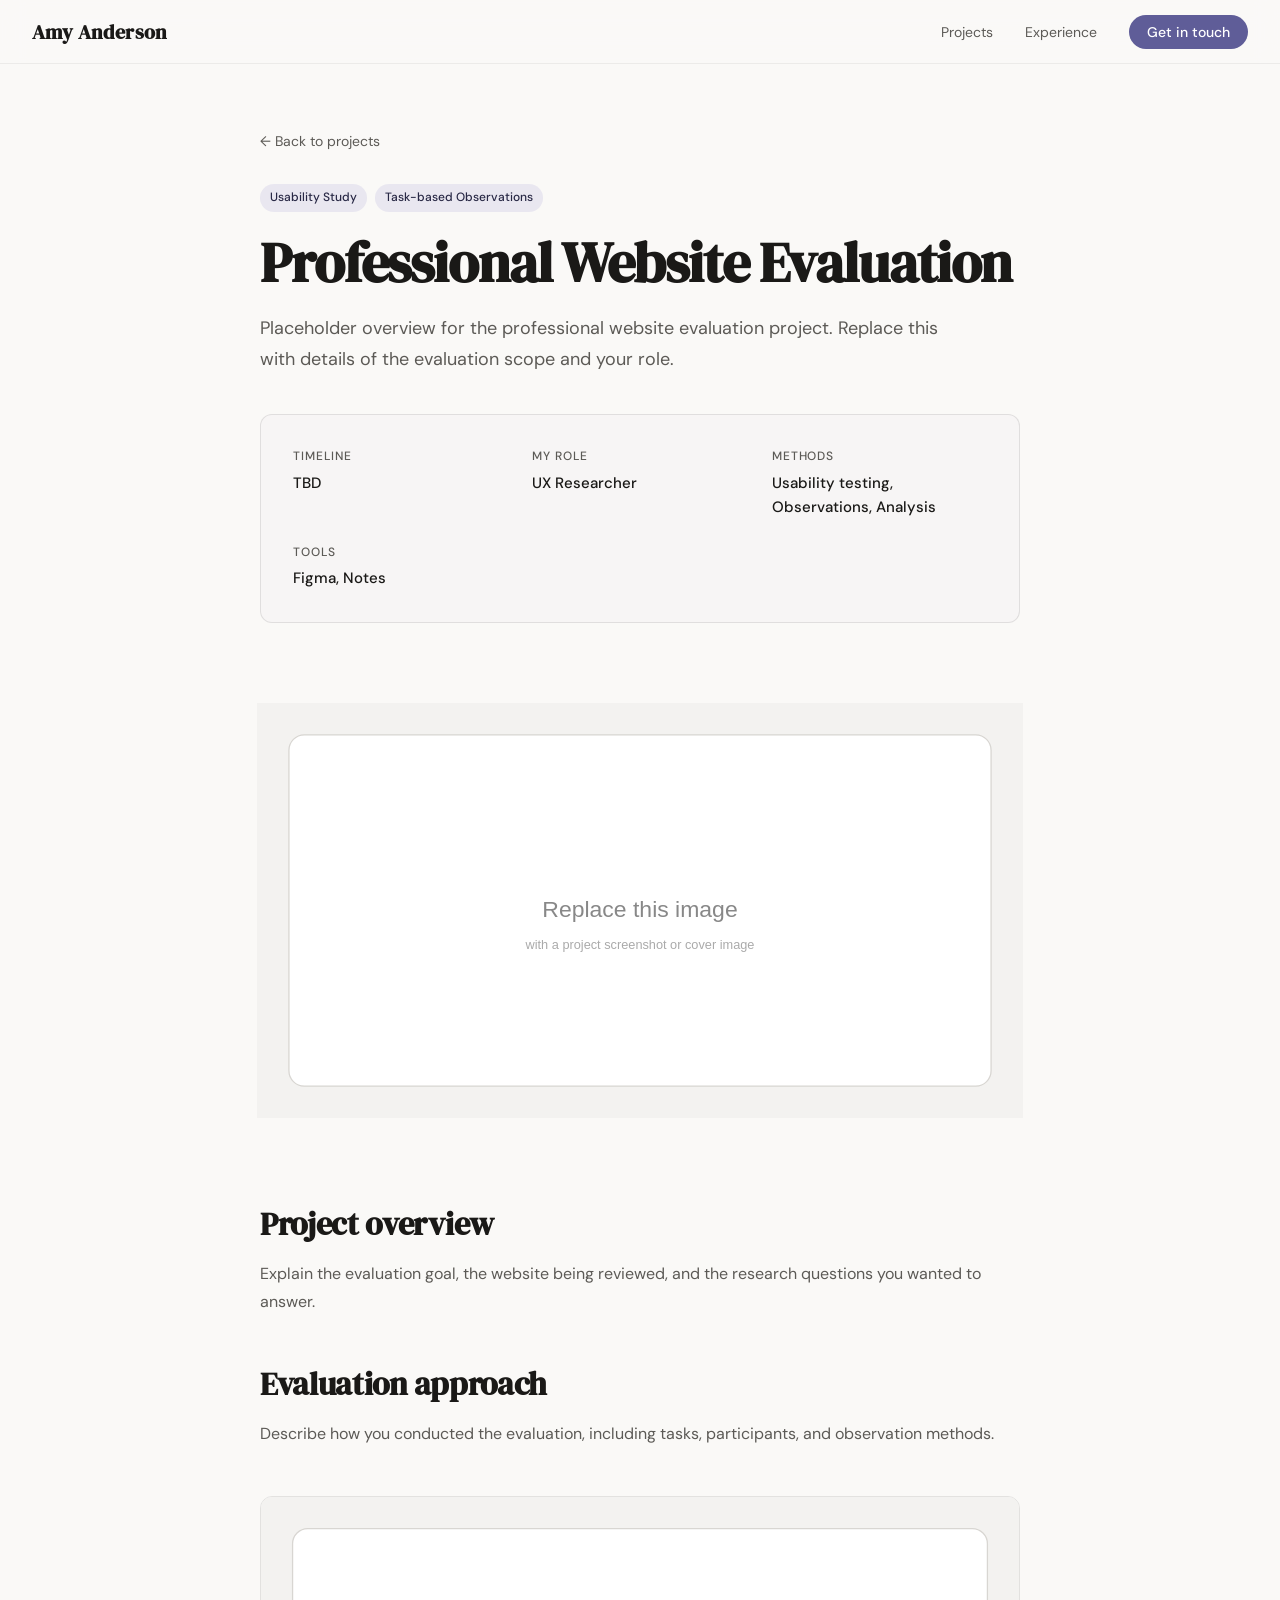
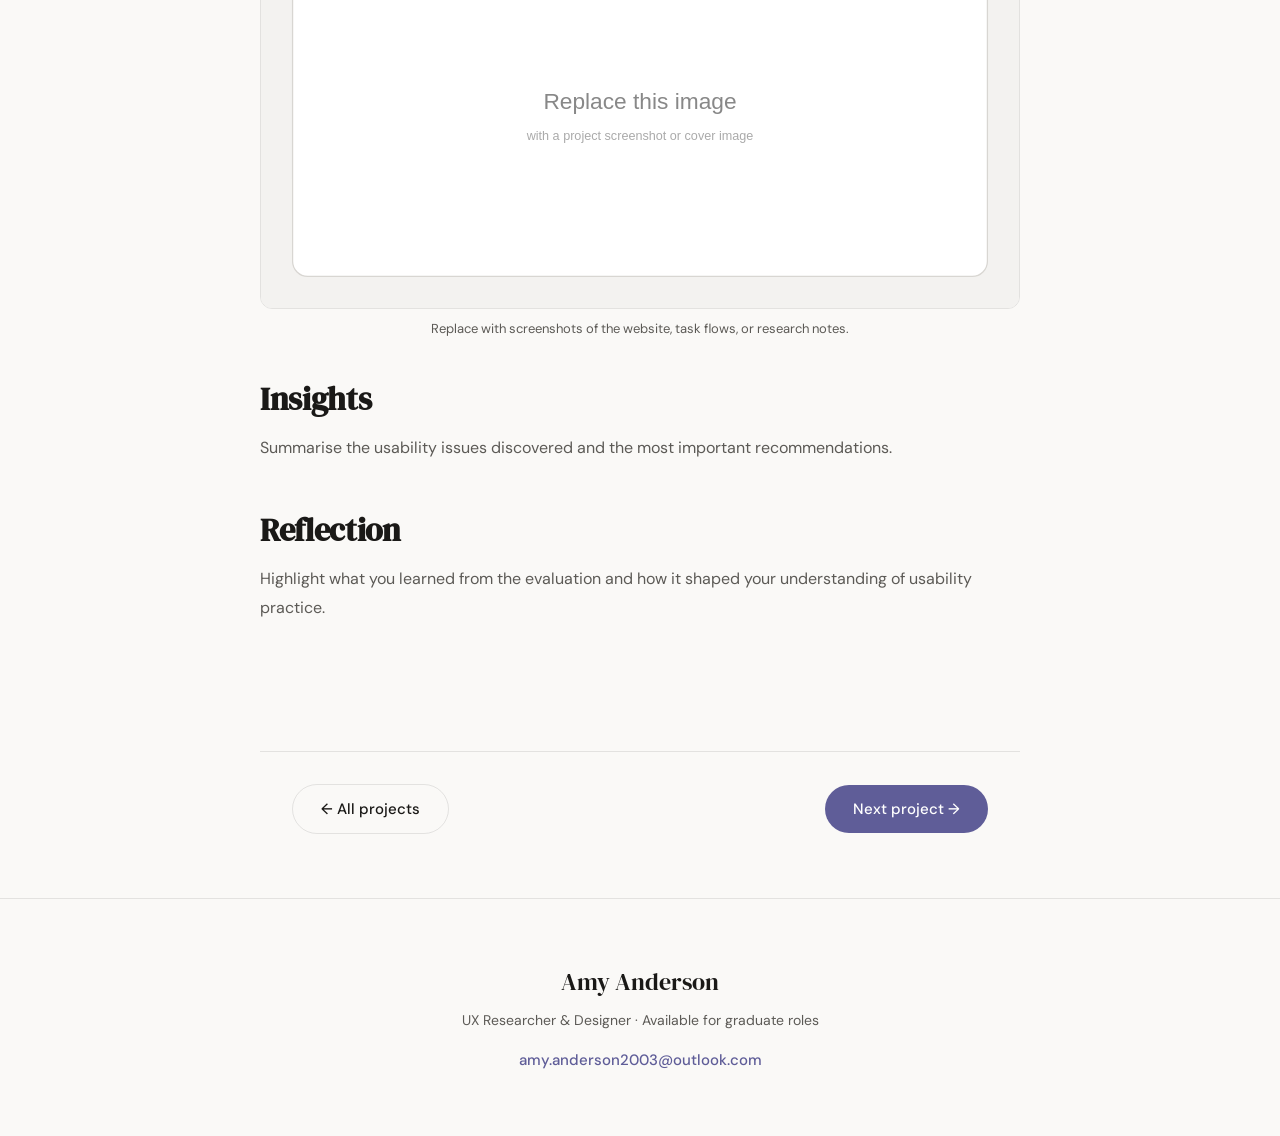
<file: project-professional-website-evaluation.html>
<!DOCTYPE html>
<html lang="en">
<head>
  <meta charset="UTF-8" />
  <meta name="viewport" content="width=device-width, initial-scale=1.0" />
  <title>Amy Anderson – Professional Website Evaluation</title>
  <link rel="icon" type="image/x-icon" href="images/favicon.png">
  <link rel="preconnect" href="https://fonts.googleapis.com" />
  <link rel="preconnect" href="https://fonts.gstatic.com" crossorigin />
  <link href="https://fonts.googleapis.com/css2?family=DM+Sans:ital,opsz,wght@0,9..40,300;0,9..40,400;0,9..40,500;0,9..40,600;1,9..40,300&family=DM+Serif+Display:ital@0;1&display=swap" rel="stylesheet" />
  <link rel="stylesheet" href="css/style.css" />
  <link rel="stylesheet" href="css/project.css" />
</head>
<body>

  <!-- NAV -->
  <nav class="nav">
    <a href="index.html" class="nav-logo">Amy Anderson</a>
    <ul class="nav-links">
      <li><a href="index.html#projects">Projects</a></li>
      <li><a href="index.html#experience">Experience</a></li>
      <li><a href="mailto:amy.anderson2003@outlook.com" class="nav-cta">Get in touch</a></li>
    </ul>
  </nav>

  <!-- PROJECT HERO -->
  <header class="project-hero">
    <div class="project-hero__inner">
      <a href="index.html#projects" class="project-back">← Back to projects</a>
      <div class="project-hero__tags">
        <span class="project-tag">Usability Study</span>
        <span class="project-tag">Task-based Observations</span>
      </div>
      <h1 class="project-hero__title">Professional Website Evaluation</h1>
      <p class="project-hero__summary">
        Placeholder overview for the professional website evaluation project. Replace this with details of the evaluation scope and your role.
      </p>
      <div class="project-hero__meta">
        <div class="project-meta-item">
          <span class="project-meta-label">Timeline</span>
          <span class="project-meta-value">TBD</span>
        </div>
        <div class="project-meta-item">
          <span class="project-meta-label">My role</span>
          <span class="project-meta-value">UX Researcher</span>
        </div>
        <div class="project-meta-item">
          <span class="project-meta-label">Methods</span>
          <span class="project-meta-value">Usability testing, Observations, Analysis</span>
        </div>
        <div class="project-meta-item">
          <span class="project-meta-label">Tools</span>
          <span class="project-meta-value">Figma, Notes</span>
        </div>
      </div>
    </div>
  </header>

  <!-- PROJECT COVER -->
  <div class="project-cover">
    <img src="images/placeholder.svg" alt="Placeholder project cover image" />
  </div>

  <!-- MAIN CONTENT -->
  <main class="project-body">
    <div class="project-body__inner">
      <section class="project-section">
        <h2 class="project-h2">Project overview</h2>
        <p>Explain the evaluation goal, the website being reviewed, and the research questions you wanted to answer.</p>
      </section>

      <section class="project-section">
        <h2 class="project-h2">Evaluation approach</h2>
        <p>Describe how you conducted the evaluation, including tasks, participants, and observation methods.</p>
      </section>

      <figure class="project-figure">
        <img src="images/placeholder.svg" alt="Placeholder image" />
        <figcaption>Replace with screenshots of the website, task flows, or research notes.</figcaption>
      </figure>

      <section class="project-section">
        <h2 class="project-h2">Insights</h2>
        <p>Summarise the usability issues discovered and the most important recommendations.</p>
      </section>

      <section class="project-section">
        <h2 class="project-h2">Reflection</h2>
        <p>Highlight what you learned from the evaluation and how it shaped your understanding of usability practice.</p>
      </section>
    </div>
  </main>

  <div class="project-nav-footer">
    <a href="index.html#projects" class="btn btn-ghost">← All projects</a>
    <a href="project-smo.html" class="btn btn-primary">Next project →</a>
  </div>

  <footer class="footer">
    <p class="footer-name">Amy Anderson</p>
    <p class="footer-sub">UX Researcher & Designer · Available for graduate roles</p>
    <a href="mailto:amy.anderson2003@outlook.com" class="footer-email">amy.anderson2003@outlook.com</a>
  </footer>

  <script src="../js/main.js"></script>
</body>
</html>
</file>
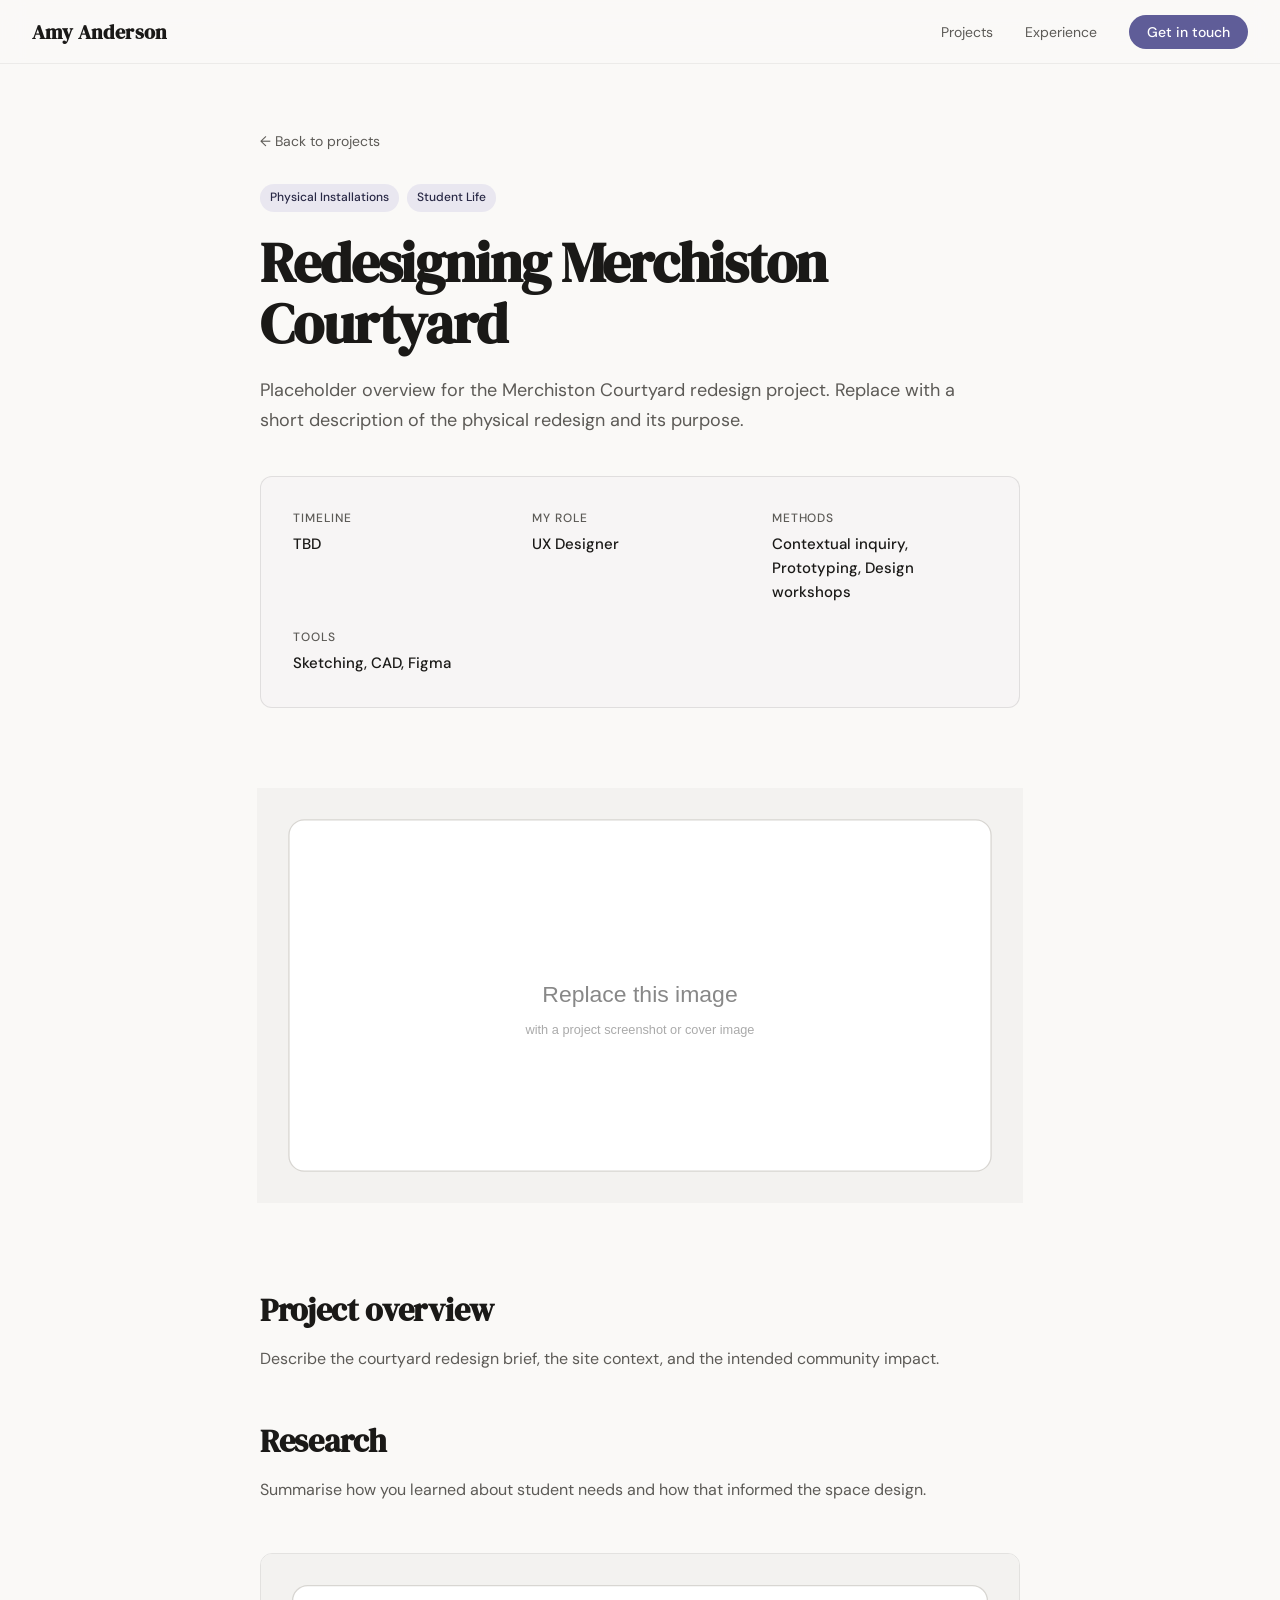
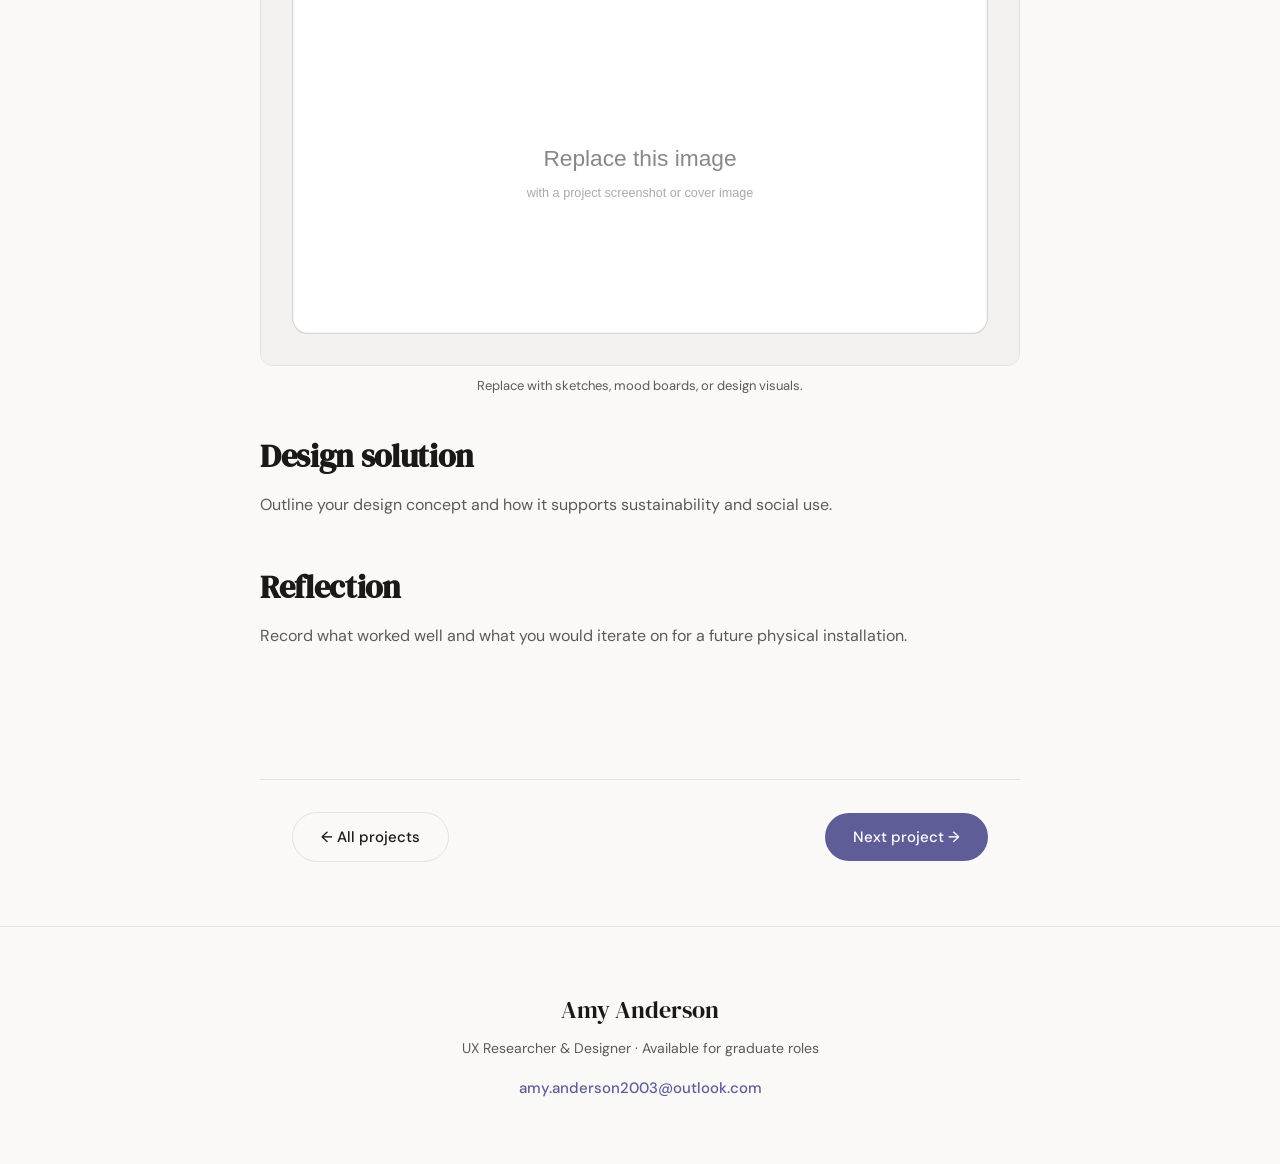
<file: project-redesigning-merchiston-courtyard.html>
<!DOCTYPE html>
<html lang="en">
<head>
  <meta charset="UTF-8" />
  <meta name="viewport" content="width=device-width, initial-scale=1.0" />
  <title>Amy Anderson – Redesigning Merchiston Courtyard</title>
  <link rel="icon" type="image/x-icon" href="images/favicon.png">
  <link rel="preconnect" href="https://fonts.googleapis.com" />
  <link rel="preconnect" href="https://fonts.gstatic.com" crossorigin />
  <link href="https://fonts.googleapis.com/css2?family=DM+Sans:ital,opsz,wght@0,9..40,300;0,9..40,400;0,9..40,500;0,9..40,600;1,9..40,300&family=DM+Serif+Display:ital@0;1&display=swap" rel="stylesheet" />
  <link rel="stylesheet" href="css/style.css" />
  <link rel="stylesheet" href="css/project.css" />
</head>
<body>

  <!-- NAV -->
  <nav class="nav">
    <a href="index.html" class="nav-logo">Amy Anderson</a>
    <ul class="nav-links">
      <li><a href="index.html#projects">Projects</a></li>
      <li><a href="index.html#experience">Experience</a></li>
      <li><a href="mailto:amy.anderson2003@outlook.com" class="nav-cta">Get in touch</a></li>
    </ul>
  </nav>

  <!-- PROJECT HERO -->
  <header class="project-hero">
    <div class="project-hero__inner">
      <a href="index.html#projects" class="project-back">← Back to projects</a>
      <div class="project-hero__tags">
        <span class="project-tag">Physical Installations</span>
        <span class="project-tag">Student Life</span>
      </div>
      <h1 class="project-hero__title">Redesigning Merchiston Courtyard</h1>
      <p class="project-hero__summary">
        Placeholder overview for the Merchiston Courtyard redesign project. Replace with a short description of the physical redesign and its purpose.
      </p>
      <div class="project-hero__meta">
        <div class="project-meta-item">
          <span class="project-meta-label">Timeline</span>
          <span class="project-meta-value">TBD</span>
        </div>
        <div class="project-meta-item">
          <span class="project-meta-label">My role</span>
          <span class="project-meta-value">UX Designer</span>
        </div>
        <div class="project-meta-item">
          <span class="project-meta-label">Methods</span>
          <span class="project-meta-value">Contextual inquiry, Prototyping, Design workshops</span>
        </div>
        <div class="project-meta-item">
          <span class="project-meta-label">Tools</span>
          <span class="project-meta-value">Sketching, CAD, Figma</span>
        </div>
      </div>
    </div>
  </header>

  <!-- PROJECT COVER -->
  <div class="project-cover">
    <img src="images/placeholder.svg" alt="Placeholder project cover image" />
  </div>

  <!-- MAIN CONTENT -->
  <main class="project-body">
    <div class="project-body__inner">
      <section class="project-section">
        <h2 class="project-h2">Project overview</h2>
        <p>Describe the courtyard redesign brief, the site context, and the intended community impact.</p>
      </section>

      <section class="project-section">
        <h2 class="project-h2">Research</h2>
        <p>Summarise how you learned about student needs and how that informed the space design.</p>
      </section>

      <figure class="project-figure">
        <img src="images/placeholder.svg" alt="Placeholder image" />
        <figcaption>Replace with sketches, mood boards, or design visuals.</figcaption>
      </figure>

      <section class="project-section">
        <h2 class="project-h2">Design solution</h2>
        <p>Outline your design concept and how it supports sustainability and social use.</p>
      </section>

      <section class="project-section">
        <h2 class="project-h2">Reflection</h2>
        <p>Record what worked well and what you would iterate on for a future physical installation.</p>
      </section>
    </div>
  </main>

  <div class="project-nav-footer">
    <a href="index.html#projects" class="btn btn-ghost">← All projects</a>
    <a href="project-memories-across-time.html" class="btn btn-primary">Next project →</a>
  </div>

  <footer class="footer">
    <p class="footer-name">Amy Anderson</p>
    <p class="footer-sub">UX Researcher & Designer · Available for graduate roles</p>
    <a href="mailto:amy.anderson2003@outlook.com" class="footer-email">amy.anderson2003@outlook.com</a>
  </footer>

  <script src="../js/main.js"></script>
</body>
</html>
</file>
<file: css/style.css>
/* ─── RESET & BASE ─────────────────────────────────────────── */
*, *::before, *::after { box-sizing: border-box; margin: 0; padding: 0; }

:root {
  --accent: #5f5d98;
  --accent-light: #E2E1F4;
  --accent-dark: #282845;
  --bg: #faf9f7;
  --bg-tint: #F7F5F5;
  --surface: #ffffff;
  --text-primary: #1a1917;
  --text-secondary: #5c5a56;
  --text-muted: #9c9a96;
  --border: rgba(26, 25, 23, 0.1);
  --font-sans: 'DM Sans', sans-serif;
  --font-serif: 'DM Serif Display', serif;
  --radius-sm: 6px;
  --radius-md: 12px;
  --radius-lg: 20px;
  --max-width: 1100px;
  --nav-height: 64px;
}

html { scroll-behavior: smooth; }

body {
  font-family: var(--font-sans);
  background: var(--bg);
  color: var(--text-primary);
  line-height: 1.6;
  -webkit-font-smoothing: antialiased;
}

/* ─── NAV ───────────────────────────────────────────────────── */
.nav {
  position: fixed;
  top: 0; left: 0; right: 0;
  height: var(--nav-height);
  display: flex;
  align-items: center;
  justify-content: space-between;
  padding: 0 2rem;
  background: rgba(250, 249, 247, 0.88);
  backdrop-filter: blur(12px);
  -webkit-backdrop-filter: blur(12px);
  border-bottom: 1px solid var(--border);
  z-index: 100;
}

.nav-logo {
  font-family: var(--font-serif);
  font-size: 1.25rem;
  color: var(--text-primary);
  text-decoration: none;
  letter-spacing: 0.02em;
  font-weight:bold;
}

.nav-links {
  list-style: none;
  display: flex;
  align-items: center;
  gap: 2rem;
}

.nav-links a {
  text-decoration: none;
  font-size: 0.875rem;
  color: var(--text-secondary);
  transition: color 0.2s;
}

.nav-links a:hover { color: var(--text-primary); }

.nav-cta {
  background: var(--accent) !important;
  color: #fff !important;
  padding: 0.5rem 1.125rem;
  border-radius: 999px;
  font-weight: 500;
  transition: background 0.2s !important;
}

.nav-cta:hover { background: var(--accent-dark) !important; }

/* ─── HERO ───────────────────────────────────────────────────── */
.hero {
  min-height: 70vh;
  display: grid;
  grid-template-columns: 1fr 1fr;
  align-items: center;
  max-width: var(--max-width);
  margin: 0 auto;
  position: relative;
  gap: 2rem;
  padding: calc(var(--nav-height) + 2rem) 2rem 4rem;
}

.hero-content {
  width: 100%;
  max-width: 38rem;
}

.hero-photo {
  display: flex;
  justify-content: flex-end;
  align-items: center;
  height: 100%;
  min-height: 500px;
  align-self: start;
}

.hero-photo img {
  width: 100%;
  max-width: 400px;
  border-radius: 20%;
}

@media (max-width: 768px) {
  .hero {
    display: flex;
    flex-direction: column;
    align-items: center;
    text-align: center;
    padding: calc(var(--nav-height) + 2rem) 1.25rem 2rem;
    gap: 1.5rem;
    min-height: auto;
  }

  .hero-content {
    width: 100%;
    max-width: 38rem;
    margin: 0 auto;
  }

  .hero-tag,
  .hero-heading,
  .hero-sub {
    margin-left: auto;
    margin-right: auto;
  }

  .hero-actions {
    justify-content: center;
  }

  .hero-photo {
    width: 100%;
    max-width: 320px;
    justify-content: center;
    min-height: auto;
    align-self: center;
  }

  .hero-photo img {
    max-width: 100%;
  }
}

@media (min-width: 769px) {
  .hero {
    display: grid;
    grid-template-columns: 1fr 1fr;
    align-items: center;
    text-align: left;
  }

  .hero-content {
    margin: 0;
    width: 100%;
    max-width: 38rem;
  }

  .hero-actions {
    justify-content: flex-start;
  }

  .hero-photo {
    width: auto;
    max-width: none;
    justify-content: flex-end;
    align-self: start;
  }
}

.hero-tag {
  display: inline-flex;
  align-items: center;
  gap: 0.5rem;
  font-size: 0.8125rem;
  font-weight: 500;
  color: var(--accent);
  background: var(--accent-light);
  padding: 0.375rem 0.875rem;
  border-radius: 999px;
  margin-bottom: 2rem;
  width: fit-content;
}

.hero-tag::before {
  content: '';
  width: 6px;
  height: 6px;
  border-radius: 50%;
  background: var(--accent);
  animation: pulse 2s infinite;
}

@keyframes pulse {
  0%, 100% { opacity: 1; transform: scale(1); }
  50% { opacity: 0.5; transform: scale(0.8); }
}

.hero-heading {
  font-family: var(--font-serif);
  font-size: clamp(3rem, 8vw, 6rem);
  line-height: 1.05;
  letter-spacing: -0.02em;
  margin-bottom: 1.5rem;
  max-width: 14ch;
}

.hero-heading__intro,
.hero-heading__role,
.hero-accent {
  display: block;
}

.hero-heading__intro {
  white-space: nowrap;
}

.hero-accent {
  color: var(--accent);
  font-style: italic;
}

.hero-sub {
  font-size: clamp(1rem, 2vw, 1.2rem);
  color: var(--text-secondary);
  max-width: 52ch;
  line-height: 1.7;
  margin-bottom: 2.5rem;
}

.hero-actions {
  display: flex;
  gap: 1rem;
  flex-wrap: wrap;
}

.btn {
  display: inline-flex;
  align-items: center;
  padding: 0.75rem 1.75rem;
  border-radius: 999px;
  font-family: var(--font-sans);
  font-size: 0.9375rem;
  font-weight: 500;
  text-decoration: none;
  transition: all 0.2s;
  cursor: pointer;
  border: none;
}

.btn-primary {
  background: var(--accent);
  color: #fff;
}

.btn-primary:hover {
  background: var(--accent-dark);
  transform: translateY(-1px);
}

.btn-ghost {
  background: transparent;
  color: var(--text-primary);
  border: 1.5px solid var(--border);
}

.btn-ghost:hover {
  border-color: var(--text-primary);
  transform: translateY(-1px);
}

.hero-scroll-hint {
  position: absolute;
  bottom: 2.5rem;
  left: 2rem;
  display: flex;
  flex-direction: column;
  align-items: center;
  gap: 6px;
}

.hero-scroll-hint span {
  width: 1px;
  height: 48px;
  background: linear-gradient(to bottom, transparent, var(--text-muted));
  animation: scroll-line 2s ease-in-out infinite;
}

@keyframes scroll-line {
  0% { transform: scaleY(0); transform-origin: top; }
  50% { transform: scaleY(1); transform-origin: top; }
  51% { transform: scaleY(1); transform-origin: bottom; }
  100% { transform: scaleY(0); transform-origin: bottom; }
}

/* ─── SECTIONS ───────────────────────────────────────────────── */
.section {
  padding: 6rem 2rem;
}

.section--tinted {
  background: var(--bg-tint);
}

.section > * {
  max-width: var(--max-width);
  margin-left: auto;
  margin-right: auto;
}

.section-header {
  max-width: var(--max-width);
  margin: 0 auto 3.5rem;
}

.section-label {
  display: block;
  font-size: 0.8125rem;
  font-weight: 500;
  text-transform: uppercase;
  letter-spacing: 0.1em;
  color: var(--accent);
  margin-bottom: 0.5rem;
}

.section-title {
  font-family: var(--font-serif);
  font-size: clamp(2rem, 5vw, 3rem);
  line-height: 1.1;
  letter-spacing: -0.02em;
}

/* ─── PROJECTS ───────────────────────────────────────────────── */
.projects-grid {
  max-width: var(--max-width);
  margin: 0 auto;
  display: grid;
  grid-template-columns: repeat(2, 1fr);
  grid-template-rows: auto auto;
  gap: 1.5rem;
}

#projects{
	padding-top:50px;
}

.project-card {
  background: var(--surface);
  border: 1px solid var(--border);
  border-radius: var(--radius-lg);
  padding: 2rem;
  display: flex;
  flex-direction: column;
  gap: 1rem;
  transition: transform 0.25s, box-shadow 0.25s;
  position: relative;
  overflow: hidden;
}

.project-card::before {
  content: '';
  position: absolute;
  top: 200px;  /* removes the top positioning */
  left: 0; right: 0;
  height: 3px;
  background: var(--accent);
  transform: scaleX(0);
  transform-origin: left;
  transition: transform 0.3s;
}

.project-card--featured::before {
  top: 320px;
}

.project-card:hover { transform: translateY(-4px); box-shadow: 0 12px 40px rgba(0,0,0,0.08); }
.project-card:hover::before { transform: scaleX(1); }

.project-card--featured {
  grid-column: span 2;
  background: var(--accent-light);
  border-color: rgba(95, 93, 152, 0.2);
  flex-direction: column;
  align-items: flex-start;
  gap: 2rem;
}

.project-card--featured::before { background: var(--accent); }

.project-card--featured .project-card__title {
  font-size: 1.5rem;
}

.project-card--featured .project-card__desc {
  max-width: 60ch;
}

.project-card__image {
  width: calc(100% + 4rem);
  height: 200px;
  object-fit: cover;
  object-position: top;
  border-radius: var(--radius-lg) var(--radius-lg) 0 0;
  margin: -2rem -2rem 1rem -2rem;
  background-color: #ffffff;
}

.project-card--featured .project-card__image {
  height: 320px;
  padding:20px 20px 0 20px;
}

.project-card__meta {
  display: flex;
  gap: 0.5rem;
  flex-wrap: wrap;
}

.project-tag {
  font-size: 0.75rem;
  font-weight: 500;
  color: var(--accent-dark);
  background: rgba(104, 102, 184, 0.12);
  padding: 0.25rem 0.625rem;
  border-radius: 999px;
}

.project-card--featured .project-tag {
  background: rgba(95, 93, 152, 0.18);
}

.project-card__title {
  font-family: var(--font-serif);
  font-size: 1.25rem;
  line-height: 1.25;
  color: var(--text-primary);
}

.project-card__desc {
  font-size: 0.9375rem;
  color: var(--text-secondary);
  line-height: 1.65;
  flex: 1;
}

.project-card__link {
  font-size: 0.875rem;
  font-weight: 500;
  color: var(--accent);
  text-decoration: none;
  margin-top: auto;
  transition: gap 0.2s;
  align-self: flex-start;
}

.project-card__link:hover { text-decoration: underline; }

/* ─── EXPERIENCE ─────────────────────────────────────────────── */
.experience-list {
  max-width: var(--max-width);
  margin: 0 auto;
  display: flex;
  flex-direction: column;
  gap: 0;
}

.experience-item {
  display: grid;
  grid-template-columns: 220px 1fr;
  gap: 3rem;
  padding: 2.5rem 0;
  border-bottom: 1px solid var(--border);
}

.experience-item:last-child { border-bottom: none; }

.experience-item__left {
  display: flex;
  flex-direction: column;
  gap: 0.25rem;
  padding-top: 0.25rem;
}

.experience-year {
  font-size: 0.875rem;
  font-weight: 500;
  color: var(--text-secondary);
}

.experience-org {
  font-size: 0.9375rem;
  font-weight: 600;
  color: var(--text-primary);
}

.experience-title {
  font-family: var(--font-serif);
  font-size: 1.375rem;
  margin-bottom: 0.75rem;
}

.experience-desc {
  font-size: 0.9375rem;
  color: var(--text-secondary);
  line-height: 1.7;
  margin-bottom: 1.25rem;
}

.experience-skills {
  display: flex;
  flex-wrap: wrap;
  gap: 0.5rem;
}

.skill-pill {
  font-size: 0.75rem;
  font-weight: 500;
  color: var(--text-secondary);
  background: var(--bg-tint);
  border: 1px solid var(--border);
  padding: 0.3rem 0.75rem;
  border-radius: 999px;
}

/* ─── FOOTER ─────────────────────────────────────────────────── */
.footer {
  padding: 4rem 2rem;
  text-align: center;
  border-top: 1px solid var(--border);
  display: flex;
  flex-direction: column;
  gap: 0.5rem;
  align-items: center;
}

.footer-name {
  font-family: var(--font-serif);
  font-size: 1.5rem;
}

.footer-sub {
  font-size: 0.875rem;
  color: var(--text-secondary);
}

.footer-email {
  margin-top: 0.5rem;
  font-size: 0.9375rem;
  font-weight: 500;
  color: var(--accent);
  text-decoration: none;
}

.footer-email:hover { text-decoration: underline; }

/* ─── ANIMATIONS ─────────────────────────────────────────────── */
.fade-in {
  opacity: 0;
  transform: translateY(24px);
  transition: opacity 0.8s ease, transform 0.8s ease;
}

.fade-in.visible {
  opacity: 1;
  transform: none;
}

/* ─── RESPONSIVE ─────────────────────────────────────────────── */
@media (max-width: 900px) {
  .nav-links li:not(:last-child) { display: none; }

  .projects-grid {
    grid-template-columns: 1fr;
  }

  .project-card--featured {
    grid-column: span 1;
    flex-direction: column;
  }

  .experience-item {
    grid-template-columns: 1fr;
    gap: 0.5rem;
  }

  .experience-item__left {
    flex-direction: row;
    gap: 1rem;
    align-items: baseline;
  }
}
</file>
<file: css/project.css>
/* ─── PROJECT HERO ───────────────────────────────────────────── */
.project-hero {
  padding: calc(var(--nav-height) + 4rem) 2rem 3rem;
  background: var(--bg);
}

.project-hero__inner {
  max-width: 760px;
  margin: 0 auto;
}

.project-back {
  display: inline-block;
  font-size: 0.875rem;
  color: var(--text-secondary);
  text-decoration: none;
  margin-bottom: 2rem;
  transition: color 0.2s;
}

.project-back:hover { color: var(--accent); }

.project-hero__tags {
  display: flex;
  gap: 0.5rem;
  flex-wrap: wrap;
  margin-bottom: 1.25rem;
}

.project-hero__title {
  font-family: var(--font-serif);
  font-size: clamp(2.25rem, 5vw, 3.5rem);
  line-height: 1.1;
  letter-spacing: -0.02em;
  margin-bottom: 1.25rem;
}

.project-hero__summary {
  font-size: 1.125rem;
  color: var(--text-secondary);
  line-height: 1.7;
  max-width: 58ch;
  margin-bottom: 2.5rem;
}

.project-hero__meta {
  display: grid;
  grid-template-columns: repeat(auto-fit, minmax(160px, 1fr));
  gap: 1.5rem;
  padding: 2rem;
  background: var(--bg-tint);
  border-radius: var(--radius-md);
  border: 1px solid var(--border);
}

.project-meta-item {
  display: flex;
  flex-direction: column;
  gap: 0.25rem;
}

.project-meta-label {
  font-size: 0.75rem;
  font-weight: 500;
  text-transform: uppercase;
  letter-spacing: 0.08em;
  color: var(--text-secondary);
}

.project-meta-value {
  font-size: 0.9375rem;
  color: var(--text-primary);
  font-weight: 500;
}

/* ─── COVER IMAGE ────────────────────────────────────────────── */
.project-cover {
  max-width: 830px;
  margin: 2rem auto;
  padding: 0 2rem;
}

.project-cover img {
  width: 100%;
  object-fit: cover;
}

/* ─── BODY CONTENT ───────────────────────────────────────────── */
.project-body {
  padding: 3rem 2rem 5rem;
}

.project-body__inner {
  max-width: 760px;
  margin: 0 auto;
}

.project-body li{
	color:var(--text-secondary);
}

/* ─── SECTIONS ───────────────────────────────────────────────── */
.project-section {
  margin-bottom: 3rem;
}

.project-section p {
  font-size: 1rem;
  line-height: 1.8;
  color: var(--text-secondary);
  margin-bottom: 1.25rem;
  max-width: 68ch;
}

.project-section p:last-child { margin-bottom: 0; }

/* ─── HEADINGS ───────────────────────────────────────────────── */
.project-h2 {
  font-family: var(--font-serif);
  font-size: clamp(1.5rem, 3vw, 2rem);
  line-height: 1.2;
  letter-spacing: -0.01em;
  margin-bottom: 1rem;
  color: var(--text-primary);
}

.project-h3 {
  font-size: 1rem;
  font-weight: 600;
  color: var(--text-primary);
  margin-bottom: 0.75rem;
  margin-top: 1.75rem;
}

/* ─── FIGURES ────────────────────────────────────────────────── */
.project-figure {
  margin: 2.5rem 0;
}

.project-figure img,
.project-video video,
.project-video iframe {
  width: 100%;
  border-radius: var(--radius-md);
  border: 1px solid var(--border);
  display: block;
}

.project-figure figcaption {
  font-size: 0.8125rem;
  color: var(--text-secondary);
  margin-top: 0.625rem;
  text-align: center;
}

.project-figure--full {
  margin-left: calc(-1 * ((1100px - 760px) / 2));
  margin-right: calc(-1 * ((1100px - 760px) / 2));
  max-width: 1100px;
}

.project-figures-grid {
  display: grid;
  grid-template-columns: 1fr 1fr;
  gap: 1rem;
  margin: 2.5rem 0;
}

/* ─── PULL QUOTE ─────────────────────────────────────────────── */
.project-quote {
  border-left: 3px solid var(--accent);
  margin: 2rem 0;
  padding: 1rem 1.5rem;
  background: var(--accent-light);
  border-radius: 0 var(--radius-sm) var(--radius-sm) 0;
  font-family: var(--font-serif);
  font-size: 1.125rem;
  line-height: 1.6;
  color: var(--text-primary);
  font-style: italic;
}

/* ─── BOTTOM NAV ─────────────────────────────────────────────── */
.project-nav-footer {
  display: flex;
  justify-content: space-between;
  align-items: center;
  max-width: 760px;
  margin: 0 auto;
  padding: 2rem 2rem 4rem;
  border-top: 1px solid var(--border);
}

/* ─── RESPONSIVE ─────────────────────────────────────────────── */
@media (max-width: 768px) {
  .project-figures-grid {
    grid-template-columns: 1fr;
  }

  .project-figure--full {
    margin-left: 0;
    margin-right: 0;
  }

  .project-nav-footer {
    flex-direction: column;
    gap: 1rem;
    text-align: center;
  }
}

/* ─── STATS BLOCK ────────────────────────────────────────────── */
.project-stats {
  display: grid;
  grid-template-columns: repeat(auto-fit, minmax(180px, 1fr));
  gap: 1.5rem;
  margin: 2.5rem 0;
  padding: 2rem;
  background: var(--accent-light);
  border-radius: var(--radius-md);
  border: 1px solid rgba(95, 93, 152,, 0.2);
}

.project-stat {
  display: flex;
  flex-direction: column;
  gap: 0.375rem;
}

.project-stat__number {
  font-family: var(--font-serif);
  font-size: 2.5rem;
  color: var(--accent);
  line-height: 1;
}

.project-stat__label {
  font-size: 0.875rem;
  color: var(--text-secondary);
  line-height: 1.4;
}

/* ─── SIDE NAV ───────────────────────────────────────────────── */
.project-sidenav {
  position: fixed;
  left: 2rem;
  top: calc(var(--nav-height) + 2rem);
  display: flex;
  flex-direction: column;
  gap: 0.75rem;
  z-index: 50;
}

.project-sidenav a {
  font-size: 0.75rem;
  font-weight: 400;
  color: var(--text-secondary);
  text-decoration: none;
  display: flex;
  align-items: center;
  gap: 0.625rem;
  transition: color 0.2s;
  white-space: nowrap;
}

.project-sidenav a::before {
  content: '';
  display: block;
  min-width:20px;
  width: 20px;
  height: 2px;
  background: var(--text-muted);
  transition: width 0.2s, background 0.2s;
  flex-shrink: 0;
}

.project-sidenav a:hover,
.project-sidenav a.active {
  color: var(--accent);
  font-weight:400;
}

.project-sidenav a:hover::before,
.project-sidenav a.active::before {
  width: 32px;
  background: var(--accent);
}

@media (max-width: 1200px) {
  .project-sidenav { display: none; }
}

section[id] {
  scroll-margin-top: calc(var(--nav-height) + 1.5rem);
}

.project-sidenav__top {
  font-weight: 600 !important;
  color: var(--text-primary) !important;
  margin-bottom: 0.5rem;
}

.project-sidenav__top::before {
  display: none !important;
}
</file>
